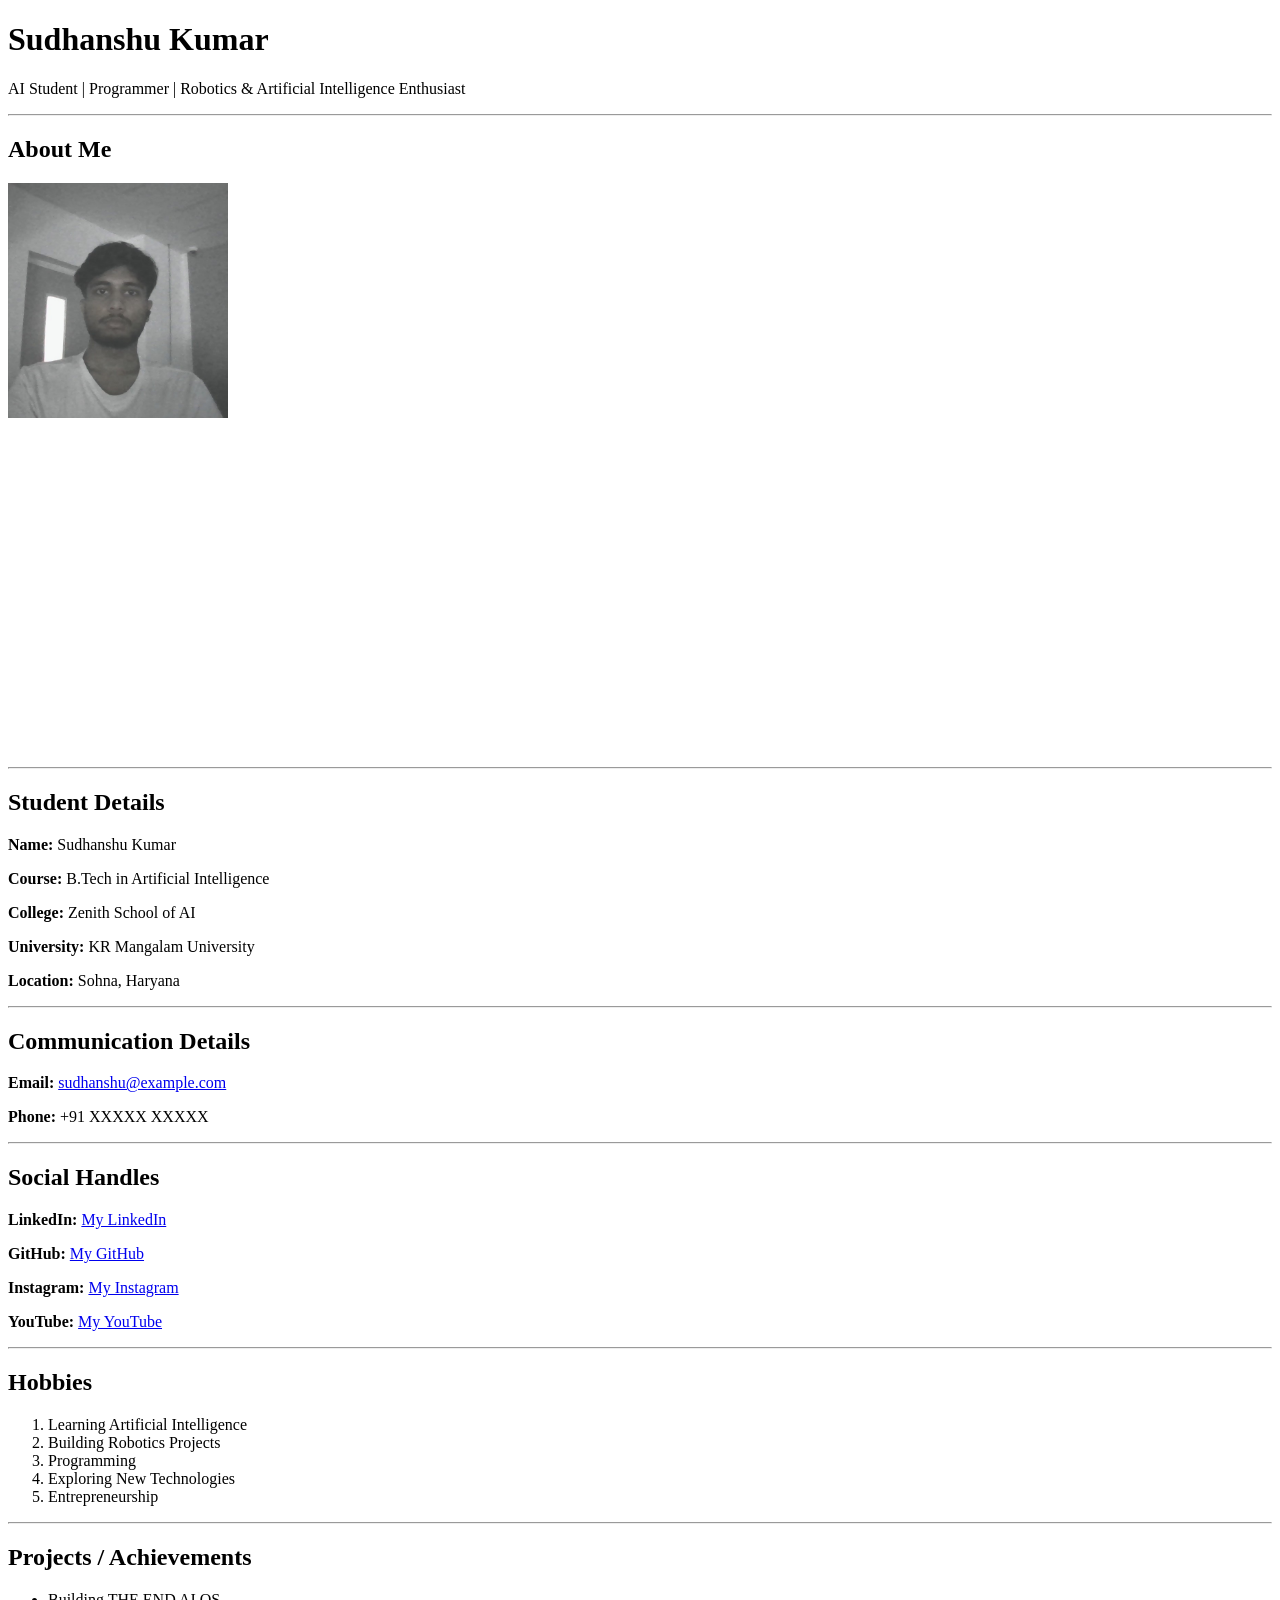
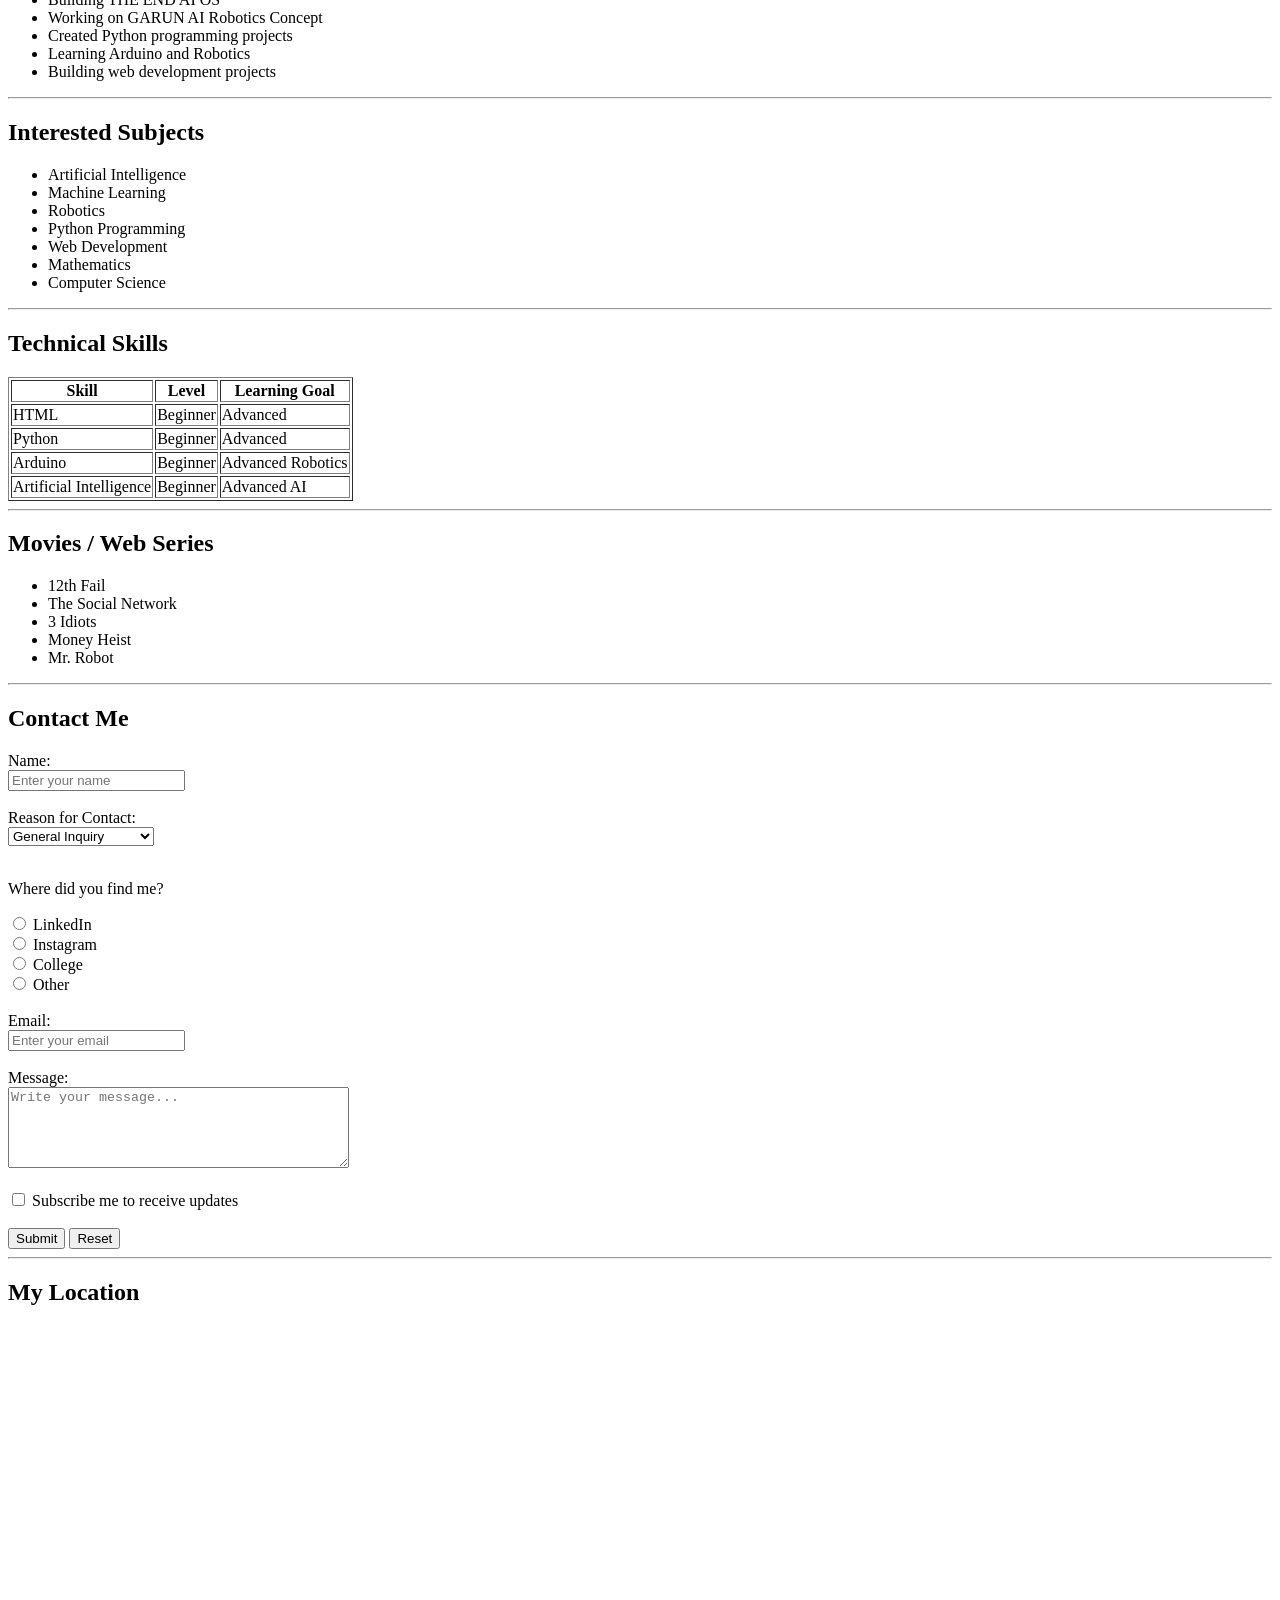
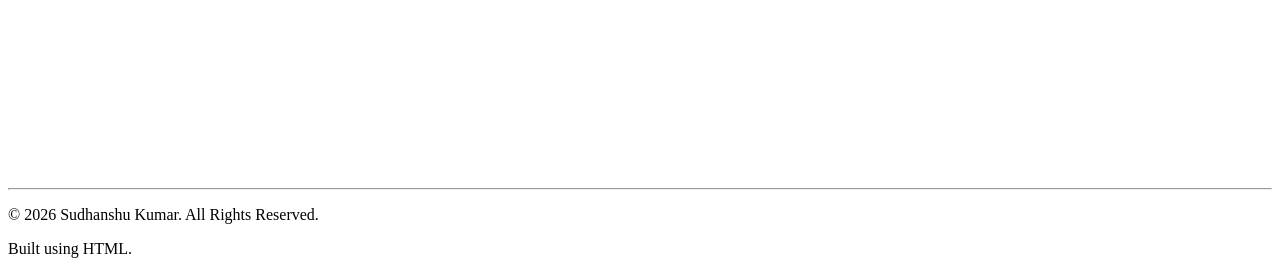
<file: 1.firstweb.html>
<!DOCTYPE html>
<html lang="en">

<head>
    <meta charset="UTF-8">
    <meta name="viewport" content="width=device-width, initial-scale=1.0">
    

    <title>Sudhanshu Kumar's Portfolio</title>
</head>

<body>

    <!-- 
         HEADER
     -->

    <header>

        <h1>Sudhanshu Kumar</h1>

        <p>
            AI Student | Programmer | Robotics & Artificial Intelligence Enthusiast
        </p>

        <hr>

    </header>


    <!-- 
         PROFILE + CAMPUS
     -->

    <section>

        <h2>About Me</h2>

        <img src="WIN_20260916_11_21_37_Pro.jpg" alt="Sudhanshu Kumar" width="220">

        <br><br>

<iframe width="560" height="315" src="https://www.youtube.com/embed/l79ATpmLRzE?si=Ukb9HYcbG9ZE6aG8"
    title="YouTube video player" frameborder="0"
    allow="accelerometer; autoplay; clipboard-write; encrypted-media; gyroscope; picture-in-picture; web-share"
    referrerpolicy="strict-origin-when-cross-origin" allowfullscreen></iframe>        </iframe>

    </section>


    <hr>


    <!-- 
         STUDENT DETAILS
     -->

    <section>

        <h2>Student Details</h2>

        <p>
            <strong>Name:</strong>
            Sudhanshu Kumar
        </p>

        <p>
            <strong>Course:</strong>
            B.Tech in Artificial Intelligence
        </p>

        <p>
            <strong>College:</strong>
            Zenith School of AI
        </p>

        <p>
            <strong>University:</strong>
            KR Mangalam University
        </p>

        <p>
            <strong>Location:</strong>
            Sohna, Haryana
        </p>

    </section>


    <hr>


    <!-- 
         COMMUNICATION DETAILS
     -->

    <section>

        <h2>Communication Details</h2>

        <p>
            <strong>Email:</strong>
            <a href="mailto:sudhanshu@example.com">
                sudhanshu@example.com
            </a>
        </p>

        <p>
            <strong>Phone:</strong>
            +91 XXXXX XXXXX
        </p>

    </section>


    <hr>


    <!-- 
         SOCIAL HANDLES
     -->

    <section>

        <h2>Social Handles</h2>

        <p>
            <strong>LinkedIn:</strong>
            <a href="https://www.linkedin.com/" target="_blank">
                My LinkedIn
            </a>
        </p>

        <p>
            <strong>GitHub:</strong>
            <a href="https://github.com/" target="_blank">
                My GitHub
            </a>
        </p>

        <p>
            <strong>Instagram:</strong>
            <a href="https://www.instagram.com/" target="_blank">
                My Instagram
            </a>
        </p>

        <p>
            <strong>YouTube:</strong>
            <a href="https://www.youtube.com/" target="_blank">
                My YouTube
            </a>
        </p>

    </section>


    <hr>


    <!-- 
         HOBBIES
     -->

    <section>

        <h2>Hobbies</h2>

        <ol>

            <li>Learning Artificial Intelligence</li>

            <li>Building Robotics Projects</li>

            <li>Programming</li>

            <li>Exploring New Technologies</li>

            <li>Entrepreneurship</li>

        </ol>

    </section>


    <hr>


    <!-- 
         PROJECTS
     -->

    <section>

        <h2>Projects / Achievements</h2>

        <ul>

            <li>
                Building THE END AI OS
            </li>

            <li>
                Working on GARUN AI Robotics Concept
            </li>

            <li>
                Created Python programming projects
            </li>

            <li>
                Learning Arduino and Robotics
            </li>

            <li>
                Building web development projects
            </li>

        </ul>

    </section>


    <hr>


    <!-- 
         INTERESTED SUBJECTS
     -->

    <section>

        <h2>Interested Subjects</h2>

        <ul>

            <li>Artificial Intelligence</li>

            <li>Machine Learning</li>

            <li>Robotics</li>

            <li>Python Programming</li>

            <li>Web Development</li>

            <li>Mathematics</li>

            <li>Computer Science</li>

        </ul>

    </section>


    <hr>


    <!-- 
         SKILLS
     -->

    <section>

        <h2>Technical Skills</h2>

        <table border="1">

            <tr>
                <th>Skill</th>
                <th>Level</th>
                <th>Learning Goal</th>
            </tr>

            <tr>
                <td>HTML</td>
                <td>Beginner</td>
                <td>Advanced</td>
            </tr>

            <tr>
                <td>Python</td>
                <td>Beginner</td>
                <td>Advanced</td>
            </tr>

            <tr>
                <td>Arduino</td>
                <td>Beginner</td>
                <td>Advanced Robotics</td>
            </tr>

            <tr>
                <td>Artificial Intelligence</td>
                <td>Beginner</td>
                <td>Advanced AI</td>
            </tr>

        </table>

    </section>


    <hr>


    <!-- 
         MOVIES / WEB SERIES
     -->

    <section>

        <h2>Movies / Web Series</h2>

        <ul>

            <li>12th Fail</li>

            <li>The Social Network</li>

            <li>3 Idiots</li>

            <li>Money Heist</li>

            <li>Mr. Robot</li>

        </ul>

    </section>


    <hr>


    <!-- 
         CONTACT FORM
     -->

    <section>

        <h2>Contact Me</h2>

        <form>

            <!-- Name -->

            <label for="name">
                Name:
            </label>

            <br>

            <input type="text" id="name" name="name" placeholder="Enter your name">

            <br><br>


            <!-- Reason -->

            <label for="reason">
                Reason for Contact:
            </label>

            <br>

            <select id="reason" name="reason">

                <option>General Inquiry</option>

                <option>Project Collaboration</option>

                <option>Internship</option>

                <option>Feedback</option>

                <option>Other</option>

            </select>

            <br><br>


            <!-- Where found -->

            <p>
                Where did you find me?
            </p>

            <input type="radio" id="linkedin" name="source" value="LinkedIn">

            <label for="linkedin">
                LinkedIn
            </label>

            <br>


            <input type="radio" id="instagram" name="source" value="Instagram">

            <label for="instagram">
                Instagram
            </label>

            <br>


            <input type="radio" id="college" name="source" value="College">

            <label for="college">
                College
            </label>

            <br>


            <input type="radio" id="other" name="source" value="Other">

            <label for="other">
                Other
            </label>

            <br><br>


            <!-- Email -->

            <label for="email">
                Email:
            </label>

            <br>

            <input type="email" id="email" name="email" placeholder="Enter your email">

            <br><br>


            <!-- Message -->

            <label for="message">
                Message:
            </label>

            <br>

            <textarea id="message" name="message" rows="5" cols="40" placeholder="Write your message..."></textarea>

            <br><br>


            <!-- Checkbox -->

            <input type="checkbox" id="updates" name="updates">

            <label for="updates">
                Subscribe me to receive updates
            </label>

            <br><br>


            <!-- Submit -->

            <input type="submit" value="Submit">

            <input type="reset" value="Reset">

        </form>

    </section>


    <hr>


    <!-- 
         HOME ADDRESS
     -->

<section>

    <h2>My Location</h2>

    <iframe src="https://www.google.com/maps/embed?pb=27.136001, 84.060271" width="600" height="450" style="border:0;"
        allowfullscreen="" loading="lazy">
    </iframe>

</section>


    <hr>


    <!-- 
         FOOTER
     -->

    <footer>

        <p>
            © 2026 Sudhanshu Kumar. All Rights Reserved.
        </p>

        <p>
            Built using HTML.
        </p>

    </footer>


</body>

</html>
</file>
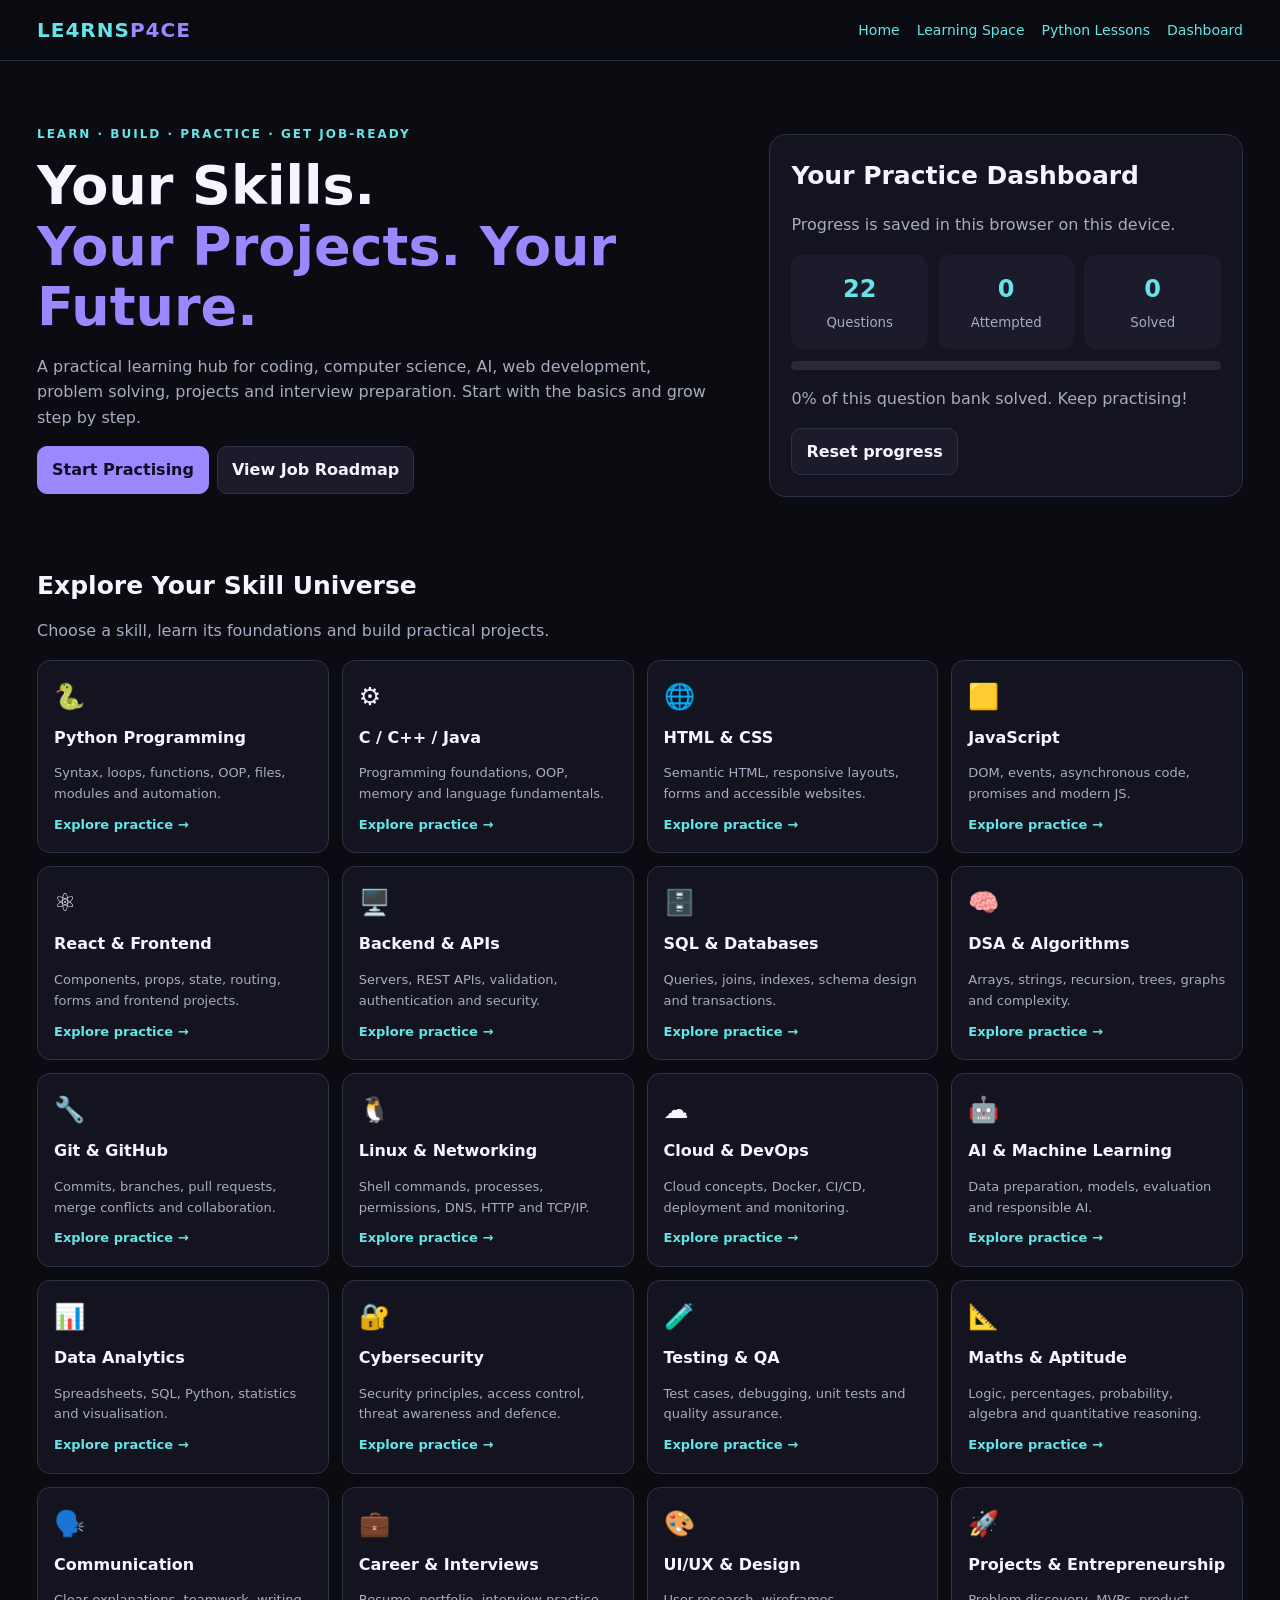
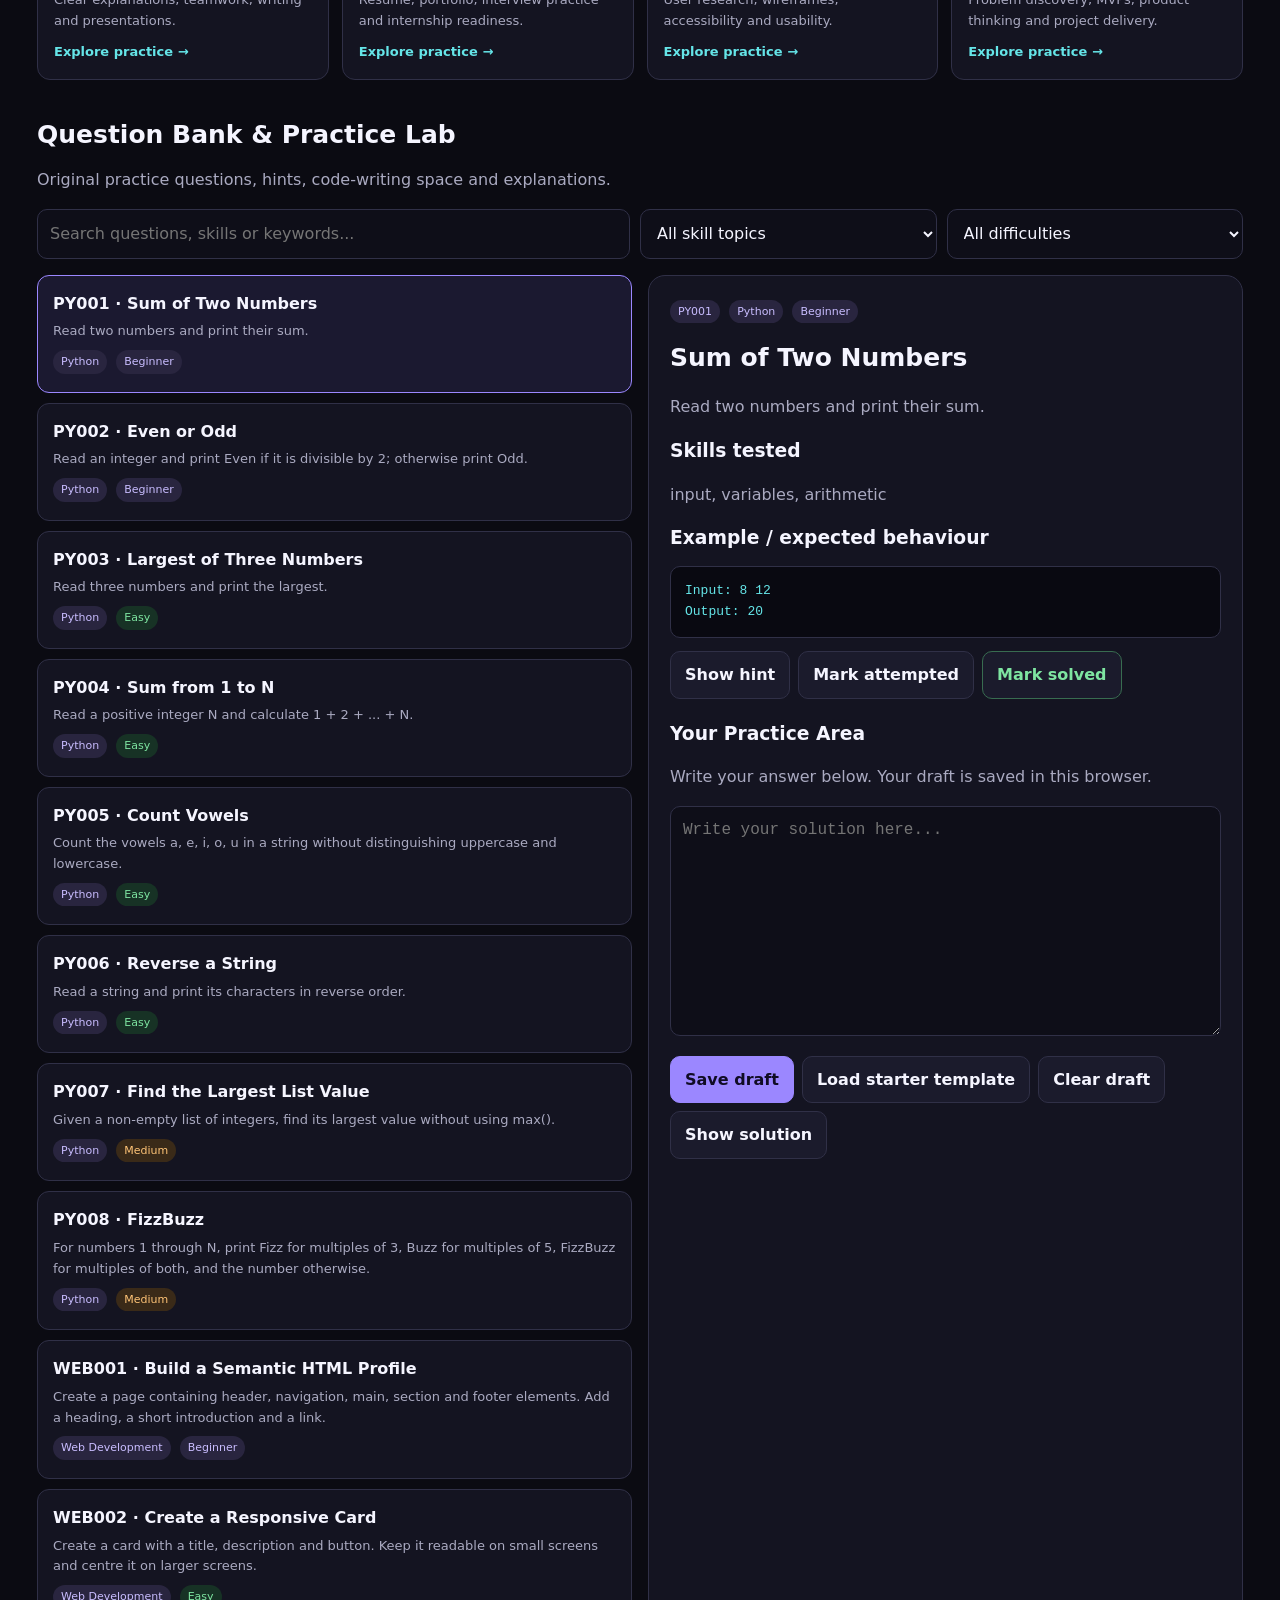
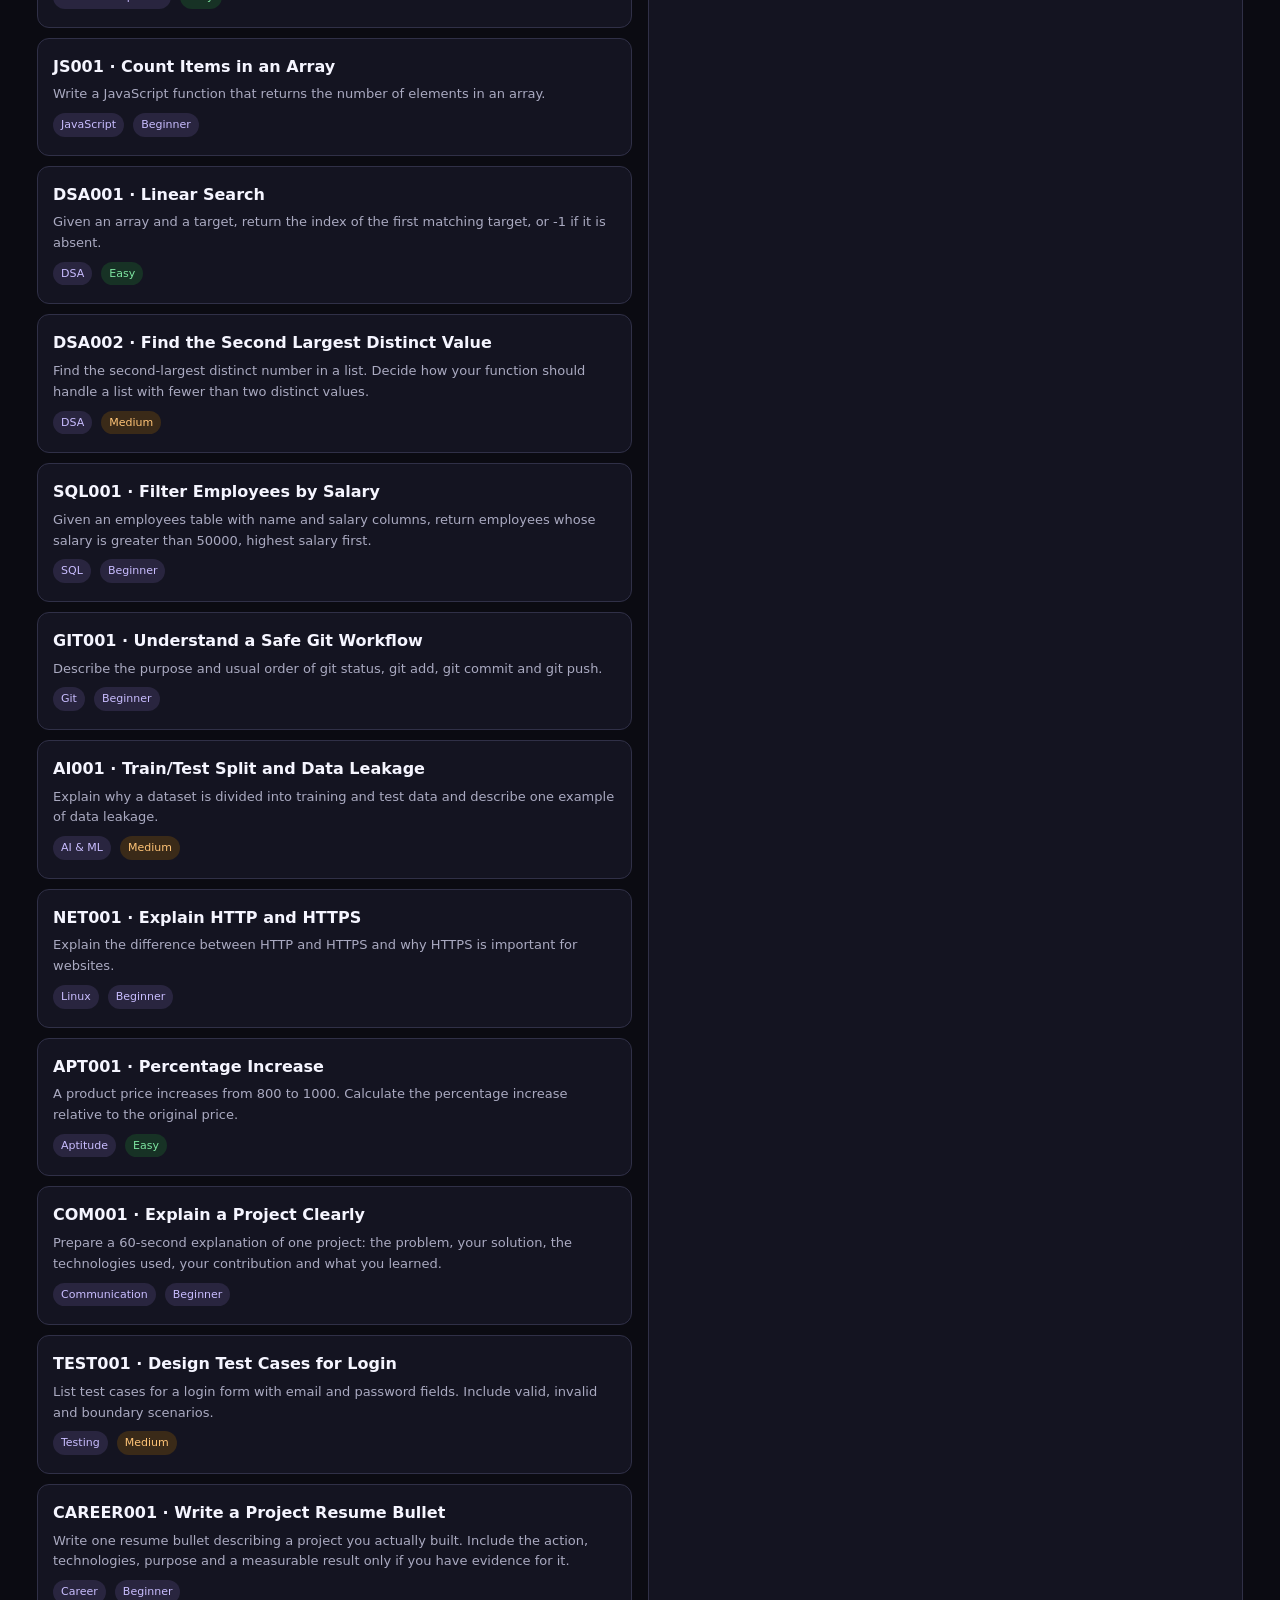
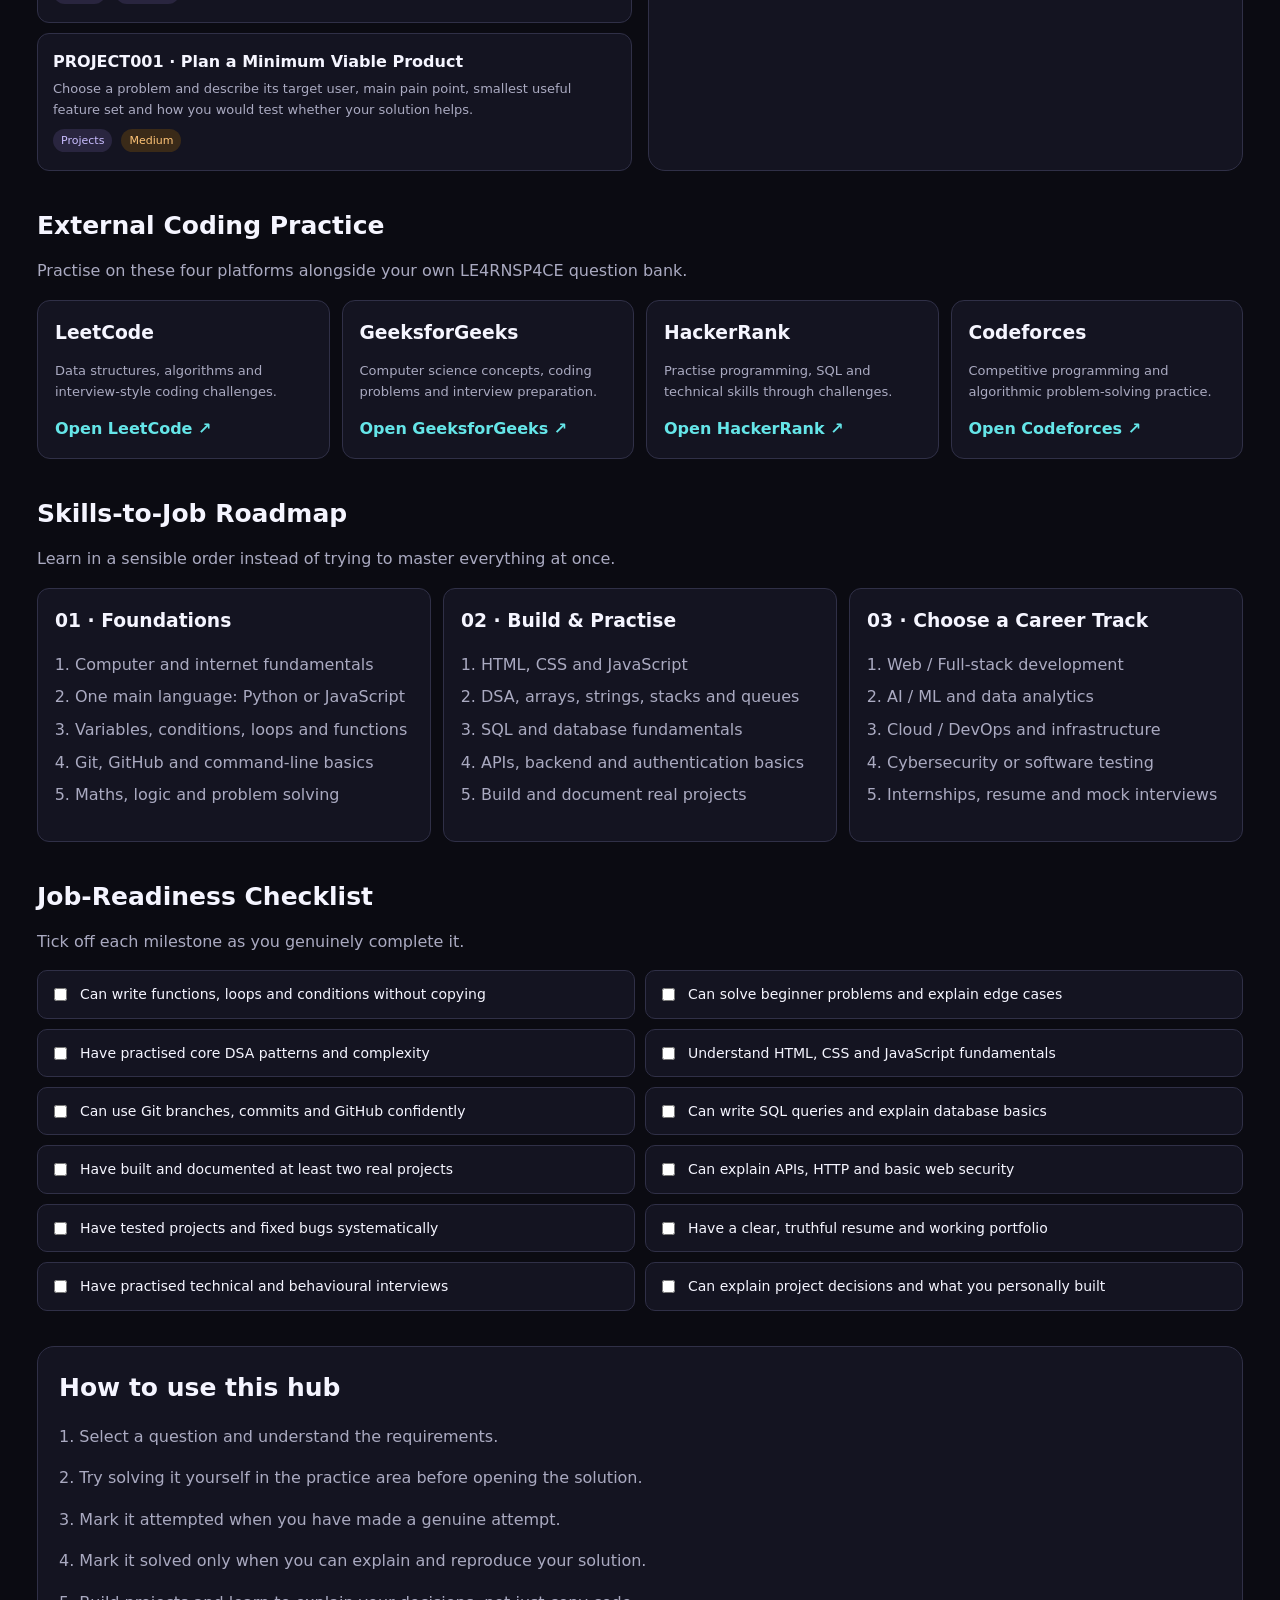
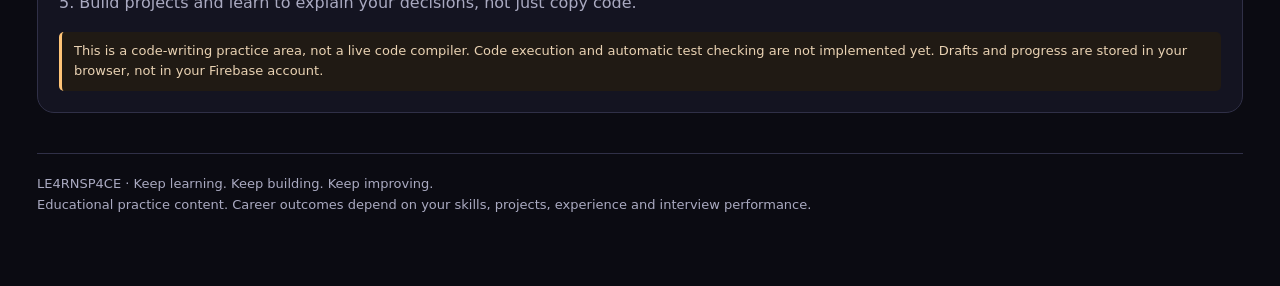
<file: coding-practice.html>
<!DOCTYPE html>
<html lang="en">
<head>
  <meta charset="UTF-8">
  <meta name="viewport" content="width=device-width, initial-scale=1.0">
  <meta name="theme-color" content="#0b0b12">
  <meta name="description" content="LE4RNSP4CE skill development, coding practice, interview preparation and job readiness hub.">
  <title>Skill & Practice Hub | LE4RNSP4CE</title>

  <style>
    :root {
      --bg: #0b0b12;
      --panel: #141421;
      --panel2: #1b1b2c;
      --border: #303047;
      --text: #f5f5ff;
      --muted: #aaaac1;
      --purple: #9b87ff;
      --cyan: #65e5e8;
      --green: #7ee5a1;
      --orange: #ffc477;
      --red: #ff8b9b;
    }

    * { box-sizing: border-box; }

    body {
      margin: 0;
      background: var(--bg);
      color: var(--text);
      font-family: Inter, system-ui, -apple-system, Segoe UI, sans-serif;
      line-height: 1.6;
    }

    a { color: var(--cyan); text-decoration: none; }
    a:hover { text-decoration: underline; }
    button, input, select, textarea { font: inherit; }
    button { cursor: pointer; }

    .topbar {
      position: sticky;
      top: 0;
      z-index: 10;
      background: rgba(11,11,18,.94);
      backdrop-filter: blur(14px);
      border-bottom: 1px solid var(--border);
    }

    .nav {
      max-width: 1250px;
      margin: auto;
      padding: 14px 22px;
      display: flex;
      align-items: center;
      justify-content: space-between;
      gap: 16px;
      flex-wrap: wrap;
    }

    .brand { font-weight: 900; letter-spacing: 1px; font-size: 20px; }
    .brand span { color: var(--purple); }
    .navlinks { display: flex; gap: 17px; flex-wrap: wrap; font-size: 14px; }

    .container { max-width: 1250px; margin: auto; padding: 26px 22px 70px; }

    .hero {
      padding: 38px 0 25px;
      display: grid;
      grid-template-columns: 1.5fr 1fr;
      gap: 22px;
      align-items: center;
    }

    .eyebrow { color: var(--cyan); font-size: 12px; font-weight: 800; letter-spacing: 2px; }
    h1 { font-size: clamp(32px, 5vw, 54px); line-height: 1.12; margin: 12px 0; }
    h1 span { color: var(--purple); }
    h2 { font-size: 25px; margin: 0 0 12px; }
    h3 { margin: 0 0 8px; }
    p { color: var(--muted); }
    .hero p { max-width: 680px; }

    .panel {
      background: var(--panel);
      border: 1px solid var(--border);
      border-radius: 17px;
      padding: 21px;
      min-width: 0;
    }

    .stats { display: grid; grid-template-columns: repeat(3, 1fr); gap: 10px; margin-top: 18px; }
    .stat { background: var(--panel2); padding: 15px 10px; border-radius: 12px; text-align: center; }
    .stat strong { display: block; font-size: 24px; color: var(--cyan); }
    .stat small { color: var(--muted); }

    .progress-track { height: 9px; background: #29293a; border-radius: 99px; overflow: hidden; margin-top: 12px; }
    .progress-fill { height: 100%; width: 0; background: linear-gradient(90deg, var(--purple), var(--cyan)); transition: width .2s; }

    .button {
      display: inline-flex;
      align-items: center;
      justify-content: center;
      border: 1px solid var(--border);
      background: var(--panel2);
      color: var(--text);
      border-radius: 10px;
      padding: 10px 14px;
      font-weight: 700;
      text-decoration: none;
    }

    .button.primary { background: var(--purple); color: #100c24; border-color: var(--purple); }
    .button.success { color: var(--green); border-color: #386c50; }
    .button:focus-visible, input:focus-visible, select:focus-visible, textarea:focus-visible {
      outline: 2px solid var(--cyan); outline-offset: 2px;
    }

    .section { margin-top: 35px; scroll-margin-top: 85px; }
    .section-heading { display: flex; justify-content: space-between; align-items: end; gap: 15px; flex-wrap: wrap; margin-bottom: 16px; }
    .section-heading p { margin: 4px 0 0; }

    .skill-grid { display: grid; grid-template-columns: repeat(4, 1fr); gap: 13px; }
    .skill-card { background: var(--panel); border: 1px solid var(--border); border-radius: 13px; padding: 16px; }
    .skill-card .emoji { font-size: 25px; }
    .skill-card h3 { margin-top: 8px; font-size: 16px; }
    .skill-card p { font-size: 13px; margin-bottom: 0; }
    .skill-card a { display: inline-block; margin-top: 10px; font-size: 13px; font-weight: 700; }

    .filters { display: grid; grid-template-columns: 2fr 1fr 1fr; gap: 10px; margin: 16px 0; }
    input, select, textarea {
      width: 100%;
      background: #0e0e18;
      color: var(--text);
      border: 1px solid var(--border);
      border-radius: 10px;
      padding: 11px 12px;
    }

    .question-layout { display: grid; grid-template-columns: minmax(0, 1fr) minmax(0, 1fr); gap: 16px; }
    .question-list { display: grid; gap: 10px; align-content: start; }
    .question-item {
      width: 100%; text-align: left; background: var(--panel);
      color: var(--text); border: 1px solid var(--border);
      border-radius: 12px; padding: 15px;
    }
    .question-item.active { border-color: var(--purple); background: #1b1930; }
    .question-item p { font-size: 13px; margin: 5px 0; }
    .question-item small { color: var(--muted); }
    .tag { display: inline-block; font-size: 11px; padding: 3px 8px; border-radius: 30px; background: #29253f; color: #c9bdff; margin: 3px 4px 3px 0; }
    .tag.easy { color: var(--green); background: #173225; }
    .tag.medium { color: var(--orange); background: #3a2a18; }
    .tag.hard { color: var(--red); background: #3a2028; }
    .question-content { min-height: 300px; }
    .question-content pre, .solution pre {
      white-space: pre-wrap; overflow-wrap: anywhere; background: #090911;
      border: 1px solid var(--border); padding: 14px; border-radius: 10px;
      color: var(--cyan); font-size: 13px;
    }

    .editor { min-height: 230px; resize: vertical; font-family: Consolas, monospace; line-height: 1.6; }
    .actions { display: flex; flex-wrap: wrap; gap: 8px; margin: 12px 0; }
    .note { border-left: 3px solid var(--orange); padding: 9px 12px; background: #201a14; border-radius: 5px; font-size: 13px; color: #e9d2b3; }
    .success-note { border-left-color: var(--green); background: #12251a; color: #c6f5d4; }
    .solution { border-top: 1px solid var(--border); margin-top: 18px; padding-top: 15px; }
    .hidden { display: none !important; }

    .external-grid { display: grid; grid-template-columns: repeat(4, 1fr); gap: 12px; }
    .external-card { background: var(--panel); border: 1px solid var(--border); padding: 17px; border-radius: 13px; }
    .external-card p { font-size: 13px; }
    .external-card a { font-weight: 800; }

    .roadmap { display: grid; grid-template-columns: repeat(3, 1fr); gap: 12px; }
    .roadmap article { padding: 17px; border-radius: 12px; background: var(--panel); border: 1px solid var(--border); }
    .roadmap ol { padding-left: 20px; color: var(--muted); }
    .roadmap li { margin: 7px 0; }

    .checklist { display: grid; grid-template-columns: repeat(2, 1fr); gap: 10px; }
    .check-row { display: flex; gap: 10px; align-items: flex-start; background: var(--panel); border: 1px solid var(--border); padding: 12px; border-radius: 10px; }
    .check-row input { width: auto; margin-top: 5px; accent-color: var(--purple); }
    .check-row span { font-size: 14px; }
    .footer { margin-top: 40px; padding-top: 20px; border-top: 1px solid var(--border); color: var(--muted); font-size: 13px; }

    @media (max-width: 900px) {
      .hero, .question-layout { grid-template-columns: 1fr; }
      .skill-grid { grid-template-columns: repeat(2, 1fr); }
      .external-grid { grid-template-columns: repeat(2, 1fr); }
      .roadmap { grid-template-columns: 1fr; }
    }

    @media (max-width: 540px) {
      .container { padding: 18px 14px 50px; }
      .nav { padding: 12px 14px; }
      .skill-grid, .external-grid, .checklist, .filters { grid-template-columns: 1fr; }
      .stats { grid-template-columns: repeat(3, 1fr); }
      .stat strong { font-size: 19px; }
    }
  </style>
</head>

<body>
  <header class="topbar">
    <nav class="nav">
      <a class="brand" href="index.html">LE4RNS<span>P4CE</span></a>
      <div class="navlinks">
        <a href="index.html">Home</a>
        <a href="learning-space.html">Learning Space</a>
        <a href="python-learning.html">Python Lessons</a>
        <a href="dashboard.html">Dashboard</a>
      </div>
    </nav>
  </header>

  <main class="container">
    <section class="hero">
      <div>
        <div class="eyebrow">LEARN · BUILD · PRACTICE · GET JOB-READY</div>
        <h1>Your Skills.<br><span>Your Projects. Your Future.</span></h1>
        <p>
          A practical learning hub for coding, computer science, AI, web development,
          problem solving, projects and interview preparation. Start with the basics
          and grow step by step.
        </p>
        <div class="actions">
          <a class="button primary" href="#questions">Start Practising</a>
          <a class="button" href="#roadmap">View Job Roadmap</a>
        </div>
      </div>

      <div class="panel">
        <h2>Your Practice Dashboard</h2>
        <p>Progress is saved in this browser on this device.</p>
        <div class="stats">
          <div class="stat"><strong id="totalCount">0</strong><small>Questions</small></div>
          <div class="stat"><strong id="attemptCount">0</strong><small>Attempted</small></div>
          <div class="stat"><strong id="solvedCount">0</strong><small>Solved</small></div>
        </div>
        <div class="progress-track"><div class="progress-fill" id="progressFill"></div></div>
        <p id="progressText">Keep going — every problem teaches you something.</p>
        <button class="button" id="resetProgress" type="button">Reset progress</button>
      </div>
    </section>

    <section class="section" id="skills">
      <div class="section-heading">
        <div>
          <h2>Explore Your Skill Universe</h2>
          <p>Choose a skill, learn its foundations and build practical projects.</p>
        </div>
      </div>
      <div class="skill-grid" id="skillGrid"></div>
    </section>

    <section class="section" id="questions">
      <div class="section-heading">
        <div>
          <h2>Question Bank & Practice Lab</h2>
          <p>Original practice questions, hints, code-writing space and explanations.</p>
        </div>
      </div>

      <div class="filters">
        <input id="searchInput" type="search" placeholder="Search questions, skills or keywords...">
        <select id="topicFilter" aria-label="Filter by topic">
          <option value="all">All skill topics</option>
        </select>
        <select id="difficultyFilter" aria-label="Filter by difficulty">
          <option value="all">All difficulties</option>
          <option value="Beginner">Beginner</option>
          <option value="Easy">Easy</option>
          <option value="Medium">Medium</option>
          <option value="Advanced">Advanced</option>
        </select>
      </div>

      <div class="question-layout">
        <div>
          <div id="questionList" class="question-list"></div>
          <p id="emptyMessage" class="hidden">No matching questions. Try another search or filter.</p>
        </div>

        <div class="panel question-content" id="questionDetail" aria-live="polite">
          <h2>Select a question</h2>
          <p>Choose a question on the left to see the task, hints, practice area and solution.</p>
        </div>
      </div>
    </section>

    <section class="section" id="external">
      <div class="section-heading">
        <div>
          <h2>External Coding Practice</h2>
          <p>Practise on these four platforms alongside your own LE4RNSP4CE question bank.</p>
        </div>
      </div>
      <div class="external-grid">
        <article class="external-card">
          <h3>LeetCode</h3>
          <p>Data structures, algorithms and interview-style coding challenges.</p>
          <a href="https://leetcode.com/" target="_blank" rel="noopener noreferrer">Open LeetCode ↗</a>
        </article>
        <article class="external-card">
          <h3>GeeksforGeeks</h3>
          <p>Computer science concepts, coding problems and interview preparation.</p>
          <a href="https://www.geeksforgeeks.org/" target="_blank" rel="noopener noreferrer">Open GeeksforGeeks ↗</a>
        </article>
        <article class="external-card">
          <h3>HackerRank</h3>
          <p>Practise programming, SQL and technical skills through challenges.</p>
          <a href="https://www.hackerrank.com/" target="_blank" rel="noopener noreferrer">Open HackerRank ↗</a>
        </article>
        <article class="external-card">
          <h3>Codeforces</h3>
          <p>Competitive programming and algorithmic problem-solving practice.</p>
          <a href="https://codeforces.com/" target="_blank" rel="noopener noreferrer">Open Codeforces ↗</a>
        </article>
      </div>
    </section>

    <section class="section" id="roadmap">
      <div class="section-heading">
        <div>
          <h2>Skills-to-Job Roadmap</h2>
          <p>Learn in a sensible order instead of trying to master everything at once.</p>
        </div>
      </div>

      <div class="roadmap">
        <article>
          <h3>01 · Foundations</h3>
          <ol>
            <li>Computer and internet fundamentals</li>
            <li>One main language: Python or JavaScript</li>
            <li>Variables, conditions, loops and functions</li>
            <li>Git, GitHub and command-line basics</li>
            <li>Maths, logic and problem solving</li>
          </ol>
        </article>
        <article>
          <h3>02 · Build & Practise</h3>
          <ol>
            <li>HTML, CSS and JavaScript</li>
            <li>DSA, arrays, strings, stacks and queues</li>
            <li>SQL and database fundamentals</li>
            <li>APIs, backend and authentication basics</li>
            <li>Build and document real projects</li>
          </ol>
        </article>
        <article>
          <h3>03 · Choose a Career Track</h3>
          <ol>
            <li>Web / Full-stack development</li>
            <li>AI / ML and data analytics</li>
            <li>Cloud / DevOps and infrastructure</li>
            <li>Cybersecurity or software testing</li>
            <li>Internships, resume and mock interviews</li>
          </ol>
        </article>
      </div>
    </section>

    <section class="section" id="job-checklist">
      <div class="section-heading">
        <div>
          <h2>Job-Readiness Checklist</h2>
          <p>Tick off each milestone as you genuinely complete it.</p>
        </div>
      </div>
      <div class="checklist" id="checklist"></div>
    </section>

    <section class="section">
      <div class="panel">
        <h2>How to use this hub</h2>
        <p>1. Select a question and understand the requirements.</p>
        <p>2. Try solving it yourself in the practice area before opening the solution.</p>
        <p>3. Mark it attempted when you have made a genuine attempt.</p>
        <p>4. Mark it solved only when you can explain and reproduce your solution.</p>
        <p>5. Build projects and learn to explain your decisions, not just copy code.</p>
        <div class="note">This is a code-writing practice area, not a live code compiler. Code execution and automatic test checking are not implemented yet. Drafts and progress are stored in your browser, not in your Firebase account.</div>
      </div>
    </section>

    <footer class="footer">
      LE4RNSP4CE · Keep learning. Keep building. Keep improving.
      <br>Educational practice content. Career outcomes depend on your skills, projects, experience and interview performance.
    </footer>
  </main>

  <script>
    "use strict";

    const skills = [
      { icon: "🐍", name: "Python Programming", text: "Syntax, loops, functions, OOP, files, modules and automation.", topic: "Python" },
      { icon: "⚙️", name: "C / C++ / Java", text: "Programming foundations, OOP, memory and language fundamentals.", topic: "Programming" },
      { icon: "🌐", name: "HTML & CSS", text: "Semantic HTML, responsive layouts, forms and accessible websites.", topic: "Web Development" },
      { icon: "🟨", name: "JavaScript", text: "DOM, events, asynchronous code, promises and modern JS.", topic: "JavaScript" },
      { icon: "⚛️", name: "React & Frontend", text: "Components, props, state, routing, forms and frontend projects.", topic: "Frontend" },
      { icon: "🖥️", name: "Backend & APIs", text: "Servers, REST APIs, validation, authentication and security.", topic: "Backend" },
      { icon: "🗄️", name: "SQL & Databases", text: "Queries, joins, indexes, schema design and transactions.", topic: "SQL" },
      { icon: "🧠", name: "DSA & Algorithms", text: "Arrays, strings, recursion, trees, graphs and complexity.", topic: "DSA" },
      { icon: "🔧", name: "Git & GitHub", text: "Commits, branches, pull requests, merge conflicts and collaboration.", topic: "Git" },
      { icon: "🐧", name: "Linux & Networking", text: "Shell commands, processes, permissions, DNS, HTTP and TCP/IP.", topic: "Linux" },
      { icon: "☁️", name: "Cloud & DevOps", text: "Cloud concepts, Docker, CI/CD, deployment and monitoring.", topic: "Cloud & DevOps" },
      { icon: "🤖", name: "AI & Machine Learning", text: "Data preparation, models, evaluation and responsible AI.", topic: "AI & ML" },
      { icon: "📊", name: "Data Analytics", text: "Spreadsheets, SQL, Python, statistics and visualisation.", topic: "Data Analytics" },
      { icon: "🔐", name: "Cybersecurity", text: "Security principles, access control, threat awareness and defence.", topic: "Cybersecurity" },
      { icon: "🧪", name: "Testing & QA", text: "Test cases, debugging, unit tests and quality assurance.", topic: "Testing" },
      { icon: "📐", name: "Maths & Aptitude", text: "Logic, percentages, probability, algebra and quantitative reasoning.", topic: "Aptitude" },
      { icon: "🗣️", name: "Communication", text: "Clear explanations, teamwork, writing and presentations.", topic: "Communication" },
      { icon: "💼", name: "Career & Interviews", text: "Resume, portfolio, interview practice and internship readiness.", topic: "Career" },
      { icon: "🎨", name: "UI/UX & Design", text: "User research, wireframes, accessibility and usability.", topic: "UI/UX" },
      { icon: "🚀", name: "Projects & Entrepreneurship", text: "Problem discovery, MVPs, product thinking and project delivery.", topic: "Projects" }
    ];

    const questions = [
      {
        id: "PY001", title: "Sum of Two Numbers", topic: "Python", difficulty: "Beginner",
        skills: "input, variables, arithmetic",
        description: "Read two numbers and print their sum.",
        example: "Input: 8 12\nOutput: 20",
        hint: "Read the values, convert them to numbers and use the + operator.",
        starter: "# Read two numbers\n# Calculate their sum\n# Print the result\n",
        solution: "a = int(input())\nb = int(input())\nprint(a + b)",
        explanation: "input() reads text. int() converts it to an integer. The + operator adds the two values.",
        test: "Try 8 and 12. The expected sum is 20."
      },
      {
        id: "PY002", title: "Even or Odd", topic: "Python", difficulty: "Beginner",
        skills: "if/else, modulo",
        description: "Read an integer and print Even if it is divisible by 2; otherwise print Odd.",
        example: "Input: 7\nOutput: Odd",
        hint: "The modulo operator % gives the remainder after division.",
        starter: "n = int(input())\n# Check whether n is even or odd\n",
        solution: "n = int(input())\nif n % 2 == 0:\n    print('Even')\nelse:\n    print('Odd')",
        explanation: "An even integer has remainder 0 when divided by 2.",
        test: "Try 8 (Even), 7 (Odd) and 0 (Even)."
      },
      {
        id: "PY003", title: "Largest of Three Numbers", topic: "Python", difficulty: "Easy",
        skills: "conditions, comparisons",
        description: "Read three numbers and print the largest.",
        example: "Input: 4 17 9\nOutput: 17",
        hint: "Compare the numbers, or use Python's max() function.",
        starter: "a = int(input())\nb = int(input())\nc = int(input())\n# Find and print the largest\n",
        solution: "a = int(input())\nb = int(input())\nc = int(input())\nprint(max(a, b, c))",
        explanation: "max() returns the greatest value among the supplied arguments.",
        test: "Try 4, 17, 9. Also test three equal numbers."
      },
      {
        id: "PY004", title: "Sum from 1 to N", topic: "Python", difficulty: "Easy",
        skills: "loops, accumulation",
        description: "Read a positive integer N and calculate 1 + 2 + ... + N.",
        example: "Input: 5\nOutput: 15",
        hint: "Start a total at 0 and add each number from 1 through N.",
        starter: "n = int(input())\ntotal = 0\n# Use a loop to calculate the sum\n",
        solution: "n = int(input())\ntotal = 0\nfor i in range(1, n + 1):\n    total += i\nprint(total)",
        explanation: "range(1, n + 1) includes 1 through n. total += i adds each current number to the running total.",
        test: "For N = 5, the total should be 15."
      },
      {
        id: "PY005", title: "Count Vowels", topic: "Python", difficulty: "Easy",
        skills: "strings, loops",
        description: "Count the vowels a, e, i, o, u in a string without distinguishing uppercase and lowercase.",
        example: "Input: Education\nOutput: 5",
        hint: "Convert the string to lowercase and check each character against 'aeiou'.",
        starter: "text = input().lower()\ncount = 0\n# Count vowels\n",
        solution: "text = input().lower()\ncount = 0\nfor char in text:\n    if char in 'aeiou':\n        count += 1\nprint(count)",
        explanation: "lower() standardises letter case. The in operator checks whether each character belongs to the vowel string.",
        test: "Education has 5 vowels. A string without vowels should return 0."
      },
      {
        id: "PY006", title: "Reverse a String", topic: "Python", difficulty: "Easy",
        skills: "strings, slicing",
        description: "Read a string and print its characters in reverse order.",
        example: "Input: hello\nOutput: olleh",
        hint: "Python slicing supports a step of -1.",
        starter: "text = input()\n# Print the reversed string\n",
        solution: "text = input()\nprint(text[::-1])",
        explanation: "The slice [::-1] traverses the string backwards.",
        test: "Try hello, Python and a one-character string."
      },
      {
        id: "PY007", title: "Find the Largest List Value", topic: "Python", difficulty: "Medium",
        skills: "lists, iteration",
        description: "Given a non-empty list of integers, find its largest value without using max().",
        example: "Input: [3, 11, 2, 8]\nOutput: 11",
        hint: "Assume the first item is largest, then compare every remaining item.",
        starter: "numbers = [3, 11, 2, 8]\nlargest = numbers[0]\n# Compare the remaining values\n",
        solution: "numbers = [3, 11, 2, 8]\nlargest = numbers[0]\nfor number in numbers[1:]:\n    if number > largest:\n        largest = number\nprint(largest)",
        explanation: "The variable largest stores the biggest value encountered so far.",
        test: "Try a list of negative numbers to ensure your initial value is chosen correctly."
      },
      {
        id: "PY008", title: "FizzBuzz", topic: "Python", difficulty: "Medium",
        skills: "loops, conditions, modulo",
        description: "For numbers 1 through N, print Fizz for multiples of 3, Buzz for multiples of 5, FizzBuzz for multiples of both, and the number otherwise.",
        example: "For N = 5:\n1\n2\nFizz\n4\nBuzz",
        hint: "Check divisibility by both 3 and 5 before checking each one separately.",
        starter: "n = int(input())\n# Loop from 1 to n\n# Check divisibility in the correct order\n",
        solution: "n = int(input())\nfor i in range(1, n + 1):\n    if i % 15 == 0:\n        print('FizzBuzz')\n    elif i % 3 == 0:\n        print('Fizz')\n    elif i % 5 == 0:\n        print('Buzz')\n    else:\n        print(i)",
        explanation: "The combined condition must be checked first, otherwise multiples of 15 would be labelled only Fizz or Buzz.",
        test: "Check the output for 3, 5, 15 and a number that is neither."
      },
      {
        id: "WEB001", title: "Build a Semantic HTML Profile", topic: "Web Development", difficulty: "Beginner",
        skills: "HTML, semantics, accessibility",
        description: "Create a page containing header, navigation, main, section and footer elements. Add a heading, a short introduction and a link.",
        example: "Expected: A valid, readable HTML document with meaningful page structure.",
        hint: "Start with <!DOCTYPE html>, html, head and body. Use elements for their intended meaning.",
        starter: "<!DOCTYPE html>\n<html lang=\"en\">\n<head>\n  <meta charset=\"UTF-8\">\n  <title>My Profile</title>\n</head>\n<body>\n  <!-- Build your semantic profile here -->\n</body>\n</html>",
        solution: "<header><h1>My Profile</h1></header>\n<nav><a href=\"#about\">About</a></nav>\n<main>\n  <section id=\"about\">\n    <h2>About Me</h2>\n    <p>I am learning web development.</p>\n  </section>\n</main>\n<footer>Learning every day</footer>",
        explanation: "Semantic elements communicate the purpose of page regions to browsers, developers and assistive technology.",
        test: "Check that the page has a single clear main region and that the link points to an existing element."
      },
      {
        id: "WEB002", title: "Create a Responsive Card", topic: "Web Development", difficulty: "Easy",
        skills: "CSS, Flexbox, responsive design",
        description: "Create a card with a title, description and button. Keep it readable on small screens and centre it on larger screens.",
        example: "Expected: A card with spacing, a border, rounded corners and a responsive width.",
        hint: "Use max-width, margin-inline: auto, padding and a media query if needed.",
        starter: "<div class=\"card\">\n  <h2>My Project</h2>\n  <p>Describe your project here.</p>\n  <button>Explore</button>\n</div>\n\n<style>\n/* Write your CSS here */\n</style>",
        solution: ".card {\n  width: min(100% - 32px, 420px);\n  margin: 30px auto;\n  padding: 24px;\n  border: 1px solid #ccc;\n  border-radius: 16px;\n}\nbutton { padding: 10px 16px; cursor: pointer; }",
        explanation: "The min() expression limits the card width while preserving space on narrow screens. Margin auto centres a block with a constrained width.",
        test: "Inspect the card at both mobile and desktop viewport widths."
      },
      {
        id: "JS001", title: "Count Items in an Array", topic: "JavaScript", difficulty: "Beginner",
        skills: "arrays, length",
        description: "Write a JavaScript function that returns the number of elements in an array.",
        example: "countItems(['a', 'b', 'c']) returns 3.",
        hint: "JavaScript arrays have a length property.",
        starter: "function countItems(items) {\n  // Return the number of items\n}\n\nconsole.log(countItems(['a', 'b', 'c']));",
        solution: "function countItems(items) {\n  return items.length;\n}\nconsole.log(countItems(['a', 'b', 'c']));",
        explanation: "The length property returns the number of elements in an array.",
        test: "Try an empty array and an array with one element."
      },
      {
        id: "DSA001", title: "Linear Search", topic: "DSA", difficulty: "Easy",
        skills: "arrays, loops, time complexity",
        description: "Given an array and a target, return the index of the first matching target, or -1 if it is absent.",
        example: "Array: [4, 9, 2], target: 9\nOutput: 1",
        hint: "Check each index in order and return as soon as the target is found.",
        starter: "def linear_search(numbers, target):\n    # Search through the array\n    pass\n",
        solution: "def linear_search(numbers, target):\n    for index, value in enumerate(numbers):\n        if value == target:\n            return index\n    return -1",
        explanation: "Linear search checks elements sequentially. Its worst-case time complexity is O(n), with O(1) extra space.",
        test: "Try a target at the first index, the last index and a missing target."
      },
      {
        id: "DSA002", title: "Find the Second Largest Distinct Value", topic: "DSA", difficulty: "Medium",
        skills: "arrays, comparisons, edge cases",
        description: "Find the second-largest distinct number in a list. Decide how your function should handle a list with fewer than two distinct values.",
        example: "[5, 1, 5, 3] → 3",
        hint: "Track the largest and second-largest distinct values, or use a set for a simple approach.",
        starter: "def second_largest(numbers):\n    # Handle duplicates and missing second value\n    pass\n",
        solution: "def second_largest(numbers):\n    distinct = sorted(set(numbers), reverse=True)\n    if len(distinct) < 2:\n        return None\n    return distinct[1]",
        explanation: "set() removes duplicates. Sorting in descending order puts the largest distinct value first. This simple approach takes O(n log n) time.",
        test: "Try [5, 1, 5, 3], [7, 7] and a list with negative numbers."
      },
      {
        id: "SQL001", title: "Filter Employees by Salary", topic: "SQL", difficulty: "Beginner",
        skills: "SELECT, WHERE, sorting",
        description: "Given an employees table with name and salary columns, return employees whose salary is greater than 50000, highest salary first.",
        example: "Expected: Names and salaries above 50000 in descending salary order.",
        hint: "Use WHERE to filter rows and ORDER BY to sort them.",
        starter: "SELECT name, salary\nFROM employees\n-- Add your filter and sorting",
        solution: "SELECT name, salary\nFROM employees\nWHERE salary > 50000\nORDER BY salary DESC;",
        explanation: "WHERE filters rows before results are returned. ORDER BY ... DESC sorts values from high to low.",
        test: "Consider whether an employee earning exactly 50000 should be included."
      },
      {
        id: "GIT001", title: "Understand a Safe Git Workflow", topic: "Git", difficulty: "Beginner",
        skills: "Git, version control, collaboration",
        description: "Describe the purpose and usual order of git status, git add, git commit and git push.",
        example: "Expected: Explain how local file changes reach the remote repository.",
        hint: "Think of status as inspection, add as staging, commit as a local snapshot and push as sending commits to a remote.",
        starter: "# Write your workflow notes here\n",
        solution: "git status\ngit add filename.html\ngit commit -m \"Describe the change\"\ngit push",
        explanation: "Check the changed files before staging and committing. Review your staged changes before pushing them to the remote repository.",
        test: "Explain the difference between a commit and a push in your own words."
      },
      {
        id: "AI001", title: "Train/Test Split and Data Leakage", topic: "AI & ML", difficulty: "Medium",
        skills: "machine learning, evaluation, data quality",
        description: "Explain why a dataset is divided into training and test data and describe one example of data leakage.",
        example: "Expected: Explain that evaluation should measure performance on unseen data.",
        hint: "Ask yourself what happens if the model indirectly sees the test answers during training.",
        starter: "# Explain the purpose of train/test split\n# Give one example of data leakage\n",
        solution: "A training set is used to fit a model. A separate test set estimates performance on unseen examples. Leakage occurs when information unavailable at prediction time influences training or evaluation, producing misleadingly strong results.",
        explanation: "For example, calculating preprocessing statistics using the full dataset before splitting can leak test-set information. Fit preprocessing on training data only, then apply it to held-out data.",
        test: "Explain why a very high test score can still be untrustworthy."
      },
      {
        id: "NET001", title: "Explain HTTP and HTTPS", topic: "Linux", difficulty: "Beginner",
        skills: "networking, web fundamentals, security",
        description: "Explain the difference between HTTP and HTTPS and why HTTPS is important for websites.",
        example: "Expected: Mention encryption in transit and certificate-based server authentication.",
        hint: "HTTPS uses TLS to protect communication between a client and a server.",
        starter: "# HTTP:\n# HTTPS:\n# Why it matters:\n",
        solution: "HTTP defines request/response communication for the web. HTTPS is HTTP protected by TLS, which helps provide confidentiality, integrity and server authentication when correctly configured.",
        explanation: "HTTPS does not automatically make a website trustworthy or secure from every vulnerability; it protects the connection.",
        test: "Explain why HTTPS alone cannot prevent an application from having a SQL injection vulnerability."
      },
      {
        id: "APT001", title: "Percentage Increase", topic: "Aptitude", difficulty: "Easy",
        skills: "percentages, arithmetic",
        description: "A product price increases from 800 to 1000. Calculate the percentage increase relative to the original price.",
        example: "Expected output: 25%",
        hint: "Percentage increase = (new value - original value) / original value × 100.",
        starter: "# Write the formula and calculation\n",
        solution: "Increase = 1000 - 800 = 200\nPercentage increase = (200 / 800) × 100 = 25%",
        explanation: "The original value is the denominator when calculating percentage increase.",
        test: "Calculate the percentage increase from 200 to 250."
      },
      {
        id: "COM001", title: "Explain a Project Clearly", topic: "Communication", difficulty: "Beginner",
        skills: "communication, storytelling, interviews",
        description: "Prepare a 60-second explanation of one project: the problem, your solution, the technologies used, your contribution and what you learned.",
        example: "Expected: A concise explanation that another person can understand.",
        hint: "Use Problem → Approach → Result → Learning.",
        starter: "Problem:\nApproach:\nMy contribution:\nResult:\nWhat I learned:\n",
        solution: "A strong answer briefly identifies a real problem, explains your approach and technical choices, describes what you personally built, reports honest results and shares one improvement you would make next.",
        explanation: "Interviewers need to understand your reasoning and contribution, not only a list of technologies.",
        test: "Practise aloud and aim for clarity rather than memorising a script."
      },
      {
        id: "TEST001", title: "Design Test Cases for Login", topic: "Testing", difficulty: "Medium",
        skills: "QA, edge cases, validation",
        description: "List test cases for a login form with email and password fields. Include valid, invalid and boundary scenarios.",
        example: "Expected: Test cases with input, action and expected result.",
        hint: "Cover valid login, incorrect password, empty fields, malformed email, loading and error behaviour.",
        starter: "1. Test case:\n   Input:\n   Expected result:\n\n2. Test case:\n   Input:\n   Expected result:\n",
        solution: "Examples: valid credentials should sign in; an incorrect password should show a safe error; empty required fields should be rejected; malformed email should be validated; repeated submission should not create duplicate requests; errors should not reveal whether a sensitive account exists.",
        explanation: "Good testing includes normal cases, invalid inputs, boundary conditions, usability and security. Use test accounts rather than real user credentials.",
        test: "Add one keyboard-accessibility test and one network-failure test."
      },
      {
        id: "CAREER001", title: "Write a Project Resume Bullet", topic: "Career", difficulty: "Beginner",
        skills: "resume, projects, honest impact",
        description: "Write one resume bullet describing a project you actually built. Include the action, technologies, purpose and a measurable result only if you have evidence for it.",
        example: "Expected: A concise, specific and truthful statement.",
        hint: "Start with a verb such as Built, Implemented, Designed or Tested.",
        starter: "Built __________________ using __________________ to __________________.\nEvidence or result: __________________.\n",
        solution: "Example template: Built a responsive learning dashboard using HTML, CSS and JavaScript to organise practice questions and track browser-local progress. Tested the layout at mobile and desktop widths.",
        explanation: "Replace the example with your real contribution. Never claim usage, performance improvements or results that you have not measured.",
        test: "Can you explain every technology and decision in your bullet during an interview?"
      },
      {
        id: "PROJECT001", title: "Plan a Minimum Viable Product", topic: "Projects", difficulty: "Medium",
        skills: "product thinking, requirements, prioritisation",
        description: "Choose a problem and describe its target user, main pain point, smallest useful feature set and how you would test whether your solution helps.",
        example: "Expected: A short project brief with a user, problem, MVP and success measure.",
        hint: "Start with one specific user and one important problem instead of building every feature at once.",
        starter: "Target user:\nProblem:\nMVP features:\nWhat is out of scope:\nSuccess measure:\n",
        solution: "A useful MVP focuses on the smallest set of features needed to test the core assumption with target users. Define a measurable outcome, collect feedback and use the evidence to decide what to improve.",
        explanation: "Product development starts with a problem and evidence. A long feature list does not prove that a product is useful.",
        test: "Ask whether your success measure demonstrates user value rather than just counting features."
      }
    ];

    const STORAGE = {
      attempts: "le4rnsp4ce_practice_attempts_v1",
      solved: "le4rnsp4ce_practice_solved_v1",
      drafts: "le4rnsp4ce_practice_drafts_v1",
      checklist: "le4rnsp4ce_job_checklist_v1"
    };

    function loadSet(key) {
      try {
        const value = JSON.parse(localStorage.getItem(key) || "[]");
        return new Set(Array.isArray(value) ? value : []);
      } catch {
        return new Set();
      }
    }

    function saveSet(key, value) {
      try { localStorage.setItem(key, JSON.stringify([...value])); }
      catch { alert("Browser storage is unavailable. Your progress may not be saved."); }
    }

    function loadObject(key) {
      try {
        const value = JSON.parse(localStorage.getItem(key) || "{}");
        return value && typeof value === "object" && !Array.isArray(value) ? value : {};
      } catch { return {}; }
    }

    let attempts = loadSet(STORAGE.attempts);
    let solved = loadSet(STORAGE.solved);
    let drafts = loadObject(STORAGE.drafts);
    let selectedId = questions[0].id;
    let revealed = false;

    const $ = id => document.getElementById(id);

    function renderSkills() {
      $("skillGrid").innerHTML = skills.map(skill => `
        <article class="skill-card">
          <div class="emoji">${skill.icon}</div>
          <h3>${skill.name}</h3>
          <p>${skill.text}</p>
          <a href="#questions" data-topic="${skill.topic}">Explore practice →</a>
        </article>
      `).join("");

      $("skillGrid").querySelectorAll("[data-topic]").forEach(link => {
        link.addEventListener("click", () => {
          $("topicFilter").value = link.dataset.topic;
          renderQuestions();
        });
      });

      const topics = [...new Set(questions.map(q => q.topic))].sort();
      $("topicFilter").insertAdjacentHTML("beforeend",
        topics.map(topic => `<option value="${topic}">${topic}</option>`).join(""));
    }

    function renderQuestions() {
      const search = $("searchInput").value.trim().toLowerCase();
      const topic = $("topicFilter").value;
      const difficulty = $("difficultyFilter").value;

      const filtered = questions.filter(q => {
        const text = [q.id, q.title, q.topic, q.skills, q.description].join(" ").toLowerCase();
        return (!search || text.includes(search))
          && (topic === "all" || q.topic === topic)
          && (difficulty === "all" || q.difficulty === difficulty);
      });

      $("questionList").innerHTML = filtered.map(q => `
        <button type="button" class="question-item ${q.id === selectedId ? "active" : ""}" data-id="${q.id}">
          <strong>${q.id} · ${q.title}</strong>
          <p>${q.description}</p>
          <span class="tag">${q.topic}</span>
          <span class="tag ${q.difficulty === "Easy" ? "easy" : q.difficulty === "Medium" || q.difficulty === "Advanced" ? "medium" : ""}">${q.difficulty}</span>
          ${attempts.has(q.id) ? '<span class="tag">Attempted</span>' : ""}
          ${solved.has(q.id) ? '<span class="tag easy">Solved</span>' : ""}
        </button>
      `).join("");

      $("emptyMessage").classList.toggle("hidden", filtered.length > 0);
      $("questionList").querySelectorAll("[data-id]").forEach(button => {
        button.addEventListener("click", () => {
          selectedId = button.dataset.id;
          revealed = false;
          renderQuestions();
          renderDetail();
        });
      });
    }

    function renderDetail() {
      const q = questions.find(item => item.id === selectedId);
      if (!q) return;

      $("questionDetail").innerHTML = `
        <span class="tag">${q.id}</span>
        <span class="tag">${q.topic}</span>
        <span class="tag">${q.difficulty}</span>
        <h2 style="margin-top:12px">${q.title}</h2>
        <p>${q.description}</p>
        <h3>Skills tested</h3>
        <p>${q.skills}</p>
        <h3>Example / expected behaviour</h3>
        <pre>${q.example}</pre>
        <div class="actions">
          <button type="button" class="button" id="hintButton">Show hint</button>
          <button type="button" class="button" id="attemptButton">Mark attempted</button>
          <button type="button" class="button success" id="solvedButton">Mark solved</button>
        </div>
        <div id="hintArea" class="note hidden">${q.hint}</div>
        <h3 style="margin-top:20px">Your Practice Area</h3>
        <p>Write your answer below. Your draft is saved in this browser.</p>
        <textarea id="codeEditor" class="editor" spellcheck="false" aria-label="Your solution editor" placeholder="Write your solution here..."></textarea>
        <div class="actions">
          <button type="button" class="button primary" id="saveDraftButton">Save draft</button>
          <button type="button" class="button" id="starterButton">Load starter template</button>
          <button type="button" class="button" id="clearDraftButton">Clear draft</button>
          <button type="button" class="button" id="solutionButton">Show solution</button>
        </div>
        <div id="solutionArea" class="solution hidden">
          <h3>Reference solution</h3>
          <pre>${q.solution}</pre>
          <h3>Explanation</h3>
          <p>${q.explanation}</p>
          <h3>Test yourself</h3>
          <p>${q.test}</p>
          <div class="note">Understand the approach and try reproducing it without copying. Different valid solutions may exist.</div>
        </div>
      `;

      $("codeEditor").value = drafts[q.id] ?? "";
      $("hintButton").addEventListener("click", () => $("hintArea").classList.toggle("hidden"));
      $("attemptButton").addEventListener("click", () => {
        attempts.add(q.id);
        saveSet(STORAGE.attempts, attempts);
        renderQuestions();
        updateStats();
      });
      $("solvedButton").addEventListener("click", () => {
        attempts.add(q.id);
        solved.add(q.id);
        saveSet(STORAGE.attempts, attempts);
        saveSet(STORAGE.solved, solved);
        renderQuestions();
        updateStats();
      });
      $("saveDraftButton").addEventListener("click", saveDraft);
      $("starterButton").addEventListener("click", () => {
        if (confirm("Replace your current editor text with the starter template?")) {
          $("codeEditor").value = q.starter;
          saveDraft();
        }
      });
      $("clearDraftButton").addEventListener("click", () => {
        if (confirm("Clear this question's saved draft?")) {
          $("codeEditor").value = "";
          delete drafts[q.id];
          try { localStorage.setItem(STORAGE.drafts, JSON.stringify(drafts)); } catch {}
        }
      });
      $("solutionButton").addEventListener("click", () => {
        revealed = !revealed;
        $("solutionArea").classList.toggle("hidden", !revealed);
        $("solutionButton").textContent = revealed ? "Hide solution" : "Show solution";
      });
    }

    function saveDraft() {
      const q = questions.find(item => item.id === selectedId);
      if (!q) return;
      drafts[q.id] = $("codeEditor").value;
      try {
        localStorage.setItem(STORAGE.drafts, JSON.stringify(drafts));
        $("saveDraftButton").textContent = "Draft saved ✓";
        setTimeout(() => {
          const button = $("saveDraftButton");
          if (button) button.textContent = "Save draft";
        }, 1200);
      } catch {
        alert("Could not save the draft in browser storage.");
      }
    }

    function updateStats() {
      $("totalCount").textContent = questions.length;
      $("attemptCount").textContent = attempts.size;
      $("solvedCount").textContent = solved.size;
      const percentage = questions.length ? Math.min(100, solved.size / questions.length * 100) : 0;
      $("progressFill").style.width = percentage + "%";
      $("progressText").textContent = `${Math.round(percentage)}% of this question bank solved. Keep practising!`;
    }

    const checklistItems = [
      "Can write functions, loops and conditions without copying",
      "Can solve beginner problems and explain edge cases",
      "Have practised core DSA patterns and complexity",
      "Understand HTML, CSS and JavaScript fundamentals",
      "Can use Git branches, commits and GitHub confidently",
      "Can write SQL queries and explain database basics",
      "Have built and documented at least two real projects",
      "Can explain APIs, HTTP and basic web security",
      "Have tested projects and fixed bugs systematically",
      "Have a clear, truthful resume and working portfolio",
      "Have practised technical and behavioural interviews",
      "Can explain project decisions and what you personally built"
    ];

    function renderChecklist() {
      let checked = loadSet(STORAGE.checklist);
      $("checklist").innerHTML = checklistItems.map((item, index) => `
        <label class="check-row">
          <input type="checkbox" data-check="${index}" ${checked.has(String(index)) ? "checked" : ""}>
          <span>${item}</span>
        </label>
      `).join("");

      $("checklist").querySelectorAll("[data-check]").forEach(box => {
        box.addEventListener("change", () => {
          checked = loadSet(STORAGE.checklist);
          if (box.checked) checked.add(box.dataset.check);
          else checked.delete(box.dataset.check);
          saveSet(STORAGE.checklist, checked);
        });
      });
    }

    $("searchInput").addEventListener("input", renderQuestions);
    $("topicFilter").addEventListener("change", renderQuestions);
    $("difficultyFilter").addEventListener("change", renderQuestions);

    $("resetProgress").addEventListener("click", () => {
      if (!confirm("Reset attempted and solved status for this question bank? Your saved drafts will remain.")) return;
      attempts = new Set();
      solved = new Set();
      saveSet(STORAGE.attempts, attempts);
      saveSet(STORAGE.solved, solved);
      renderQuestions();
      updateStats();
    });

    renderSkills();
    renderQuestions();
    renderDetail();
    updateStats();
    renderChecklist();
  </script>
</body>
</html>
</file>
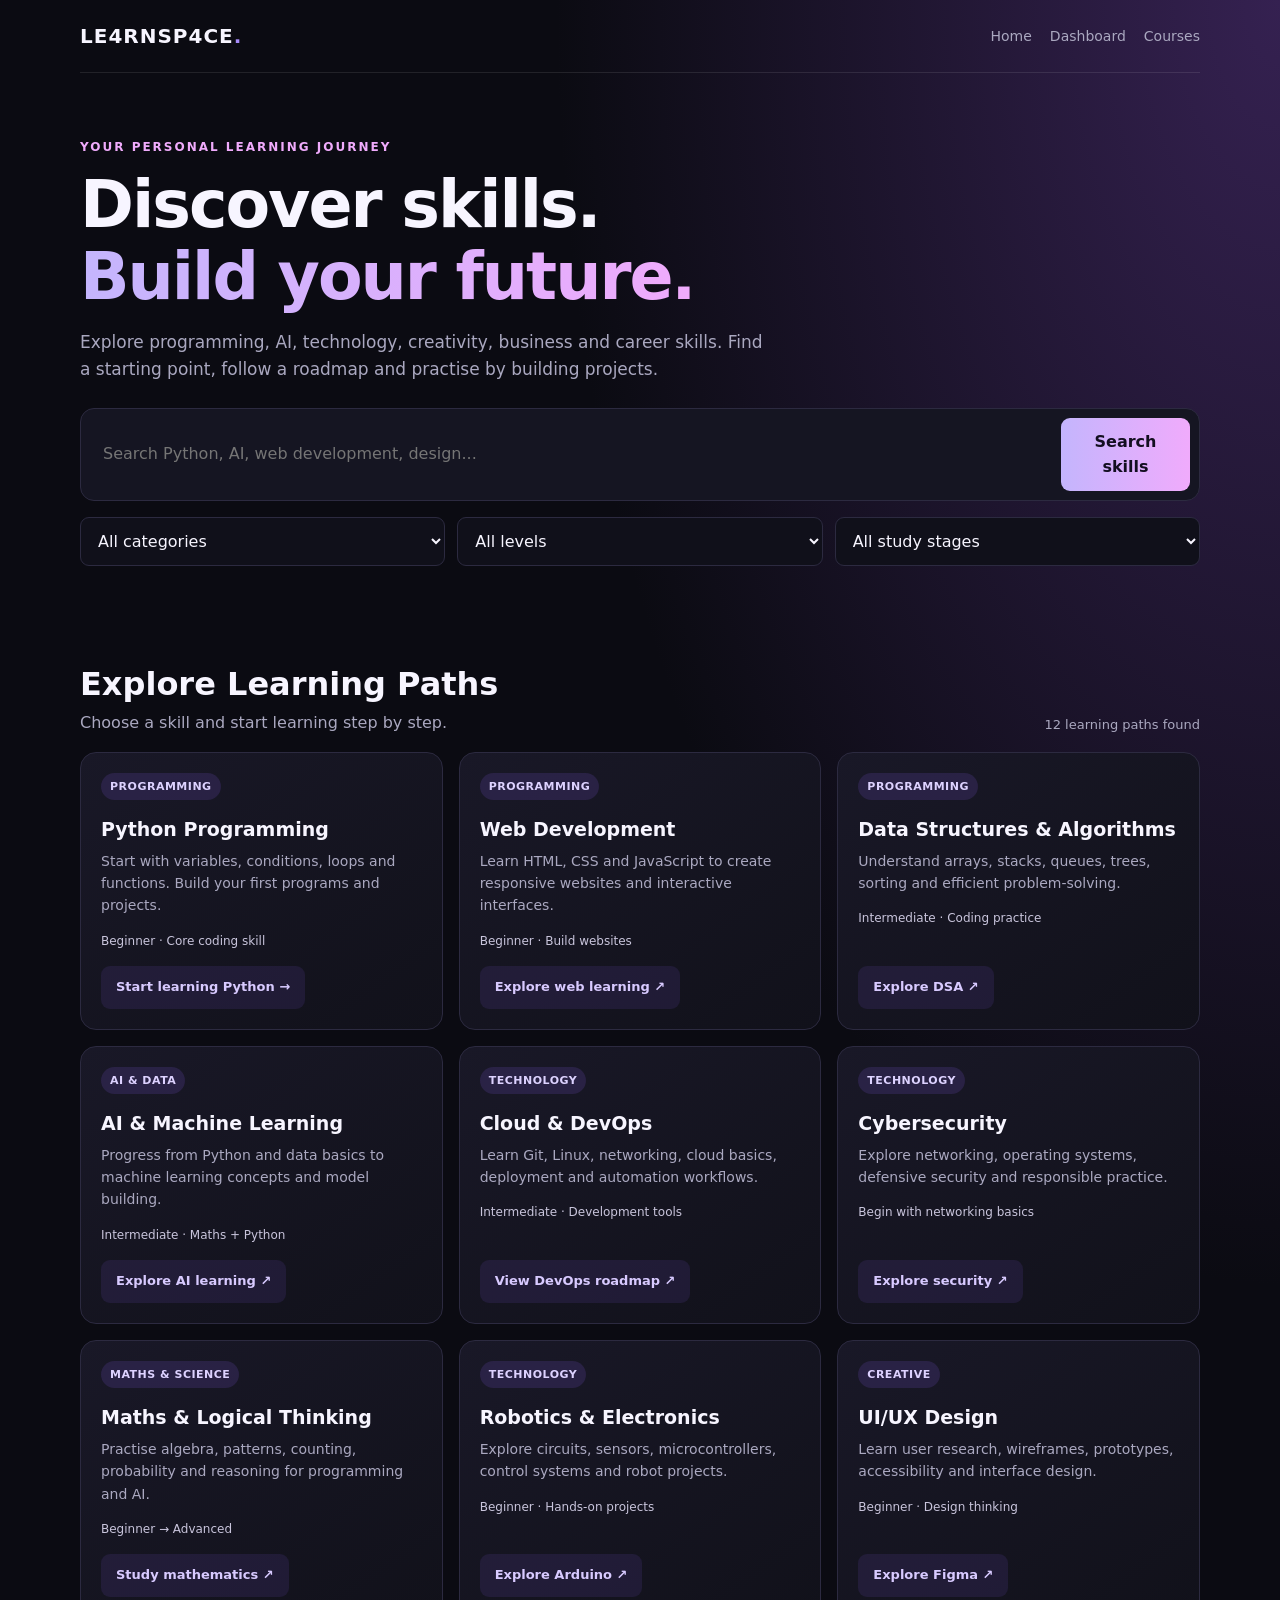
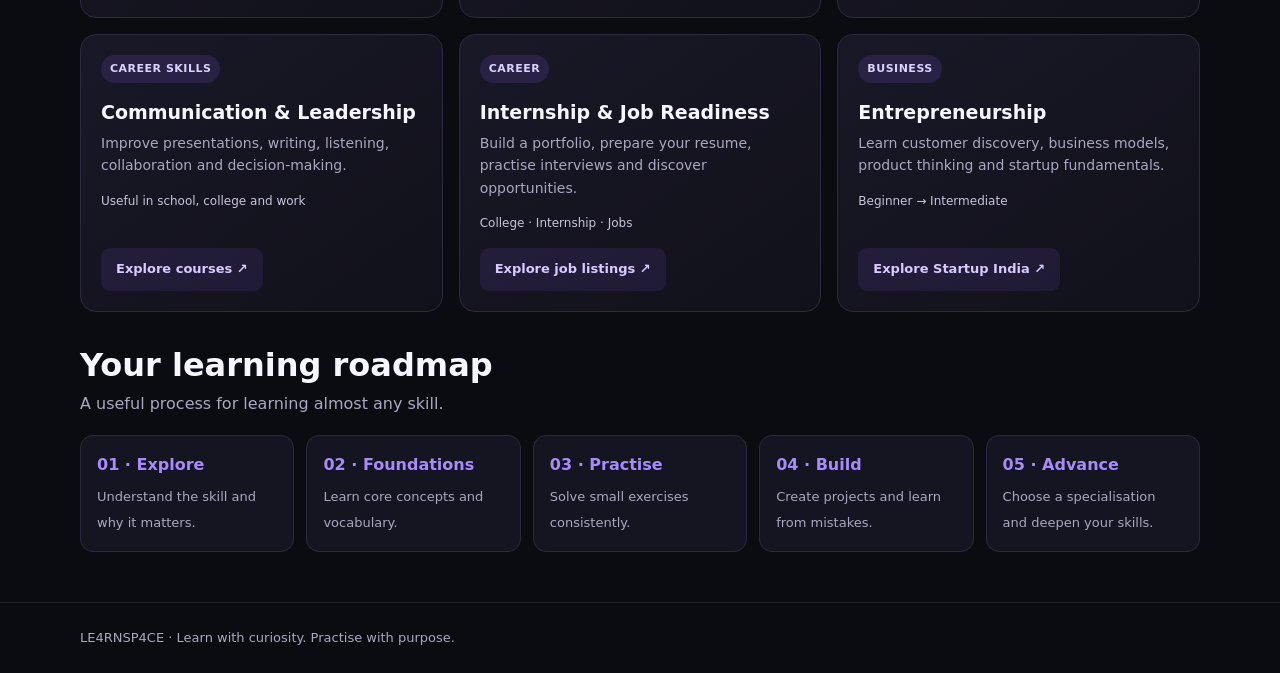
<file: courses.html>
<!DOCTYPE html>
<html lang="en">
<head>
  <meta charset="UTF-8">
  <meta name="viewport" content="width=device-width, initial-scale=1">
  <meta http-equiv="refresh" content="0; url=learning-space.html">
  <title>Courses | LE4RNSP4CE</title>
  <script>
    window.location.replace("./learning-space.html");
  </script>
</head>
<body>
  <p>
    Opening courses...
    <a href="./learning-space.html">Click here if you are not redirected.</a>
  </p>
</body>
</html>
</file>
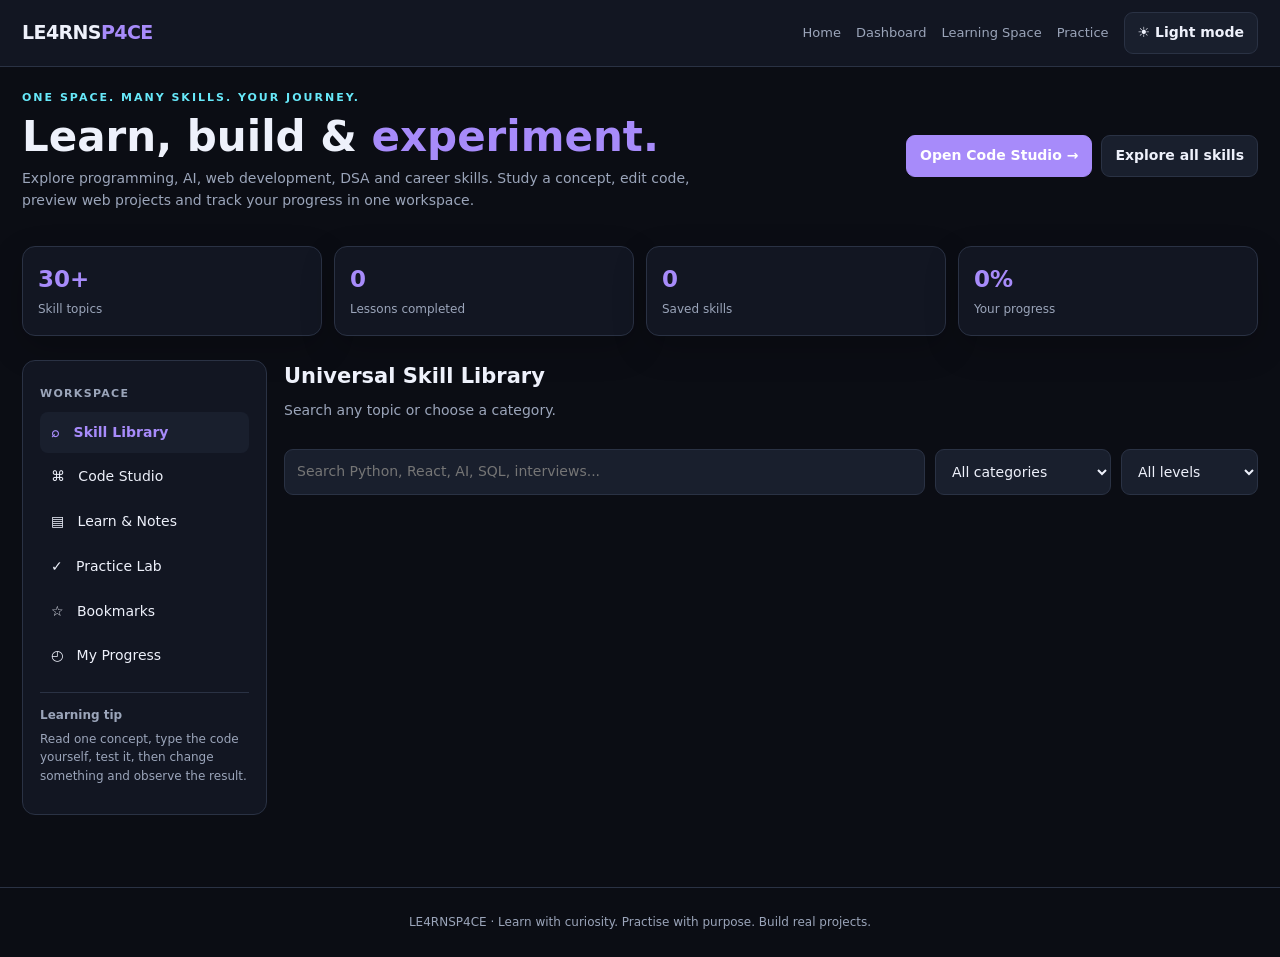
<file: learn.html>
<!DOCTYPE html>
<html lang="en" data-theme="dark">
<head>
<meta charset="UTF-8">
<meta name="viewport" content="width=device-width, initial-scale=1.0">
<meta name="theme-color" content="#0b0d14">
<title>Code Studio | LE4RNSP4CE</title>

<style>
:root {
  color-scheme: dark;
  --bg:#0b0d14; --panel:#121622; --panel2:#191f2d;
  --text:#eef1fb; --muted:#9ba5ba; --border:#2a3244;
  --accent:#a78bfa; --cyan:#67e8f9; --green:#86efac;
  --shadow:0 12px 35px #0003;
}
html[data-theme="light"] {
  color-scheme:light;
  --bg:#f4f6fb; --panel:#fff; --panel2:#edf0f8;
  --text:#1a2030; --muted:#626d83; --border:#dce1ec;
  --accent:#7148d9; --cyan:#087e9a; --green:#13814b;
  --shadow:0 10px 30px #24304a12;
}
*{box-sizing:border-box}
body{margin:0;background:var(--bg);color:var(--text);font:14px/1.55 Inter,system-ui,Arial,sans-serif}
button,input,select,textarea{font:inherit}
button{cursor:pointer}
a{color:var(--cyan);text-decoration:none}
a:hover{text-decoration:underline}
button:focus-visible,input:focus-visible,select:focus-visible,textarea:focus-visible{outline:2px solid var(--accent);outline-offset:2px}
.topbar{height:auto;min-height:64px;padding:12px 22px;border-bottom:1px solid var(--border);display:flex;align-items:center;justify-content:space-between;gap:14px;flex-wrap:wrap;background:var(--panel)}
.brand{font-size:19px;font-weight:900;letter-spacing:-.6px;color:var(--text)}
.brand span{color:var(--accent)}
.nav{display:flex;align-items:center;gap:15px;flex-wrap:wrap}
.nav a{color:var(--muted);font-size:13px}
.btn{border:1px solid var(--border);background:var(--panel2);color:var(--text);padding:9px 13px;border-radius:9px;font-weight:650}
.btn.primary{background:var(--accent);border-color:var(--accent);color:white}
.btn:hover{filter:brightness(1.08)}
.app{max-width:1600px;margin:auto;padding:22px}
.hero{display:flex;align-items:center;justify-content:space-between;gap:20px;margin-bottom:23px;flex-wrap:wrap}
.eyebrow{font-size:11px;text-transform:uppercase;letter-spacing:2px;color:var(--cyan);font-weight:800}
h1{font-size:clamp(28px,4vw,42px);line-height:1.15;margin:7px 0}
h2{font-size:21px;margin:0 0 8px}
h3{font-size:15px;margin:0 0 6px}
p{margin:5px 0 12px}
.muted{color:var(--muted)}
.hero p{max-width:700px}
.hero-actions{display:flex;gap:9px;flex-wrap:wrap}
.stats{display:grid;grid-template-columns:repeat(4,minmax(0,1fr));gap:12px;margin-bottom:24px}
.stat,.panel,.skill-card,.lesson-card{border:1px solid var(--border);border-radius:13px;background:var(--panel);box-shadow:var(--shadow)}
.stat{padding:15px}
.stat strong{display:block;font-size:23px;color:var(--accent)}
.stat span{color:var(--muted);font-size:12px}
.layout{display:grid;grid-template-columns:245px minmax(0,1fr);gap:17px;align-items:start}
.sidebar{padding:16px;position:sticky;top:12px}
.side-title{font-size:11px;text-transform:uppercase;letter-spacing:1.3px;color:var(--muted);font-weight:800;margin:7px 0 10px}
.side-link{display:flex;width:100%;text-align:left;align-items:center;gap:9px;padding:10px 11px;border:0;border-radius:8px;background:transparent;color:var(--text);margin:3px 0}
.side-link:hover,.side-link.active{background:var(--panel2)}
.side-link.active{color:var(--accent);font-weight:800}
.side-note{border-top:1px solid var(--border);margin-top:15px;padding-top:13px;font-size:12px;color:var(--muted)}
.content{min-width:0}
.view{display:none}
.view.active{display:block}
.toolbar{display:flex;gap:10px;flex-wrap:wrap;margin:15px 0}
.field{background:var(--panel2);color:var(--text);border:1px solid var(--border);padding:11px 12px;border-radius:9px;min-width:0}
.search{flex:1;min-width:190px}
select.field{max-width:100%}
.skill-grid{display:grid;grid-template-columns:repeat(3,minmax(0,1fr));gap:12px}
.skill-card{padding:16px;box-shadow:none;transition:transform .15s,border-color .15s}
.skill-card:hover{transform:translateY(-2px);border-color:var(--accent)}
.skill-icon{font-size:22px;margin-bottom:9px}
.skill-card p{font-size:12px;color:var(--muted);min-height:38px}
.pill{display:inline-block;font-size:10px;padding:4px 8px;border-radius:30px;background:var(--panel2);color:var(--cyan);margin:3px 3px 8px 0}
.section-head{display:flex;justify-content:space-between;gap:12px;align-items:center;flex-wrap:wrap;margin-bottom:12px}
.panel{padding:17px;box-shadow:none;margin-bottom:15px}
.notice{border-left:3px solid var(--accent);background:var(--panel2);padding:12px 14px;border-radius:0 8px 8px 0;margin:12px 0}
.workspace{border:1px solid var(--border);border-radius:13px;overflow:hidden;background:var(--panel);box-shadow:var(--shadow)}
.workspace-head{display:flex;justify-content:space-between;align-items:center;gap:10px;padding:10px 12px;border-bottom:1px solid var(--border);flex-wrap:wrap}
.workspace-title{font-weight:800}
.workspace-actions{display:flex;gap:7px;flex-wrap:wrap}
.workspace-body{display:grid;grid-template-columns:165px minmax(0,1fr);min-height:470px}
.explorer{background:var(--panel2);padding:12px;border-right:1px solid var(--border)}
.file-label{font-size:10px;color:var(--muted);letter-spacing:1px;font-weight:800;margin-bottom:12px}
.file-btn{width:100%;text-align:left;padding:9px 8px;border:0;border-radius:6px;color:var(--text);background:transparent;margin-bottom:3px}
.file-btn.active,.file-btn:hover{background:var(--panel);color:var(--accent)}
.editor-area{min-width:0;display:flex;flex-direction:column}
.tabs{display:flex;overflow-x:auto;border-bottom:1px solid var(--border);background:var(--panel2)}
.tab{padding:10px 13px;border:0;border-right:1px solid var(--border);background:transparent;color:var(--muted);white-space:nowrap}
.tab.active{background:var(--panel);color:var(--text);border-top:2px solid var(--accent)}
.editor-meta{padding:6px 12px;color:var(--muted);font-size:11px;display:flex;justify-content:space-between;gap:8px}
.code-editor{display:grid;grid-template-columns:42px minmax(0,1fr);flex:1;min-height:330px;background:var(--bg)}
.line-numbers{padding:12px 9px;text-align:right;overflow:hidden;white-space:pre;color:var(--muted);opacity:.65;font:13px/1.65 ui-monospace,SFMono-Regular,Consolas,monospace;user-select:none}
textarea.code{width:100%;height:100%;min-height:330px;resize:vertical;border:0;border-radius:0;outline:none;background:transparent;color:var(--text);padding:12px;font:13px/1.65 ui-monospace,SFMono-Regular,Consolas,monospace;tab-size:2;white-space:pre;overflow:auto}
.editor-footer{display:flex;gap:12px;justify-content:space-between;align-items:center;flex-wrap:wrap;padding:8px 12px;border-top:1px solid var(--border);color:var(--muted);font-size:11px}
.below-editor{display:grid;grid-template-columns:1fr 1fr;gap:13px;margin-top:14px}
.output-panel{border:1px solid var(--border);border-radius:12px;overflow:hidden;min-width:0}
.output-head{padding:10px 12px;background:var(--panel2);border-bottom:1px solid var(--border);font-weight:800}
.output-body{padding:12px;min-height:115px;overflow:auto;overflow-wrap:anywhere}
.preview-frame{width:100%;height:290px;border:0;background:white;display:block}
.console-text{font:12px/1.7 ui-monospace,monospace;white-space:pre-wrap}
.question{padding:14px 0;border-bottom:1px solid var(--border)}
.question:last-child{border-bottom:0}
.question summary{cursor:pointer;font-weight:750}
.question pre,pre.sample{overflow:auto;padding:13px;border:1px solid var(--border);background:var(--bg);border-radius:8px;white-space:pre-wrap;font:12px/1.65 ui-monospace,monospace}
.progress-track{height:7px;background:var(--panel2);border-radius:20px;overflow:hidden;margin:10px 0}
.progress-fill{height:100%;background:linear-gradient(90deg,var(--accent),var(--cyan));width:0}
.check{display:flex;gap:9px;align-items:flex-start;padding:9px 0}
.check input{margin-top:4px;accent-color:var(--accent)}
.lesson-layout{display:grid;grid-template-columns:1fr 1fr;gap:12px}
footer{border-top:1px solid var(--border);padding:25px;text-align:center;color:var(--muted);margin-top:35px;font-size:12px}
[hidden]{display:none!important}
@media(max-width:1000px){.layout{grid-template-columns:1fr}.sidebar{position:static}.side-menu{display:grid;grid-template-columns:repeat(3,minmax(0,1fr));gap:3px}.side-note{display:none}.skill-grid{grid-template-columns:repeat(2,minmax(0,1fr))}}
@media(max-width:650px){.app{padding:14px}.topbar{padding:12px}.stats{grid-template-columns:repeat(2,minmax(0,1fr))}.skill-grid{grid-template-columns:1fr}.workspace-body{grid-template-columns:1fr}.explorer{border-right:0;border-bottom:1px solid var(--border)}.side-menu{grid-template-columns:repeat(2,minmax(0,1fr))}.below-editor,.lesson-layout{grid-template-columns:1fr}.code-editor{grid-template-columns:32px minmax(0,1fr)}.line-numbers{padding:12px 5px}.hero-actions{width:100%}.hero-actions .btn{flex:1}}
</style>
</head>

<body>
<header class="topbar">
  <a class="brand" href="index.html">LE4RNS<span>P4CE</span></a>
  <div class="nav">
    <a href="index.html">Home</a>
    <a href="dashboard.html">Dashboard</a>
    <a href="learning-space.html">Learning Space</a>
    <a href="coding-practice.html">Practice</a>
    <button class="btn" id="themeBtn" type="button">☀ Light mode</button>
  </div>
</header>

<main class="app">
  <section class="hero">
    <div>
      <div class="eyebrow">One space. Many skills. Your journey.</div>
      <h1>Learn, build & <span style="color:var(--accent)">experiment.</span></h1>
      <p class="muted">Explore programming, AI, web development, DSA and career skills. Study a concept, edit code, preview web projects and track your progress in one workspace.</p>
    </div>
    <div class="hero-actions">
      <button class="btn primary" data-view="studio">Open Code Studio →</button>
      <button class="btn" data-view="skills">Explore all skills</button>
    </div>
  </section>

  <section class="stats">
    <div class="stat"><strong id="skillCount">30+</strong><span>Skill topics</span></div>
    <div class="stat"><strong id="doneCount">0</strong><span>Lessons completed</span></div>
    <div class="stat"><strong id="bookmarkCount">0</strong><span>Saved skills</span></div>
    <div class="stat"><strong id="progressPercent">0%</strong><span>Your progress</span></div>
  </section>

  <div class="layout">
    <aside class="sidebar panel">
      <div class="side-title">Workspace</div>
      <div class="side-menu">
        <button class="side-link active" data-view="skills">⌕ &nbsp; Skill Library</button>
        <button class="side-link" data-view="studio">⌘ &nbsp; Code Studio</button>
        <button class="side-link" data-view="lessons">▤ &nbsp; Learn & Notes</button>
        <button class="side-link" data-view="practice">✓ &nbsp; Practice Lab</button>
        <button class="side-link" data-view="saved">☆ &nbsp; Bookmarks</button>
        <button class="side-link" data-view="progress">◴ &nbsp; My Progress</button>
      </div>
      <div class="side-note">
        <strong>Learning tip</strong>
        <p>Read one concept, type the code yourself, test it, then change something and observe the result.</p>
      </div>
    </aside>

    <div class="content">
      <!-- SKILLS -->
      <section class="view active" id="view-skills">
        <div class="section-head">
          <div><h2>Universal Skill Library</h2><p class="muted">Search any topic or choose a category.</p></div>
        </div>
        <div class="toolbar">
          <input class="field search" id="skillSearch" type="search" placeholder="Search Python, React, AI, SQL, interviews...">
          <select class="field" id="categoryFilter" aria-label="Skill category">
            <option value="all">All categories</option>
            <option>Programming</option><option>Web Development</option>
            <option>Computer Science</option><option>AI & Data</option>
            <option>Cloud & Tools</option><option>Career</option>
            <option>Design & Business</option>
          </select>
          <select class="field" id="levelFilter" aria-label="Skill level">
            <option value="all">All levels</option>
            <option>Beginner</option><option>Intermediate</option><option>Advanced</option>
          </select>
        </div>
        <div class="skill-grid" id="skillGrid"></div>
        <p id="noSkills" class="muted" hidden>No matching skills found. Try another search.</p>
      </section>

      <!-- CODE STUDIO -->
      <section class="view" id="view-studio">
        <div class="section-head">
          <div><h2>Code Studio</h2><p class="muted">Write code, run web previews, and experiment.</p></div>
          <button class="btn" id="resetEditor">Reset sample files</button>
        </div>
        <div class="notice">
          <strong>Execution support:</strong> HTML, CSS and JavaScript run in an isolated browser preview. Other languages can be edited here, but require a language runner to execute. This page does not pretend to compile Python, C++, or Java.
        </div>

        <div class="workspace">
          <div class="workspace-head">
            <span class="workspace-title">◈ LE4RNSP4CE / playground</span>
            <div class="workspace-actions">
              <button class="btn" id="saveFiles">Save files</button>
              <button class="btn primary" id="runCode">▶ Run preview</button>
            </div>
          </div>

          <div class="workspace-body">
            <aside class="explorer">
              <div class="file-label">EXPLORER · FILES</div>
              <button class="file-btn active" data-file="html">▤ &nbsp; index.html</button>
              <button class="file-btn" data-file="css">▤ &nbsp; style.css</button>
              <button class="file-btn" data-file="js">▤ &nbsp; script.js</button>
              <button class="file-btn" data-file="py">▤ &nbsp; main.py</button>
              <p class="muted" style="font-size:11px;margin-top:18px">Files save in this browser. They are not automatically uploaded to GitHub.</p>
            </aside>

            <div class="editor-area">
              <div class="tabs">
                <button class="tab active" data-file="html">index.html</button>
                <button class="tab" data-file="css">style.css</button>
                <button class="tab" data-file="js">script.js</button>
                <button class="tab" data-file="py">main.py</button>
              </div>
              <div class="editor-meta"><span id="editorFilename">index.html</span><span id="editorLanguage">HTML</span></div>
              <div class="code-editor">
                <div class="line-numbers" id="lineNumbers">1</div>
                <textarea class="code" id="codeEditor" spellcheck="false" autocapitalize="off" autocomplete="off" aria-label="Code editor"></textarea>
              </div>
              <div class="editor-footer">
                <span id="saveStatus">Ready</span>
                <span id="lineStatus">Ln 1, Col 1</span>
              </div>
            </div>
          </div>
        </div>

        <div class="below-editor">
          <div class="output-panel">
            <div class="output-head">▣ Live Preview</div>
            <iframe id="preview" class="preview-frame" title="Your web project preview" sandbox="allow-scripts"></iframe>
          </div>
          <div class="output-panel">
            <div class="output-head">▸ Output / Console</div>
            <div class="output-body">
              <div class="console-text" id="consoleOutput">Ready. Click “Run preview” to build your HTML/CSS/JS project.</div>
            </div>
          </div>
        </div>

        <div class="panel" style="margin-top:15px">
          <h3>Keyboard shortcuts</h3>
          <p class="muted">Ctrl/Cmd + S: save your files · Tab: indent selected code · Use the file tabs to switch between files.</p>
          <p class="muted">This lightweight editor does not yet provide a full compiler, debugger, extension marketplace or VS Code's complete syntax-highlighting engine.</p>
        </div>
      </section>

      <!-- LESSONS -->
      <section class="view" id="view-lessons">
        <div class="section-head"><div><h2>Learn & Notes</h2><p class="muted">Concepts, examples and practical explanations.</p></div></div>
        <div class="toolbar">
          <input class="field search" id="lessonSearch" type="search" placeholder="Search notes or lessons...">
        </div>
        <div id="lessonGrid" class="lesson-layout"></div>
      </section>

      <!-- PRACTICE -->
      <section class="view" id="view-practice">
        <div class="section-head"><div><h2>Practice Lab</h2><p class="muted">Attempt the question before revealing the solution.</p></div></div>
        <div id="questionList" class="panel"></div>
        <div class="panel">
          <h3>External challenge platforms</h3>
          <p><a href="https://leetcode.com/" target="_blank" rel="noopener noreferrer">LeetCode</a> · <a href="https://www.hackerrank.com/" target="_blank" rel="noopener noreferrer">HackerRank</a> · <a href="https://www.geeksforgeeks.org/" target="_blank" rel="noopener noreferrer">GeeksforGeeks</a> · <a href="https://codeforces.com/" target="_blank" rel="noopener noreferrer">Codeforces</a></p>
        </div>
      </section>

      <!-- SAVED -->
      <section class="view" id="view-saved">
        <div class="section-head"><div><h2>Bookmarked Skills</h2><p class="muted">Your saved topics, all in one place.</p></div></div>
        <div class="skill-grid" id="savedGrid"></div>
        <p id="noSaved" class="muted">No bookmarks yet. Open Skill Library and tap ☆ Save on a topic.</p>
      </section>

      <!-- PROGRESS -->
      <section class="view" id="view-progress">
        <div class="section-head"><div><h2>My Progress</h2><p class="muted">Track your learning on this browser.</p></div></div>
        <div class="panel">
          <h3 id="progressTitle">0% complete</h3>
          <div class="progress-track"><div class="progress-fill" id="progressBar"></div></div>
          <p class="muted" id="progressDetail">Complete lessons to build your progress.</p>
          <div id="progressChecklist"></div>
          <button class="btn" id="resetProgress">Reset lesson progress</button>
        </div>
        <div class="notice">Browser storage is local to this device and browser. It is not connected to Firebase or synced to your account yet.</div>
      </section>
    </div>
  </div>
</main>

<footer>LE4RNSP4CE · Learn with curiosity. Practise with purpose. Build real projects.</footer>

<script>
"use strict";

const $ = (selector) => document.querySelector(selector);
const $$ = (selector) => [...document.querySelectorAll(selector)];

const skills = [
  ["Python","Programming","Beginner","🐍","Variables, conditions, loops, functions and projects."],
  ["C Programming","Programming","Beginner","C","Syntax, pointers, memory and core programming."],
  ["C++","Programming","Intermediate","⚙","OOP, STL, problem solving and algorithms."],
  ["Java","Programming","Beginner","☕","Classes, objects, collections and application basics."],
  ["JavaScript","Web Development","Beginner","JS","Browser programming, DOM, events and async code."],
  ["HTML","Web Development","Beginner","🌐","Semantic structure, forms, accessibility and pages."],
  ["CSS","Web Development","Beginner","🎨","Layouts, responsive design, animations and styling."],
  ["React","Web Development","Intermediate","⚛","Components, state, props, hooks and routing."],
  ["Node.js & APIs","Web Development","Intermediate","⇄","Servers, REST APIs, validation and backend basics."],
  ["SQL & Databases","Computer Science","Beginner","▤","Queries, joins, relationships and database design."],
  ["Data Structures","Computer Science","Intermediate","🧱","Arrays, stacks, queues, trees, graphs and hashing."],
  ["Algorithms & DSA","Computer Science","Intermediate","⌘","Searching, sorting, recursion and complexity."],
  ["Git & GitHub","Cloud & Tools","Beginner","⑂","Version control, branches, commits and collaboration."],
  ["Linux","Cloud & Tools","Beginner","▣","Terminal commands, files, permissions and processes."],
  ["Networking","Cloud & Tools","Intermediate","⌁","HTTP, DNS, IP, TCP, TLS and network foundations."],
  ["Cloud Computing","Cloud & Tools","Intermediate","☁","Cloud services, storage, deployment and architecture."],
  ["DevOps & CI/CD","Cloud & Tools","Advanced","∞","Automation, pipelines, containers and monitoring."],
  ["AI Foundations","AI & Data","Beginner","✧","AI concepts, use cases, responsible AI and terminology."],
  ["Machine Learning","AI & Data","Intermediate","◈","Features, models, evaluation and data leakage."],
  ["Deep Learning","AI & Data","Advanced","🧠","Neural networks, training, optimization and evaluation."],
  ["Data Analytics","AI & Data","Beginner","▥","Data cleaning, exploration, charts and insights."],
  ["Statistics for AI","AI & Data","Intermediate","∑","Probability, distributions, sampling and inference."],
  ["Cybersecurity","Cloud & Tools","Intermediate","⬡","Defensive security, threat models and secure coding."],
  ["Software Testing","Computer Science","Intermediate","✓","Test cases, unit tests, edge cases and regression."],
  ["UI/UX Design","Design & Business","Beginner","✎","User research, wireframes, usability and prototypes."],
  ["Product Thinking","Design & Business","Beginner","◉","User problems, validation, MVPs and product metrics."],
  ["Communication","Career","Beginner","↗","Clear explanations, active listening and presentations."],
  ["Aptitude","Career","Beginner","∴","Logical reasoning, quantitative and verbal practice."],
  ["Interview Preparation","Career","Intermediate","▤","Technical interviews, projects and behavioural questions."],
  ["Resume & Portfolio","Career","Beginner","▧","Project evidence, concise bullets and professional profile."]
];

const lessons = [
  {id:"python-vars",title:"Python: Variables & Types",category:"Programming",level:"Beginner",desc:"Store values in names and inspect their types.",code:'name = "Learner"\\nscore = 90\\nprint(name)\\nprint(type(score))',output:"Learner\\n<class 'int'>"},
  {id:"python-loop",title:"Python: Loops",category:"Programming",level:"Beginner",desc:"Repeat instructions with a for loop.",code:"for number in range(1, 6):\\n    print(number)",output:"1\\n2\\n3\\n4\\n5"},
  {id:"python-func",title:"Python: Functions",category:"Programming",level:"Beginner",desc:"Package reusable logic using def and return.",code:"def add(a, b):\\n    return a + b\\n\\nprint(add(4, 6))",output:"10"},
  {id:"html-base",title:"HTML: Page Structure",category:"Web Development",level:"Beginner",desc:"Build a semantic HTML page.",code:'<main>\\n  <h1>Hello, world!</h1>\\n  <p>My first web page.</p>\\n</main>',output:"A heading and a paragraph."},
  {id:"css-flex",title:"CSS: Flexbox",category:"Web Development",level:"Beginner",desc:"Align items along a flexible layout.",code:".container {\\n  display: flex;\\n  gap: 1rem;\\n  align-items: center;\\n}",output:"Items appear in a flexible row by default."},
  {id:"js-array",title:"JavaScript: Arrays",category:"Web Development",level:"Beginner",desc:"Store multiple values and process them.",code:"const numbers = [2, 4, 6];\\nconst total = numbers.reduce((sum, n) => sum + n, 0);\\nconsole.log(total);",output:"12"},
  {id:"sql-select",title:"SQL: Filtering Rows",category:"Computer Science",level:"Beginner",desc:"Select records that match a condition.",code:"SELECT name, score\\nFROM students\\nWHERE score >= 80\\nORDER BY score DESC;",output:"Returns students with scores of 80 or higher, ordered by score."},
  {id:"dsa-search",title:"DSA: Linear Search",category:"Computer Science",level:"Intermediate",desc:"Inspect values one by one until the target is found.",code:"def find_index(items, target):\\n    for i, item in enumerate(items):\\n        if item == target:\\n            return i\\n    return -1",output:"Returns the first matching index, or -1."},
  {id:"ml-split",title:"ML: Train/Test Split",category:"AI & Data",level:"Intermediate",desc:"Evaluate models on data not used for fitting.",code:"from sklearn.model_selection import train_test_split\\n\\nX_train, X_test, y_train, y_test = train_test_split(\\n    X, y, test_size=0.2, random_state=42\\n)",output:"A reproducible 80/20 split for a suitable dataset."},
  {id:"git-commit",title:"Git: Save a Change",category:"Cloud & Tools",level:"Beginner",desc:"Stage and commit a meaningful change.",code:"git status\\ngit add index.html\\ngit commit -m \\"Update homepage\\"",output:"Creates a local commit containing the staged change."},
  {id:"http",title:"Networking: HTTP & HTTPS",category:"Cloud & Tools",level:"Beginner",desc:"Understand web requests and transport security.",code:"Browser → HTTPS request → Server\\nServer → HTTPS response → Browser",output:"HTTPS protects traffic using TLS; correct configuration still matters."},
  {id:"product-mvp",title:"Product: Define an MVP",category:"Design & Business",level:"Beginner",desc:"Identify the smallest useful version of a product.",code:"1. Define the user\\n2. Identify one problem\\n3. Build one core workflow\\n4. Test with users",output:"A testable first version focused on one validated need."}
];

const questions = [
  {id:"q1",title:"Python · Sum of a List",level:"Beginner",prompt:"Write a function that returns the sum of all numbers in a list.",hint:"Python has a built-in function that adds iterable values.",solution:"def list_sum(numbers):\\n    return sum(numbers)\\n\\nprint(list_sum([2, 3, 5]))",explanation:"sum() returns the total of the list values. For an empty list, it returns 0."},
  {id:"q2",title:"Python · Even or Odd",level:"Beginner",prompt:"Given an integer n, print Even if it is divisible by 2; otherwise print Odd.",hint:"Check the remainder using the modulo operator %.",solution:'n = int(input("Enter a number: "))\\nif n % 2 == 0:\\n    print("Even")\\nelse:\\n    print("Odd")',explanation:"An even integer has remainder 0 when divided by 2."},
  {id:"q3",title:"JavaScript · Find the Largest",level:"Beginner",prompt:"Find the largest number in [8, 3, 12, 5] without sorting the array.",hint:"Track the largest value seen so far, or use Math.max for the built-in approach.",solution:"const values = [8, 3, 12, 5];\\nlet largest = values[0];\\nfor (const value of values) {\\n  if (value > largest) largest = value;\\n}\\nconsole.log(largest);",explanation:"Each iteration compares one value against the current maximum."},
  {id:"q4",title:"HTML · Accessible Form",level:"Intermediate",prompt:"Create a form with a properly labelled email input and a submit button.",hint:"Connect a label's for attribute to the input's id.",solution:'<form>\\n  <label for="email">Email</label>\\n  <input id="email" name="email" type="email" required>\\n  <button type="submit">Submit</button>\\n</form>',explanation:"The label association improves usability and accessibility; browser validation checks the email field format."},
  {id:"q5",title:"DSA · Find an Index",level:"Intermediate",prompt:"Return the index of target in a list, or -1 if the target is absent.",hint:"enumerate() provides both an index and its value.",solution:"def find_index(items, target):\\n    for i, item in enumerate(items):\\n        if item == target:\\n            return i\\n    return -1",explanation:"Linear search takes O(n) time in the worst case and O(1) extra space."},
  {id:"q6",title:"SQL · Filter Records",level:"Beginner",prompt:"Select the name and score of students scoring at least 75.",hint:"Use SELECT to choose columns and WHERE to filter rows.",solution:"SELECT name, score\\nFROM students\\nWHERE score >= 75;",explanation:"The query returns only rows that satisfy the WHERE condition."}
];

const escapeHTML = value => String(value).replace(/[&<>"']/g, ch => ({
  "&":"&amp;","<":"&lt;",">":"&gt;",'"':"&quot;","'":"&#39;"
})[ch]);

const readStore = (key, fallback) => {
  try {
    const value = localStorage.getItem(key);
    return value === null ? fallback : JSON.parse(value);
  } catch { return fallback; }
};
const writeStore = (key, value) => {
  try { localStorage.setItem(key, JSON.stringify(value)); }
  catch { setSaveStatus("Browser storage unavailable"); }
};

let bookmarks = readStore("ls_code_bookmarks", []);
let completed = readStore("ls_code_completed", []);
let currentFile = "html";
let files = readStore("ls_code_files", null);

const starterFiles = {
  html: '<!DOCTYPE html>\\n<html lang="en">\\n<head>\\n  <meta charset="UTF-8">\\n  <meta name="viewport" content="width=device-width, initial-scale=1.0">\\n  <title>My Project</title>\\n</head>\\n<body>\\n  <main class="card">\\n    <h1>Hello, LE4RNSP4CE!</h1>\\n    <p>Edit the HTML, CSS and JS files.</p>\\n    <button id="helloBtn">Click me</button>\\n    <p id="message"></p>\\n  </main>\\n</body>\\n</html>',
  css: 'body {\\n  margin: 0;\\n  min-height: 100vh;\\n  display: grid;\\n  place-items: center;\\n  font-family: system-ui, sans-serif;\\n  background: #eef2ff;\\n  color: #1e1b4b;\\n}\\n.card {\\n  max-width: 480px;\\n  padding: 32px;\\n  border-radius: 18px;\\n  background: white;\\n  box-shadow: 0 15px 45px #312e8118;\\n}\\nbutton {\\n  padding: 10px 15px;\\n  border: 0;\\n  border-radius: 8px;\\n  background: #6d28d9;\\n  color: white;\\n  cursor: pointer;\\n}',
  js: 'const button = document.querySelector("#helloBtn");\\nconst message = document.querySelector("#message");\\n\\nbutton.addEventListener("click", () => {\\n  message.textContent = "Great! Your JavaScript works.";\\n  console.log("Button clicked!");\\n});',
  py: 'def greet(name):\\n    return f"Hello, {name}!"\\n\\nprint(greet("Learner"))\\n\\n# Python editing is available here.\\n# Execution requires a Python runner.'
};

if (!files || typeof files !== "object") files = {...starterFiles};
for (const key of Object.keys(starterFiles)) {
  if (typeof files[key] !== "string") files[key] = starterFiles[key];
}

function setSaveStatus(message) {
  const status = $("#saveStatus");
  if (status) status.textContent = message;
}

function saveFiles() {
  writeStore("ls_code_files", files);
  setSaveStatus("Saved in this browser");
}

function updateStats() {
  $("#doneCount").textContent = completed.length;
  $("#bookmarkCount").textContent = bookmarks.length;
  const percent = Math.round(completed.length / lessons.length * 100);
  $("#progressPercent").textContent = percent + "%";
  $("#progressTitle").textContent = percent + "% complete";
  $("#progressBar").style.width = percent + "%";
  $("#progressDetail").textContent = completed.length + " of " + lessons.length + " learning notes completed.";
}

function showView(name) {
  $$(".view").forEach(view => view.classList.toggle("active", view.id === "view-" + name));
  $$(".side-link").forEach(button => button.classList.toggle("active", button.dataset.view === name));
  if (name === "studio") {
    updateEditor();
    renderPreview();
  }
  if (name === "saved") renderSaved();
  if (name === "progress") renderProgress();
  window.scrollTo({top:0, behavior:"smooth"});
}

$$("[data-view]").forEach(button => button.addEventListener("click", () => showView(button.dataset.view)));

const categoryFor = name => ({
  "Programming":"Programming",
  "Web Development":"Web Development",
  "Computer Science":"Computer Science",
  "AI & Data":"AI & Data",
  "Cloud & Tools":"Cloud & Tools",
  "Career":"Career",
  "Design & Business":"Design & Business"
}[name] || name);

function skillCard(skill) {
  const [name, category, level, icon, desc] = skill;
  const saved = bookmarks.includes(name);
  return `<article class="skill-card">
    <div class="skill-icon">${escapeHTML(icon)}</div>
    <h3>${escapeHTML(name)}</h3>
    <span class="pill">${escapeHTML(category)}</span><span class="pill">${escapeHTML(level)}</span>
    <p>${escapeHTML(desc)}</p>
    <div class="hero-actions">
      <button class="btn primary open-skill" data-skill="${escapeHTML(name)}">Learn →</button>
      <button class="btn bookmark-btn" data-skill="${escapeHTML(name)}" aria-label="${saved ? "Remove bookmark" : "Bookmark"} ${escapeHTML(name)}">${saved ? "★ Saved" : "☆ Save"}</button>
    </div>
  </article>`;
}

function renderSkills() {
  const query = $("#skillSearch").value.trim().toLowerCase();
  const category = $("#categoryFilter").value;
  const level = $("#levelFilter").value;
  const filtered = skills.filter(skill =>
    skill.join(" ").toLowerCase().includes(query) &&
    (category === "all" || skill[1] === category) &&
    (level === "all" || skill[2] === level)
  );
  $("#skillGrid").innerHTML = filtered.map(skillCard).join("");
  $("#noSkills").hidden = filtered.length > 0;
}

$("#skillSearch").addEventListener("input", renderSkills);
$("#categoryFilter").addEventListener("change", renderSkills);
$("#levelFilter").addEventListener("change", renderSkills);

function openSkill(name) {
  const skill = skills.find(item => item[0] === name);
  if (!skill) return;
  const match = lessons.find(item => item.title.toLowerCase().includes(name.toLowerCase()));
  showView("lessons");
  $("#lessonSearch").value = match ? match.title : name;
  renderLessons();
  if (!match) {
    $("#lessonGrid").innerHTML = `<div class="panel">
      <span class="pill">${escapeHTML(skill[1])}</span>
      <h2>${escapeHTML(skill[0])}</h2>
      <p>${escapeHTML(skill[4])}</p>
      <h3>Suggested learning path</h3>
      <p>Start with fundamentals, follow guided examples, solve small exercises, then build a project and test it.</p>
      <button class="btn primary" id="practiceThisSkill">Open Code Studio</button>
    </div>`;
    $("#practiceThisSkill").addEventListener("click", () => {
      showView("studio");
      if (name === "Python") switchFile("py");
      else if (name === "HTML") switchFile("html");
      else if (name === "CSS") switchFile("css");
      else if (name === "JavaScript") switchFile("js");
    });
  }
}

document.addEventListener("click", event => {
  const open = event.target.closest(".open-skill");
  const bookmark = event.target.closest(".bookmark-btn");
  if (open) openSkill(open.dataset.skill);
  if (bookmark) {
    const name = bookmark.dataset.skill;
    bookmarks = bookmarks.includes(name) ? bookmarks.filter(item => item !== name) : [...bookmarks, name];
    writeStore("ls_code_bookmarks", bookmarks);
    renderSkills();
    renderSaved();
    updateStats();
  }
});

function renderLessons() {
  const query = ($("#lessonSearch")?.value || "").trim().toLowerCase();
  const filtered = lessons.filter(lesson =>
    (lesson.title + " " + lesson.category + " " + lesson.desc).toLowerCase().includes(query)
  );
  $("#lessonGrid").innerHTML = filtered.map(lesson => {
    const done = completed.includes(lesson.id);
    return `<article class="panel">
      <span class="pill">${escapeHTML(lesson.category)}</span><span class="pill">${escapeHTML(lesson.level)}</span>
      <h3>${escapeHTML(lesson.title)}</h3><p class="muted">${escapeHTML(lesson.desc)}</p>
      <strong>Example</strong><pre class="sample">${escapeHTML(lesson.code.replace(/\\n/g,"\n"))}</pre>
      <details><summary>Expected output / result</summary><pre class="sample">${escapeHTML(lesson.output)}</pre></details>
      <label class="check"><input type="checkbox" class="lesson-done" data-id="${lesson.id}" ${done ? "checked" : ""}> Mark this lesson completed</label>
      <button class="btn open-example" data-id="${lesson.id}">Open in Code Studio</button>
    </article>`;
  }).join("") || "<p class='muted'>No matching notes found.</p>";
}
$("#lessonSearch").addEventListener("input", renderLessons);

document.addEventListener("change", event => {
  if (event.target.matches(".lesson-done")) {
    const id = event.target.dataset.id;
    completed = event.target.checked
      ? [...new Set([...completed, id])]
      : completed.filter(item => item !== id);
    writeStore("ls_code_completed", completed);
    renderLessons();
    updateStats();
    renderProgress();
  }
});

document.addEventListener("click", event => {
  const button = event.target.closest(".open-example");
  if (!button) return;
  const lesson = lessons.find(item => item.id === button.dataset.id);
  if (!lesson) return;
  const name = lesson.title.toLowerCase();
  showView("studio");
  if (name.includes("html")) switchFile("html");
  else if (name.includes("css")) switchFile("css");
  else if (name.includes("javascript")) switchFile("js");
  else if (name.includes("python")) switchFile("py");
  setSaveStatus("Example: " + lesson.title);
});

function renderQuestions() {
  $("#questionList").innerHTML = questions.map(q => `
    <article class="question">
      <span class="pill">${escapeHTML(q.level)}</span>
      <h3>${escapeHTML(q.title)}</h3>
      <p>${escapeHTML(q.prompt)}</p>
      <details><summary>Show hint</summary><p class="muted">${escapeHTML(q.hint)}</p></details>
      <details><summary>Reveal solution</summary>
        <pre>${escapeHTML(q.solution.replace(/\\n/g,"\n"))}</pre>
        <p>${escapeHTML(q.explanation)}</p>
        <button class="btn load-solution" data-id="${q.id}">Load solution into editor</button>
      </details>
    </article>`).join("");
}

document.addEventListener("click", event => {
  const button = event.target.closest(".load-solution");
  if (!button) return;
  const q = questions.find(item => item.id === button.dataset.id);
  if (!q) return;
  if (q.title.includes("JavaScript")) switchFile("js");
  else if (q.title.includes("HTML")) switchFile("html");
  else if (q.title.includes("SQL")) switchFile("py");
  else switchFile("py");
  files[currentFile] = q.solution.replace(/\\n/g,"\n");
  updateEditor();
  saveFiles();
  showView("studio");
});

function renderSaved() {
  const list = skills.filter(skill => bookmarks.includes(skill[0]));
  $("#savedGrid").innerHTML = list.map(skillCard).join("");
  $("#noSaved").hidden = list.length > 0;
}

function renderProgress() {
  updateStats();
  $("#progressChecklist").innerHTML = lessons.map(lesson => `
    <label class="check"><input type="checkbox" class="lesson-done" data-id="${lesson.id}" ${completed.includes(lesson.id) ? "checked" : ""}>
    ${escapeHTML(lesson.title)}</label>`).join("");
}

function switchFile(key) {
  currentFile = key;
  $$(".file-btn,.tab").forEach(button => button.classList.toggle("active", button.dataset.file === key));
  updateEditor();
}

function updateEditor() {
  const names = {html:"index.html",css:"style.css",js:"script.js",py:"main.py"};
  const langs = {html:"HTML",css:"CSS",js:"JavaScript",py:"Python"};
  $("#editorFilename").textContent = names[currentFile];
  $("#editorLanguage").textContent = langs[currentFile];
  $("#codeEditor").value = files[currentFile];
  updateLineNumbers();
  $("#lineStatus").textContent = "Ln 1, Col 1";
}

$$("[data-file]").forEach(button => button.addEventListener("click", () => switchFile(button.dataset.file)));

function updateLineNumbers() {
  const editor = $("#codeEditor");
  const lines = editor.value.split("\n").length;
  $("#lineNumbers").textContent = Array.from({length:lines}, (_,i) => i + 1).join("\n");
  $("#lineNumbers").scrollTop = editor.scrollTop;
}

$("#codeEditor").addEventListener("input", () => {
  files[currentFile] = $("#codeEditor").value;
  updateLineNumbers();
  setSaveStatus("Unsaved changes");
  const pos = $("#codeEditor").selectionStart;
  const before = $("#codeEditor").value.slice(0,pos).split("\n");
  $("#lineStatus").textContent = `Ln ${before.length}, Col ${before[before.length-1].length+1}`;
});
$("#codeEditor").addEventListener("scroll", updateLineNumbers);
$("#codeEditor").addEventListener("click", () => {
  const pos = $("#codeEditor").selectionStart;
  const before = $("#codeEditor").value.slice(0,pos).split("\n");
  $("#lineStatus").textContent = `Ln ${before.length}, Col ${before[before.length-1].length+1}`;
});
$("#codeEditor").addEventListener("keydown", event => {
  const editor = event.target;
  if (event.key === "Tab") {
    event.preventDefault();
    const start = editor.selectionStart, end = editor.selectionEnd;
    editor.setRangeText("  ", start, end, "end");
    files[currentFile] = editor.value;
    updateLineNumbers();
    setSaveStatus("Unsaved changes");
  }
  if ((event.ctrlKey || event.metaKey) && event.key.toLowerCase() === "s") {
    event.preventDefault();
    saveFiles();
  }
});

$("#saveFiles").addEventListener("click", saveFiles);
$("#resetEditor").addEventListener("click", () => {
  if (!confirm("Replace your saved playground files with the starter examples?")) return;
  files = {...starterFiles};
  saveFiles();
  updateEditor();
  renderPreview();
});

function renderPreview() {
  const html = files.html;
  const css = files.css;
  const js = files.js;

  // Keep the browser preview isolated in a sandboxed iframe.
  // Console messages are forwarded as text, not executable markup.
  const bridge = `
    <script>
      (() => {
        const safe = value => {
          try { return typeof value === "string" ? value : JSON.stringify(value); }
          catch { return String(value); }
        };
        const original = console.log.bind(console);
        console.log = (...args) => {
          original(...args);
          parent.postMessage({type:"learnspace-console", text:args.map(safe).join(" ")}, "*");
        };
        window.addEventListener("error", e => {
          parent.postMessage({type:"learnspace-error", text:e.message}, "*");
        });
      })();
    <\/script>`;

  const doc = `<!doctype html>
  <html><head><meta charset="utf-8"><meta name="viewport" content="width=device-width,initial-scale=1">
  <style>${css.replace(/<\/style/gi,"<\\/style")}</style></head>
  <body>${html.replace(/<script\b[^>]*>[\s\S]*?<\/script>/gi,"")}
  ${bridge}
  <script>${js.replace(/<\/script/gi,"<\\/script")}<\/script>
  </body></html>`;

  $("#preview").srcdoc = doc;
  $("#consoleOutput").textContent = "Preview refreshed. Console messages will appear here.";
}

window.addEventListener("message", event => {
  if (event.source !== $("#preview").contentWindow) return;
  const data = event.data;
  if (!data || !["learnspace-console","learnspace-error"].includes(data.type)) return;
  const prefix = data.type === "learnspace-error" ? "Error: " : "> ";
  const output = $("#consoleOutput");
  output.textContent = (output.textContent + "\n" + prefix + String(data.text)).slice(-6000);
});

$("#runCode").addEventListener("click", () => {
  if (currentFile === "py") {
    $("#consoleOutput").textContent = "Python code is editable, but this page does not include a Python runtime. Connect a trusted Python execution service or run the file locally to execute it.";
    return;
  }
  $("#consoleOutput").textContent = "Running browser preview…";
  renderPreview();
});

$("#themeBtn").addEventListener("click", () => {
  const next = document.documentElement.dataset.theme === "dark" ? "light" : "dark";
  document.documentElement.dataset.theme = next;
  try { localStorage.setItem("ls_code_theme", next); } catch {}
  $("#themeBtn").textContent = next === "dark" ? "☀ Light mode" : "☾ Dark mode";
});

$("#resetProgress").addEventListener("click", () => {
  if (!confirm("Reset all completed lessons on this browser?")) return;
  completed = [];
  writeStore("ls_code_completed", completed);
  renderLessons();
  renderProgress();
});

try {
  const theme = localStorage.getItem("ls_code_theme");
  if (theme === "light" || theme === "dark") document.documentElement.dataset.theme = theme;
} catch {}
$("#themeBtn").textContent = document.documentElement.dataset.theme === "dark" ? "☀ Light mode" : "☾ Dark mode";

renderSkills();
renderLessons();
renderQuestions();
renderProgress();
updateStats();
updateEditor();
renderPreview();
</script>
</body>
</html>
</file>
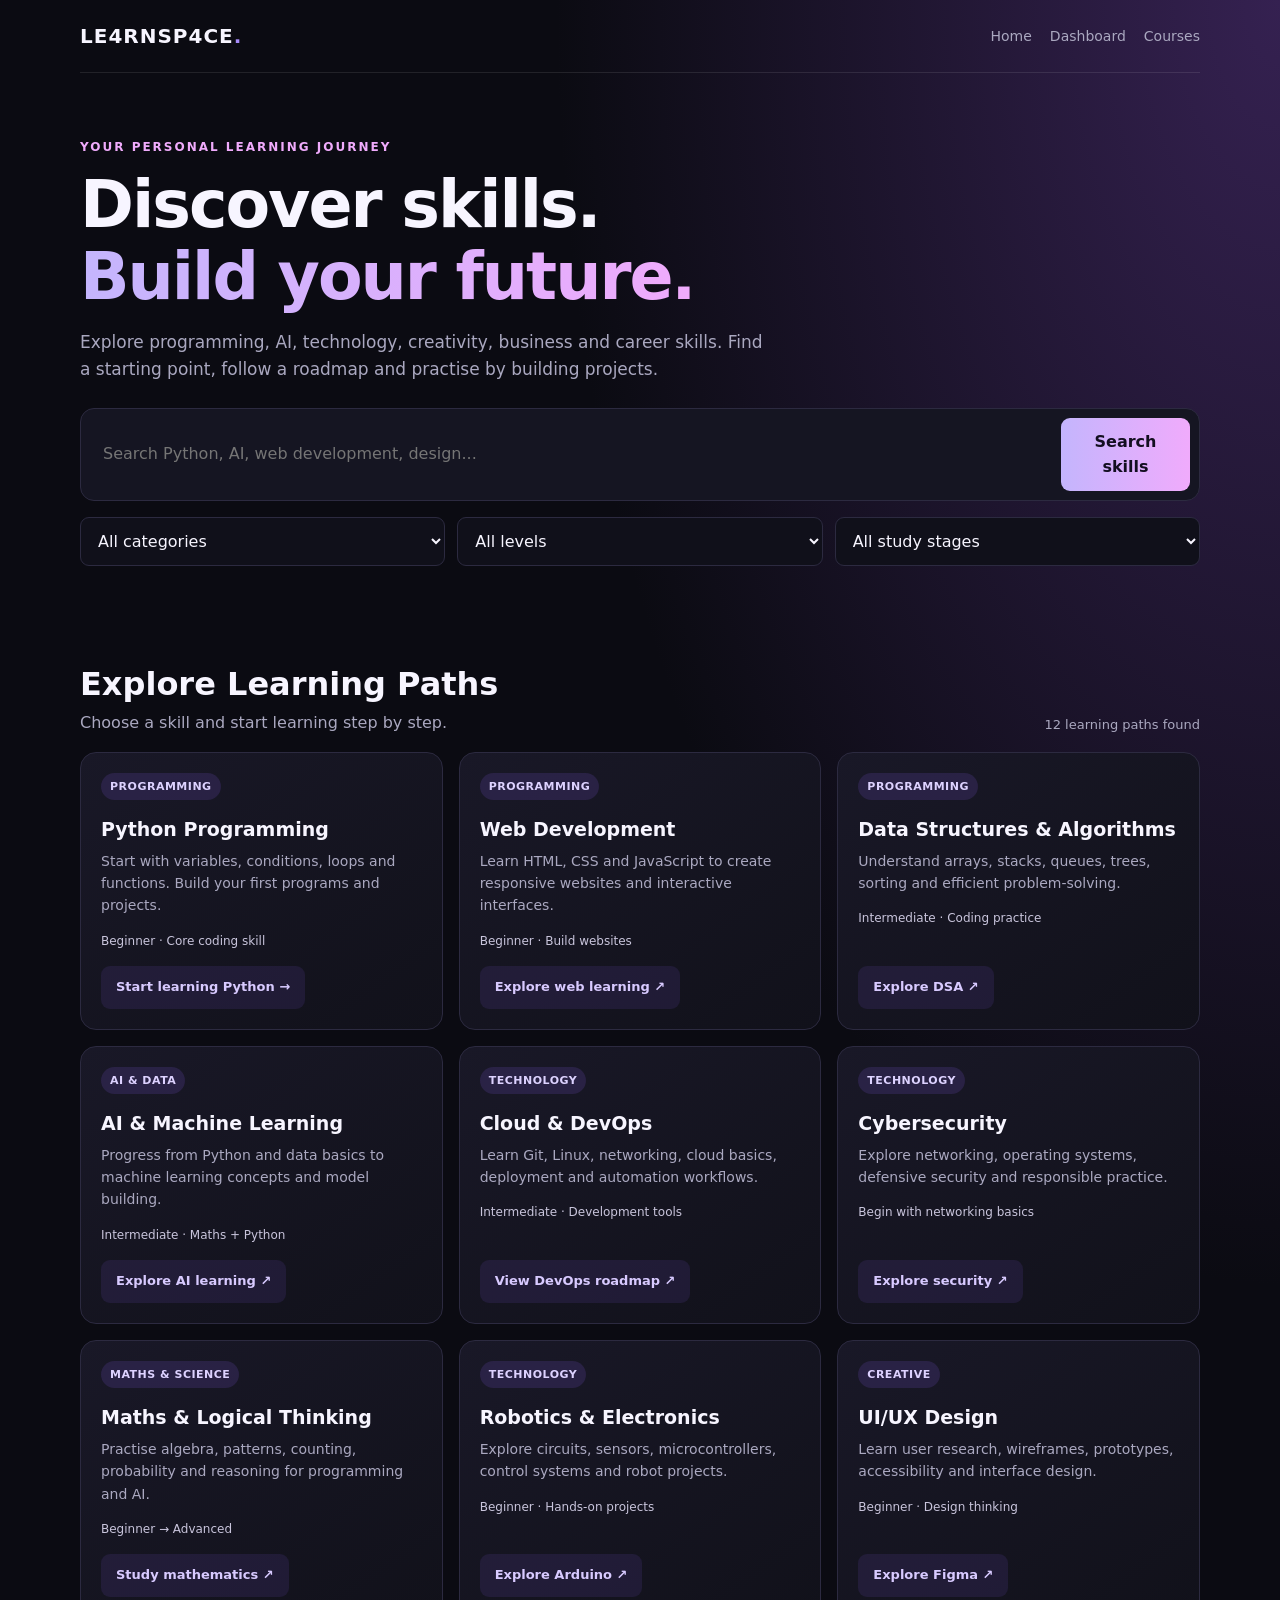
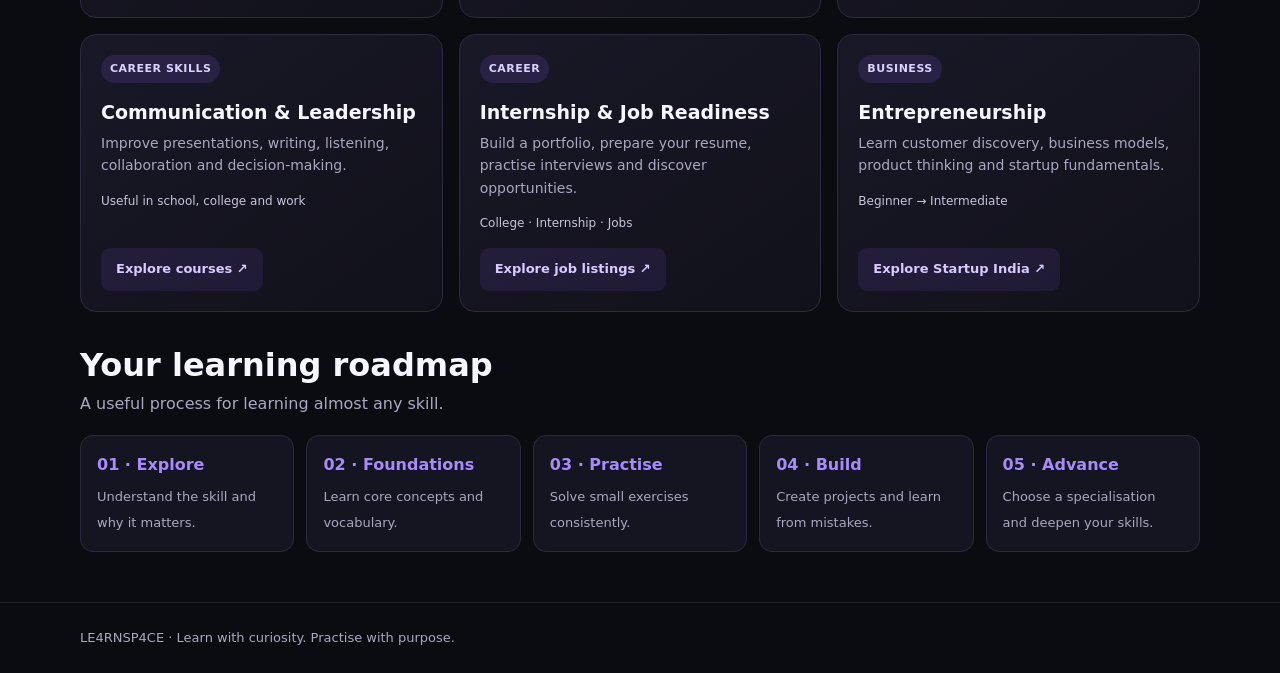
<file: learning-space.html>
<!DOCTYPE html>
<html lang="en">
<head>
  <meta charset="UTF-8">
  <meta name="viewport" content="width=device-width, initial-scale=1.0">
  <meta name="theme-color" content="#0b0b12">
  <title>Learning Space | LE4RNSP4CE</title>
  <style>
    :root {
      --bg: #0b0b12;
      --panel: #151522;
      --border: #2c2a40;
      --text: #f7f5ff;
      --muted: #aaa8c0;
      --purple: #a78bfa;
      --pink: #f0abfc;
    }
    * { box-sizing: border-box; }
    html { scroll-behavior: smooth; }
    body {
      margin: 0;
      background: radial-gradient(ellipse at top right, #352151, transparent 40%), var(--bg);
      color: var(--text);
      font-family: Inter, system-ui, Arial, sans-serif;
      line-height: 1.6;
    }
    a { color: inherit; text-decoration: none; }
    .wrap { width: min(1120px, 92%); margin: auto; }
    header {
      display: flex; justify-content: space-between; align-items: center;
      flex-wrap: wrap; gap: 16px; padding: 20px 0;
      border-bottom: 1px solid #ffffff18;
    }
    .brand { font-weight: 900; letter-spacing: 1px; font-size: 20px; }
    .brand span { color: var(--purple); }
    nav { display: flex; gap: 18px; flex-wrap: wrap; font-size: 14px; color: var(--muted); }
    nav a:hover, .resource:hover { color: var(--pink); }
    .hero { padding: 65px 0 35px; }
    .eyebrow { color: var(--pink); font-weight: 800; font-size: 12px; letter-spacing: 2px; }
    h1 { font-size: clamp(38px, 7vw, 65px); line-height: 1.1; letter-spacing: -2px; margin: 12px 0; }
    .gradient {
      background: linear-gradient(90deg, #c4b5fd, #f0abfc);
      color: transparent; background-clip: text;
    }
    .hero p { color: var(--muted); max-width: 690px; font-size: 17px; }
    .searchbox {
      display: flex; gap: 10px; margin: 24px 0 16px;
      background: var(--panel); border: 1px solid var(--border);
      padding: 9px; border-radius: 14px;
    }
    input, select {
      min-width: 0; width: 100%; padding: 13px;
      color: var(--text); background: #10101a;
      border: 1px solid var(--border); border-radius: 9px;
      font: inherit;
    }
    .searchbox input { border: 0; background: transparent; }
    button, .resource {
      display: inline-block; cursor: pointer; border: 0;
      border-radius: 9px; padding: 11px 15px; font: inherit;
      font-weight: 750;
    }
    .primary {
      color: #130e20;
      background: linear-gradient(90deg, #c4b5fd, #f0abfc);
    }
    .filters {
      display: grid; grid-template-columns: repeat(3, minmax(0, 1fr));
      gap: 12px; margin: 14px 0 30px;
    }
    .section-heading {
      display: flex; align-items: end; justify-content: space-between;
      flex-wrap: wrap; gap: 10px; margin: 28px 0 16px;
    }
    h2 { margin: 0; font-size: clamp(23px, 4vw, 32px); }
    .muted { color: var(--muted); }
    #resultCount { color: var(--muted); font-size: 13px; }
    .cards {
      display: grid; grid-template-columns: repeat(3, minmax(0, 1fr));
      gap: 16px;
    }
    .card {
      display: flex; flex-direction: column; align-items: flex-start;
      padding: 20px; border-radius: 16px;
      background: linear-gradient(145deg, #191827, #11111a);
      border: 1px solid var(--border); min-height: 255px;
    }
    .card:hover { border-color: #a78bfa99; transform: translateY(-2px); }
    .tag {
      font-size: 11px; font-weight: 800; letter-spacing: .5px;
      color: #ddd2ff; background: #8b5cf626;
      padding: 5px 9px; border-radius: 20px;
    }
    .card h3 { margin: 14px 0 5px; font-size: 19px; }
    .card p { color: var(--muted); font-size: 14px; margin: 0 0 15px; }
    .meta { color: #c9c5dc; font-size: 12px; margin-bottom: 15px; }
    .resource { margin-top: auto; color: #d8caff; background: #8b5cf61c; font-size: 13px; }
    .roadmap {
      display: grid; grid-template-columns: repeat(5, minmax(0, 1fr));
      gap: 12px; margin: 18px 0 50px;
    }
    .step {
      padding: 16px; background: var(--panel);
      border: 1px solid var(--border); border-radius: 13px;
    }
    .step b { color: var(--purple); display: block; margin-bottom: 6px; }
    .step span { color: var(--muted); font-size: 13px; }
    .empty {
      display: none; padding: 30px; text-align: center;
      border: 1px dashed var(--border); border-radius: 14px; color: var(--muted);
    }
    footer { border-top: 1px solid #ffffff18; padding: 25px 0; color: var(--muted); font-size: 13px; }
    @media (max-width: 850px) {
      .cards { grid-template-columns: repeat(2, minmax(0, 1fr)); }
      .roadmap { grid-template-columns: repeat(2, minmax(0, 1fr)); }
    }
    @media (max-width: 560px) {
      .searchbox { flex-direction: column; }
      .filters, .cards, .roadmap { grid-template-columns: 1fr; }
      h1 { letter-spacing: -1px; }
    }
  </style>
</head>
<body>
  <header class="wrap">
    <a class="brand" href="./index.html">LE4RNSP4CE<span>.</span></a>
    <nav aria-label="Main navigation">
      <a href="./index.html">Home</a>
      <a href="./dashboard.html">Dashboard</a>
      <a href="./courses.html">Courses</a>
    </nav>
  </header>

  <main class="wrap">
    <section class="hero">
      <div class="eyebrow">YOUR PERSONAL LEARNING JOURNEY</div>
      <h1>Discover skills.<br><span class="gradient">Build your future.</span></h1>
      <p>
        Explore programming, AI, technology, creativity, business and career skills.
        Find a starting point, follow a roadmap and practise by building projects.
      </p>

      <form class="searchbox" id="searchForm">
        <input id="searchInput" type="search"
          placeholder="Search Python, AI, web development, design..."
          aria-label="Search learning skills">
        <button class="primary" type="submit">Search skills</button>
      </form>

      <div class="filters">
        <select id="categoryFilter" aria-label="Filter by category">
          <option value="all">All categories</option>
          <option value="programming">Programming</option>
          <option value="ai">AI & Data</option>
          <option value="technology">Technology</option>
          <option value="creative">Creative</option>
          <option value="career">Career & Business</option>
          <option value="maths">Maths & Science</option>
        </select>
        <select id="levelFilter" aria-label="Filter by level">
          <option value="all">All levels</option>
          <option value="beginner">Beginner</option>
          <option value="intermediate">Intermediate</option>
          <option value="advanced">Advanced</option>
        </select>
        <select id="yearFilter" aria-label="Filter by study stage">
          <option value="all">All study stages</option>
          <option value="school">School</option>
          <option value="college">College</option>
          <option value="internship">Internship & Jobs</option>
          <option value="any">Any stage</option>
        </select>
      </div>
    </section>

    <div class="section-heading">
      <div>
        <h2>Explore Learning Paths</h2>
        <div class="muted">Choose a skill and start learning step by step.</div>
      </div>
      <span id="resultCount" aria-live="polite"></span>
    </div>

    <section class="cards" id="courseGrid">
      <article class="card" data-category="programming" data-level="beginner" data-year="any" data-search="python programming coding loops variables functions">
        <span class="tag">PROGRAMMING</span>
        <h3>Python Programming</h3>
        <p>Start with variables, conditions, loops and functions. Build your first programs and projects.</p>
        <div class="meta">Beginner · Core coding skill</div>
        <a class="resource" href="./python-learning.html">Start learning Python →</a>
      </article>

      <article class="card" data-category="programming" data-level="beginner" data-year="any" data-search="web development html css javascript website frontend">
        <span class="tag">PROGRAMMING</span>
        <h3>Web Development</h3>
        <p>Learn HTML, CSS and JavaScript to create responsive websites and interactive interfaces.</p>
        <div class="meta">Beginner · Build websites</div>
        <a class="resource" href="https://developer.mozilla.org/en-US/docs/Learn_web_development" target="_blank" rel="noopener noreferrer">Explore web learning ↗</a>
      </article>

      <article class="card" data-category="programming" data-level="intermediate" data-year="college" data-search="data structures algorithms dsa problem solving">
        <span class="tag">PROGRAMMING</span>
        <h3>Data Structures & Algorithms</h3>
        <p>Understand arrays, stacks, queues, trees, sorting and efficient problem-solving.</p>
        <div class="meta">Intermediate · Coding practice</div>
        <a class="resource" href="https://www.geeksforgeeks.org/" target="_blank" rel="noopener noreferrer">Explore DSA ↗</a>
      </article>

      <article class="card" data-category="ai" data-level="intermediate" data-year="college" data-search="artificial intelligence machine learning data science">
        <span class="tag">AI & DATA</span>
        <h3>AI & Machine Learning</h3>
        <p>Progress from Python and data basics to machine learning concepts and model building.</p>
        <div class="meta">Intermediate · Maths + Python</div>
        <a class="resource" href="https://developers.google.com/machine-learning" target="_blank" rel="noopener noreferrer">Explore AI learning ↗</a>
      </article>

      <article class="card" data-category="technology" data-level="intermediate" data-year="college" data-search="cloud devops linux git deployment">
        <span class="tag">TECHNOLOGY</span>
        <h3>Cloud & DevOps</h3>
        <p>Learn Git, Linux, networking, cloud basics, deployment and automation workflows.</p>
        <div class="meta">Intermediate · Development tools</div>
        <a class="resource" href="https://roadmap.sh/devops" target="_blank" rel="noopener noreferrer">View DevOps roadmap ↗</a>
      </article>

      <article class="card" data-category="technology" data-level="intermediate" data-year="college" data-search="cybersecurity security networks privacy">
        <span class="tag">TECHNOLOGY</span>
        <h3>Cybersecurity</h3>
        <p>Explore networking, operating systems, defensive security and responsible practice.</p>
        <div class="meta">Begin with networking basics</div>
        <a class="resource" href="https://www.cisa.gov/cybersecurity" target="_blank" rel="noopener noreferrer">Explore security ↗</a>
      </article>

      <article class="card" data-category="maths" data-level="beginner" data-year="any" data-search="maths logic algebra probability statistics">
        <span class="tag">MATHS & SCIENCE</span>
        <h3>Maths & Logical Thinking</h3>
        <p>Practise algebra, patterns, counting, probability and reasoning for programming and AI.</p>
        <div class="meta">Beginner → Advanced</div>
        <a class="resource" href="https://www.khanacademy.org/math" target="_blank" rel="noopener noreferrer">Study mathematics ↗</a>
      </article>

      <article class="card" data-category="technology" data-level="beginner" data-year="college" data-search="robotics electronics arduino sensors hardware">
        <span class="tag">TECHNOLOGY</span>
        <h3>Robotics & Electronics</h3>
        <p>Explore circuits, sensors, microcontrollers, control systems and robot projects.</p>
        <div class="meta">Beginner · Hands-on projects</div>
        <a class="resource" href="https://docs.arduino.cc/" target="_blank" rel="noopener noreferrer">Explore Arduino ↗</a>
      </article>

      <article class="card" data-category="creative" data-level="beginner" data-year="any" data-search="ui ux design figma product design">
        <span class="tag">CREATIVE</span>
        <h3>UI/UX Design</h3>
        <p>Learn user research, wireframes, prototypes, accessibility and interface design.</p>
        <div class="meta">Beginner · Design thinking</div>
        <a class="resource" href="https://help.figma.com/" target="_blank" rel="noopener noreferrer">Explore Figma ↗</a>
      </article>

      <article class="card" data-category="career" data-level="beginner" data-year="any" data-search="communication leadership presentation teamwork">
        <span class="tag">CAREER SKILLS</span>
        <h3>Communication & Leadership</h3>
        <p>Improve presentations, writing, listening, collaboration and decision-making.</p>
        <div class="meta">Useful in school, college and work</div>
        <a class="resource" href="https://www.coursera.org/" target="_blank" rel="noopener noreferrer">Explore courses ↗</a>
      </article>

      <article class="card" data-category="career" data-level="intermediate" data-year="internship" data-search="internships resume portfolio interview job readiness">
        <span class="tag">CAREER</span>
        <h3>Internship & Job Readiness</h3>
        <p>Build a portfolio, prepare your resume, practise interviews and discover opportunities.</p>
        <div class="meta">College · Internship · Jobs</div>
        <a class="resource" href="https://www.linkedin.com/jobs/" target="_blank" rel="noopener noreferrer">Explore job listings ↗</a>
      </article>

      <article class="card" data-category="career" data-level="intermediate" data-year="any" data-search="entrepreneurship startup business marketing product">
        <span class="tag">BUSINESS</span>
        <h3>Entrepreneurship</h3>
        <p>Learn customer discovery, business models, product thinking and startup fundamentals.</p>
        <div class="meta">Beginner → Intermediate</div>
        <a class="resource" href="https://www.startupindia.gov.in/" target="_blank" rel="noopener noreferrer">Explore Startup India ↗</a>
      </article>
    </section>

    <div class="empty" id="emptyState">
      <h3>No matching skills found</h3>
      <p>Try another search term or select different filters.</p>
      <button class="primary" id="resetButton" type="button">Reset filters</button>
    </div>

    <section>
      <div class="section-heading">
        <div>
          <h2>Your learning roadmap</h2>
          <div class="muted">A useful process for learning almost any skill.</div>
        </div>
      </div>
      <div class="roadmap">
        <div class="step"><b>01 · Explore</b><span>Understand the skill and why it matters.</span></div>
        <div class="step"><b>02 · Foundations</b><span>Learn core concepts and vocabulary.</span></div>
        <div class="step"><b>03 · Practise</b><span>Solve small exercises consistently.</span></div>
        <div class="step"><b>04 · Build</b><span>Create projects and learn from mistakes.</span></div>
        <div class="step"><b>05 · Advance</b><span>Choose a specialisation and deepen your skills.</span></div>
      </div>
    </section>
  </main>

  <footer><div class="wrap">LE4RNSP4CE · Learn with curiosity. Practise with purpose.</div></footer>

  <script>
    const searchInput = document.getElementById("searchInput");
    const categoryFilter = document.getElementById("categoryFilter");
    const levelFilter = document.getElementById("levelFilter");
    const yearFilter = document.getElementById("yearFilter");
    const cards = [...document.querySelectorAll(".card")];
    const resultCount = document.getElementById("resultCount");
    const emptyState = document.getElementById("emptyState");

    function filterCards() {
      const query = searchInput.value.trim().toLowerCase();
      const category = categoryFilter.value;
      const level = levelFilter.value;
      const year = yearFilter.value;
      let visible = 0;

      cards.forEach(card => {
        const searchableText =
          (card.innerText + " " + card.dataset.search).toLowerCase();

        const matchesQuery = !query || searchableText.includes(query);
        const matchesCategory = category === "all" || card.dataset.category === category;
        const matchesLevel = level === "all" ||
          card.dataset.level === level ||
          (level === "beginner" && card.dataset.level === "intermediate" && card.dataset.category === "career");
        const matchesYear = year === "all" || card.dataset.year === year || card.dataset.year === "any";

        const show = matchesQuery && matchesCategory && matchesLevel && matchesYear;
        card.style.display = show ? "flex" : "none";
        if (show) visible++;
      });

      resultCount.textContent = `${visible} learning path${visible === 1 ? "" : "s"} found`;
      emptyState.style.display = visible ? "none" : "block";
    }

    document.getElementById("searchForm").addEventListener("submit", event => {
      event.preventDefault();
      filterCards();
      document.getElementById("courseGrid").scrollIntoView({ behavior: "smooth", block: "start" });
    });

    searchInput.addEventListener("input", filterCards);
    categoryFilter.addEventListener("change", filterCards);
    levelFilter.addEventListener("change", filterCards);
    yearFilter.addEventListener("change", filterCards);

    document.getElementById("resetButton").addEventListener("click", () => {
      searchInput.value = "";
      categoryFilter.value = "all";
      levelFilter.value = "all";
      yearFilter.value = "all";
      filterCards();
    });

    filterCards();
  </script>
</body>
</html>
</file>
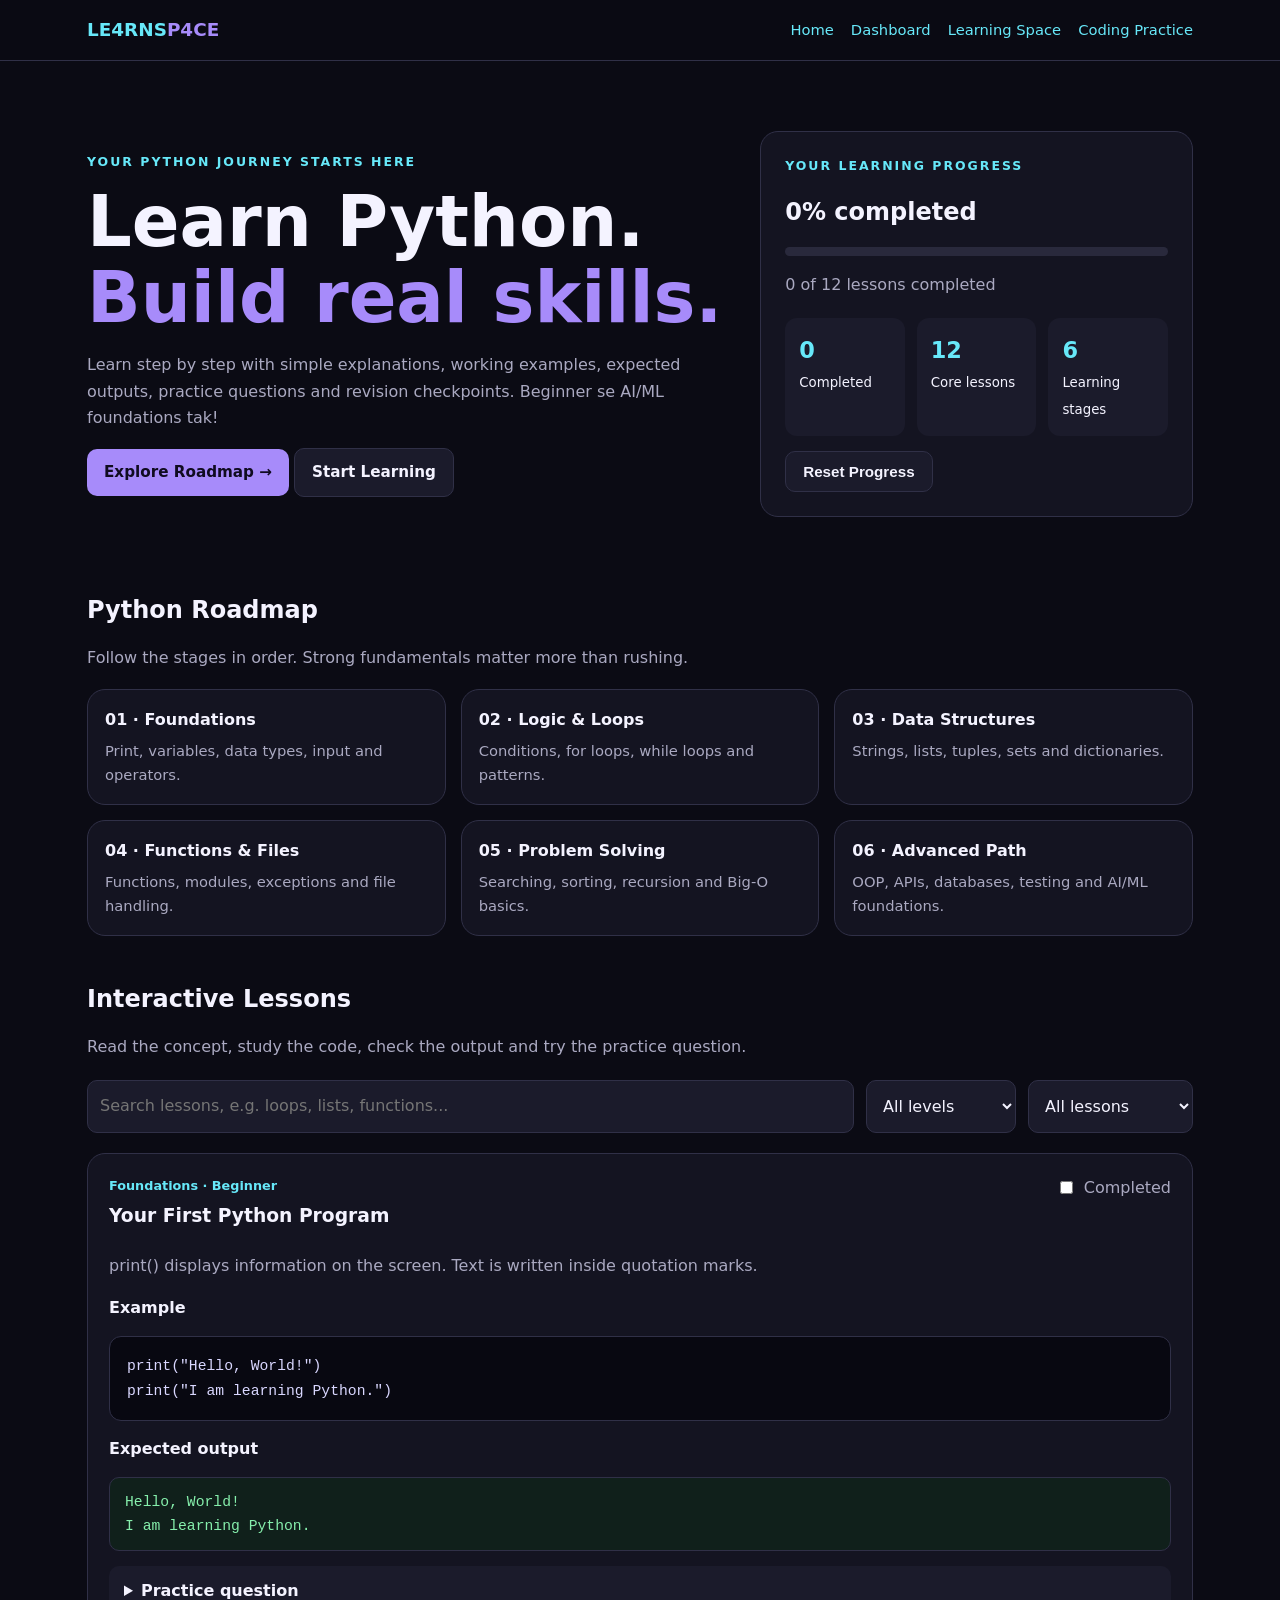
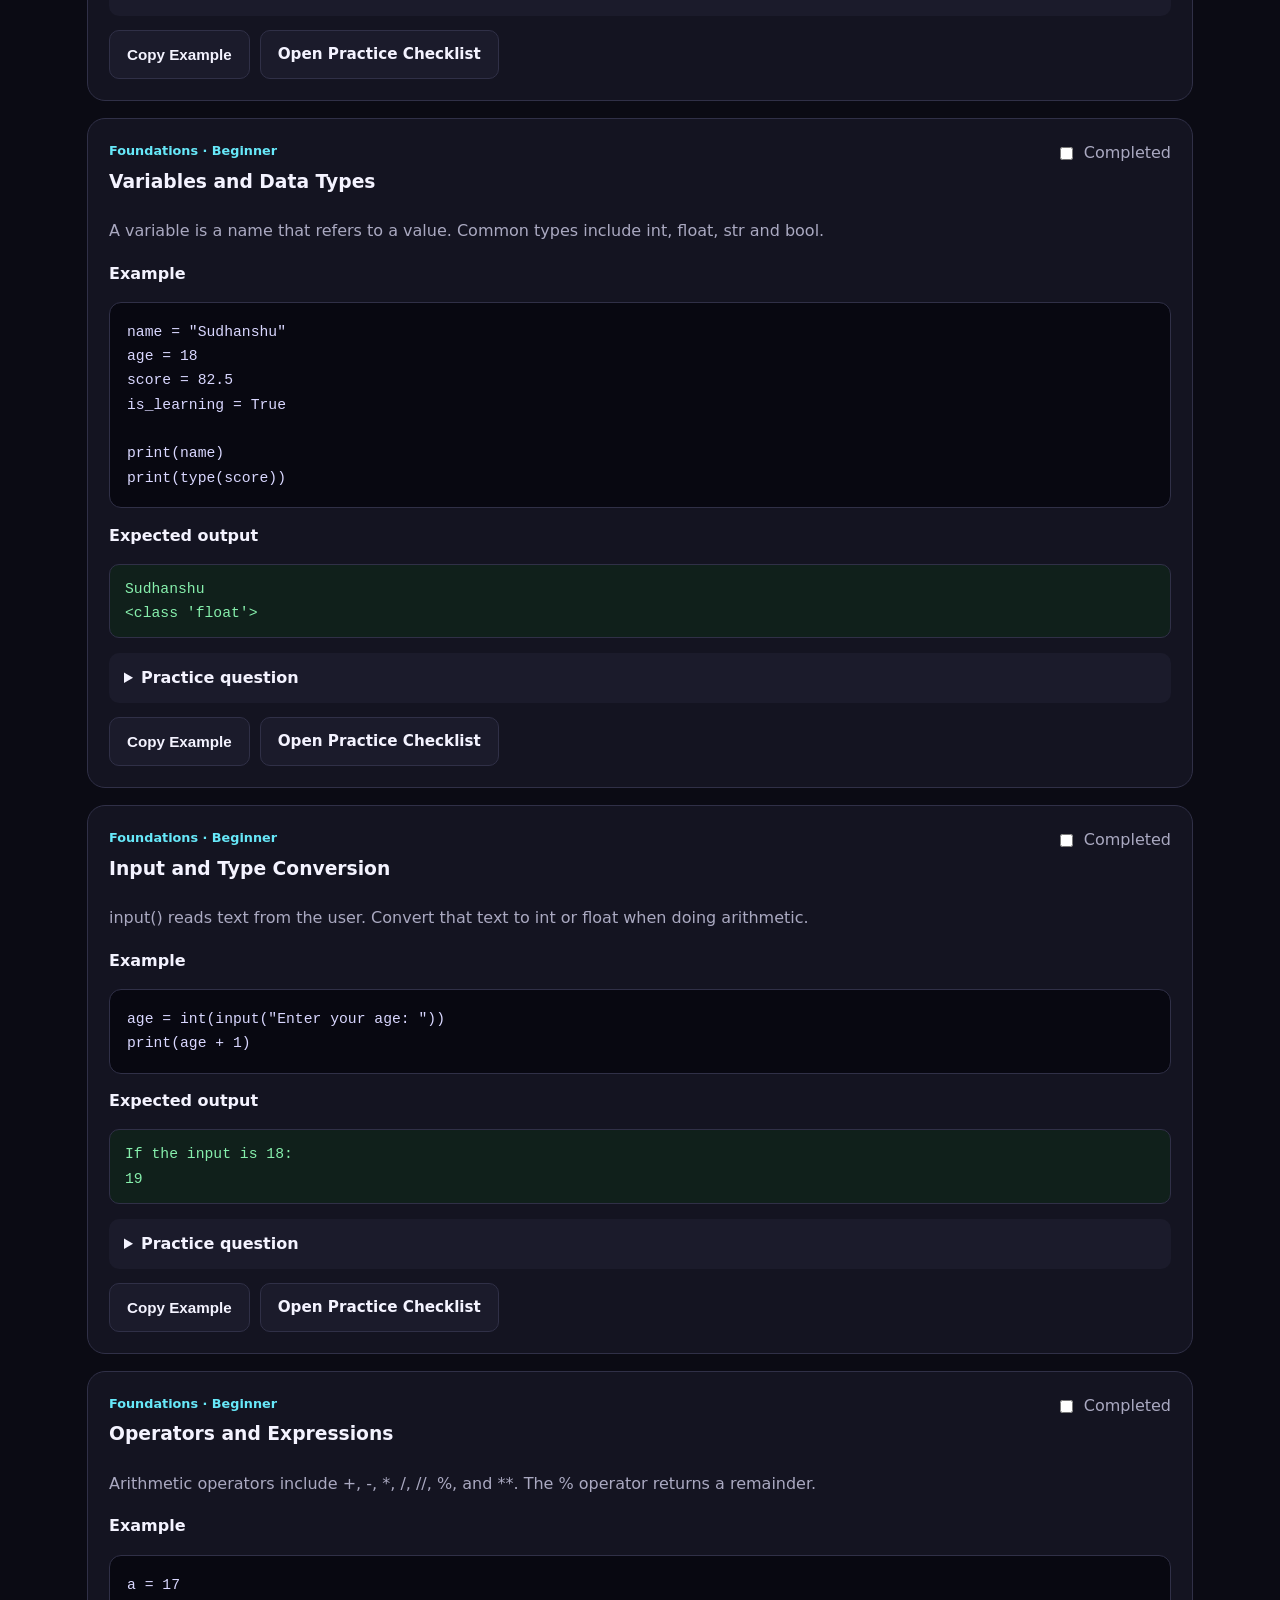
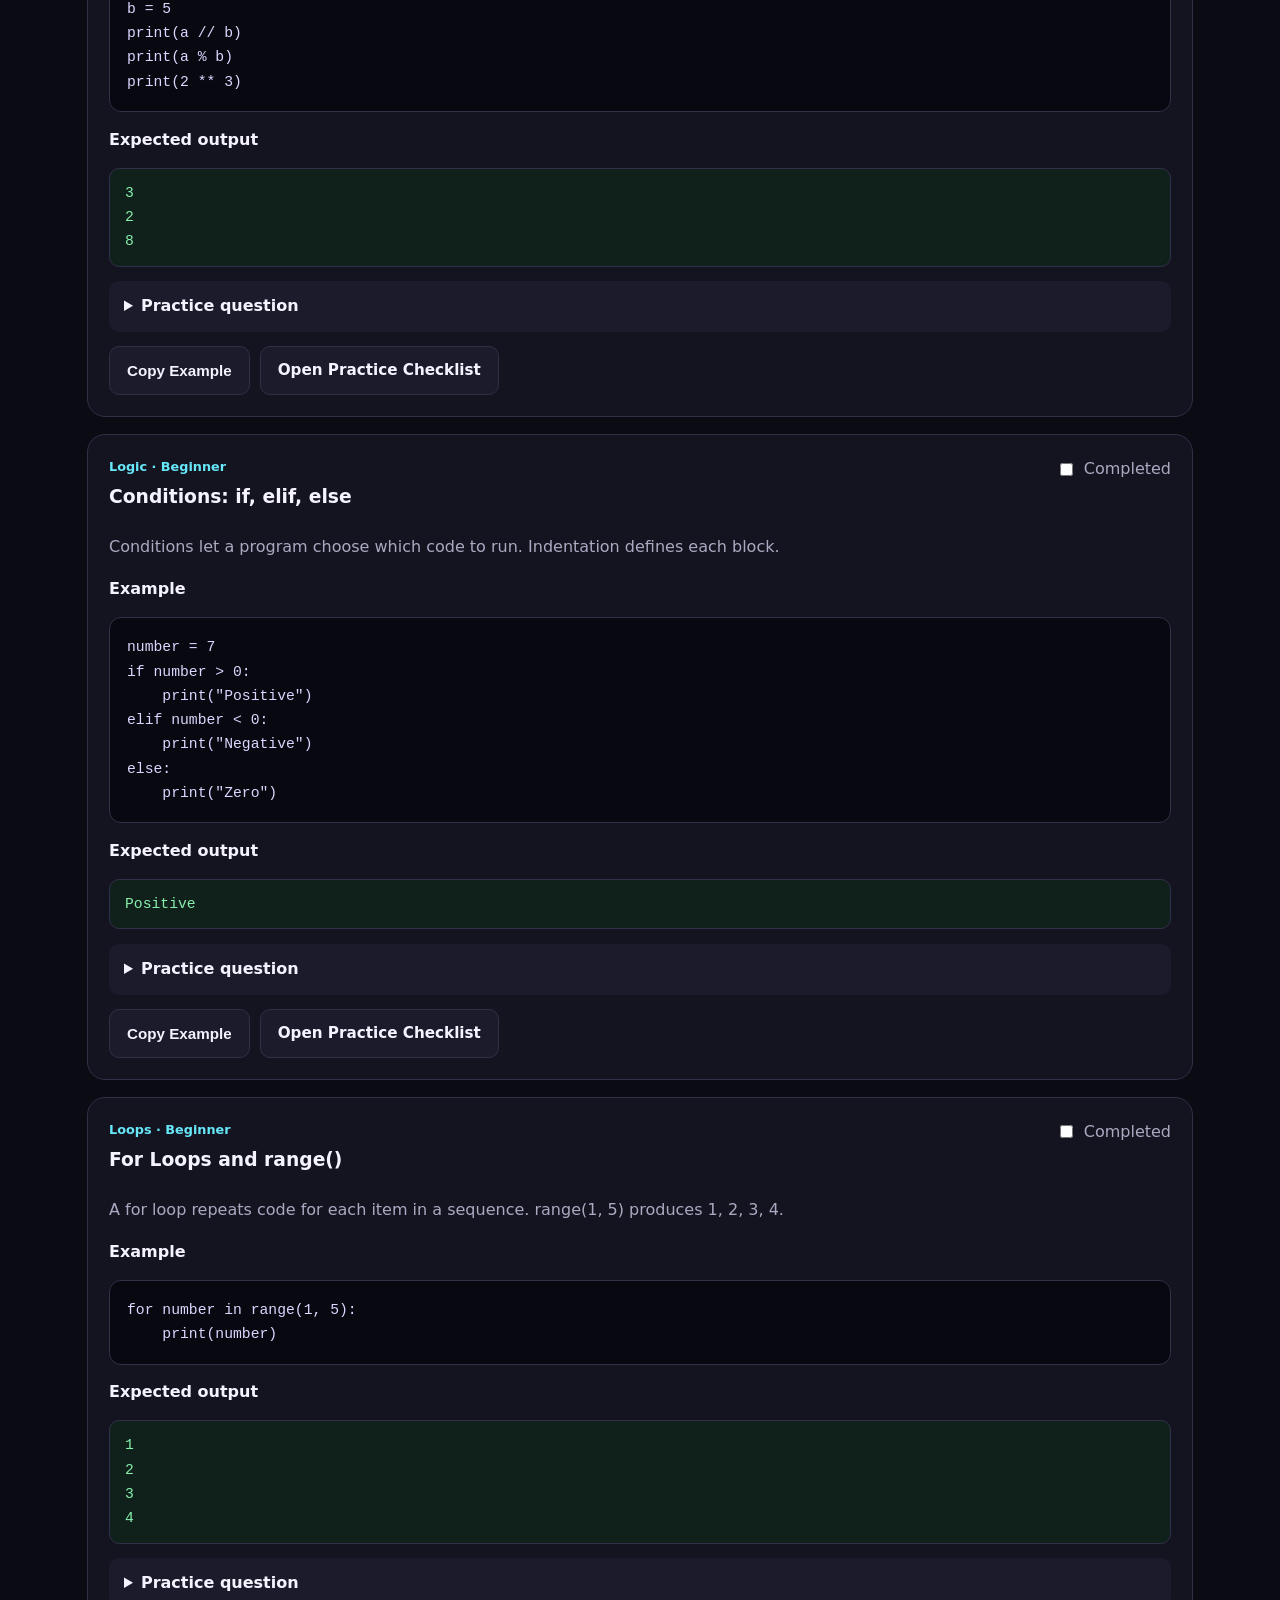
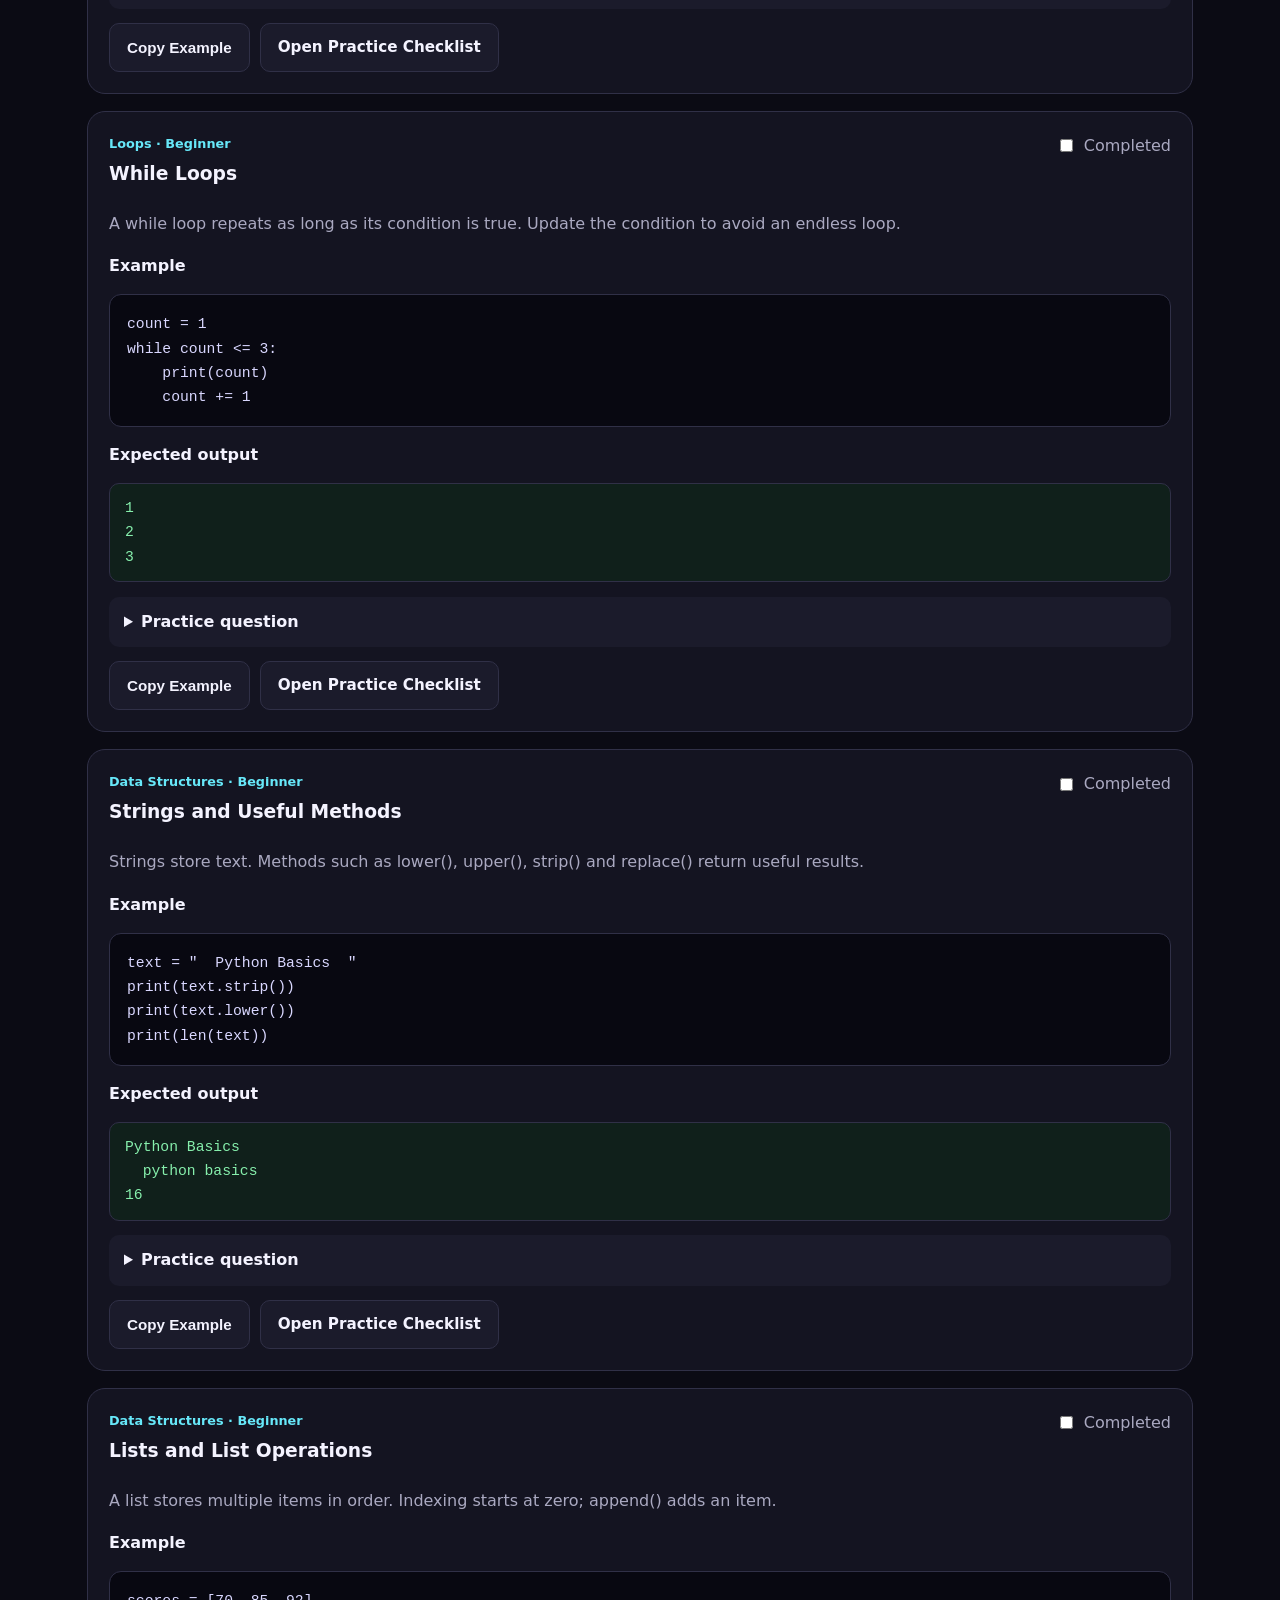
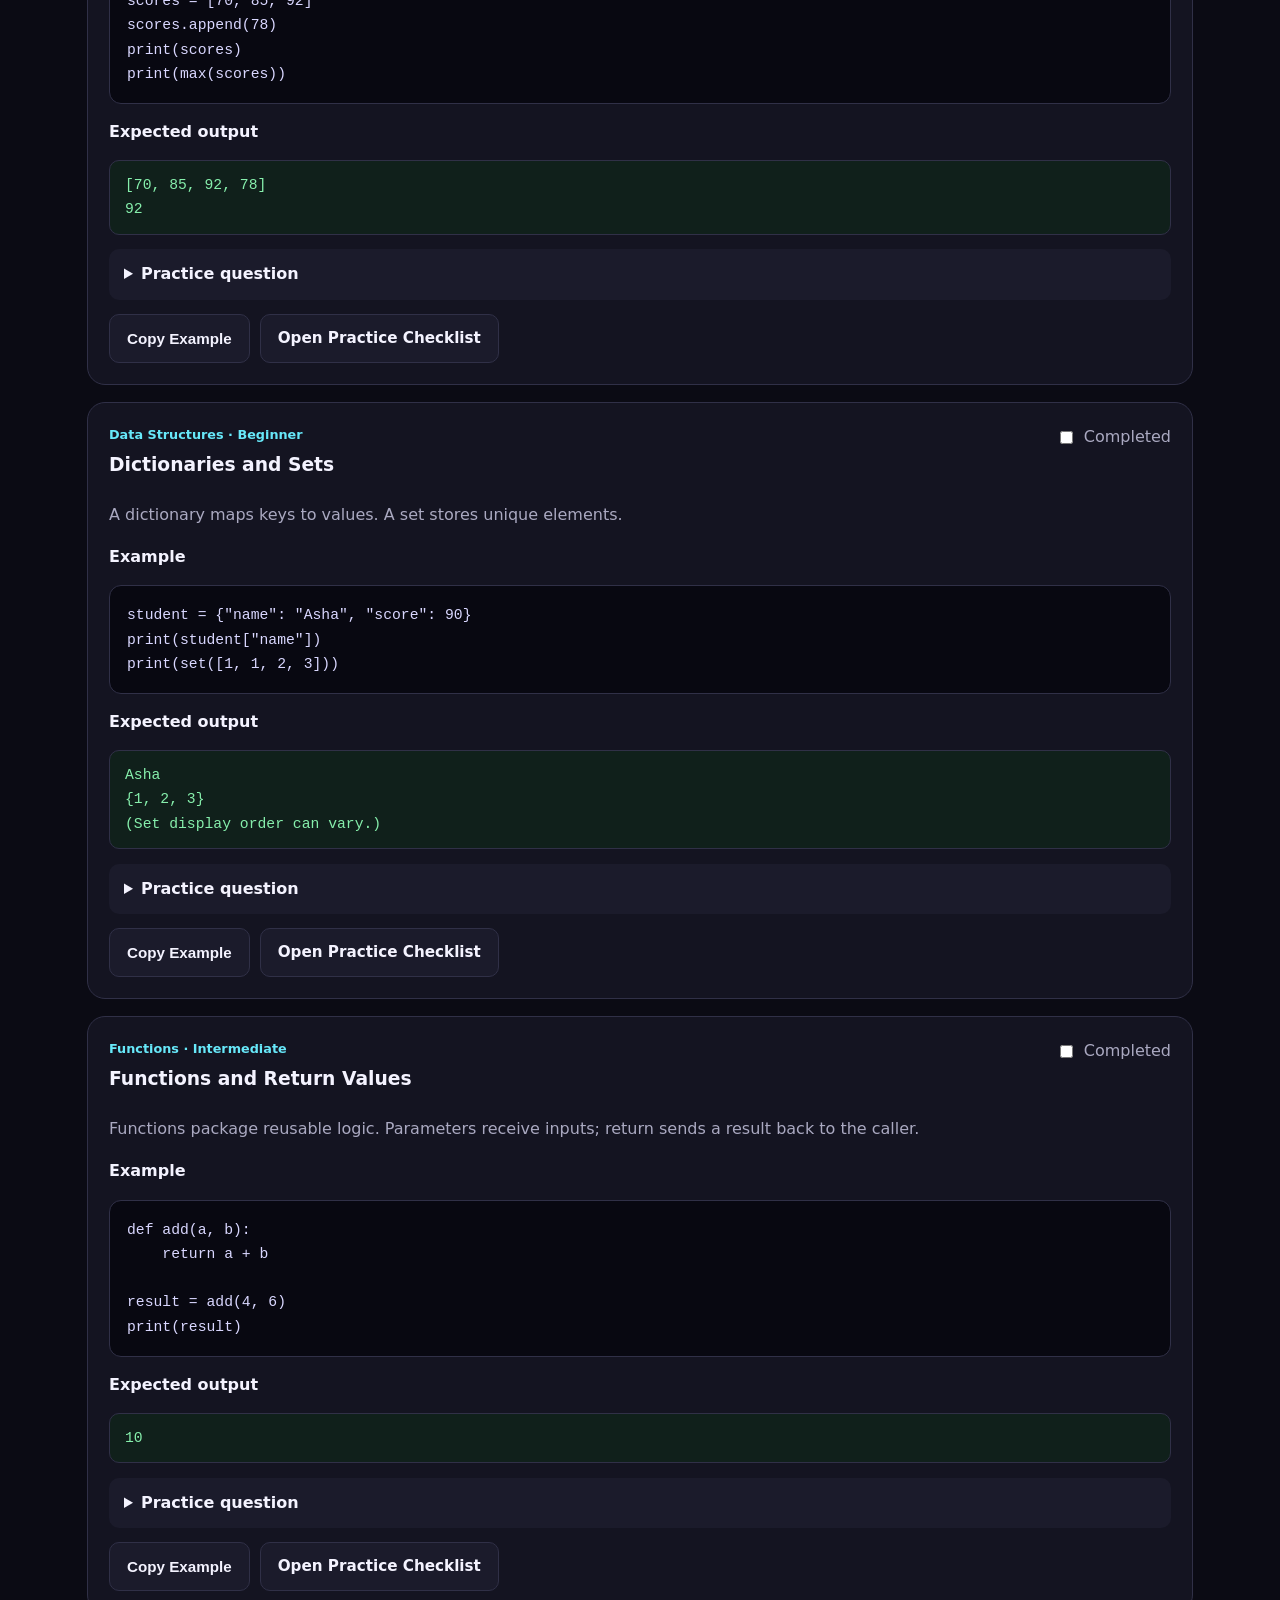
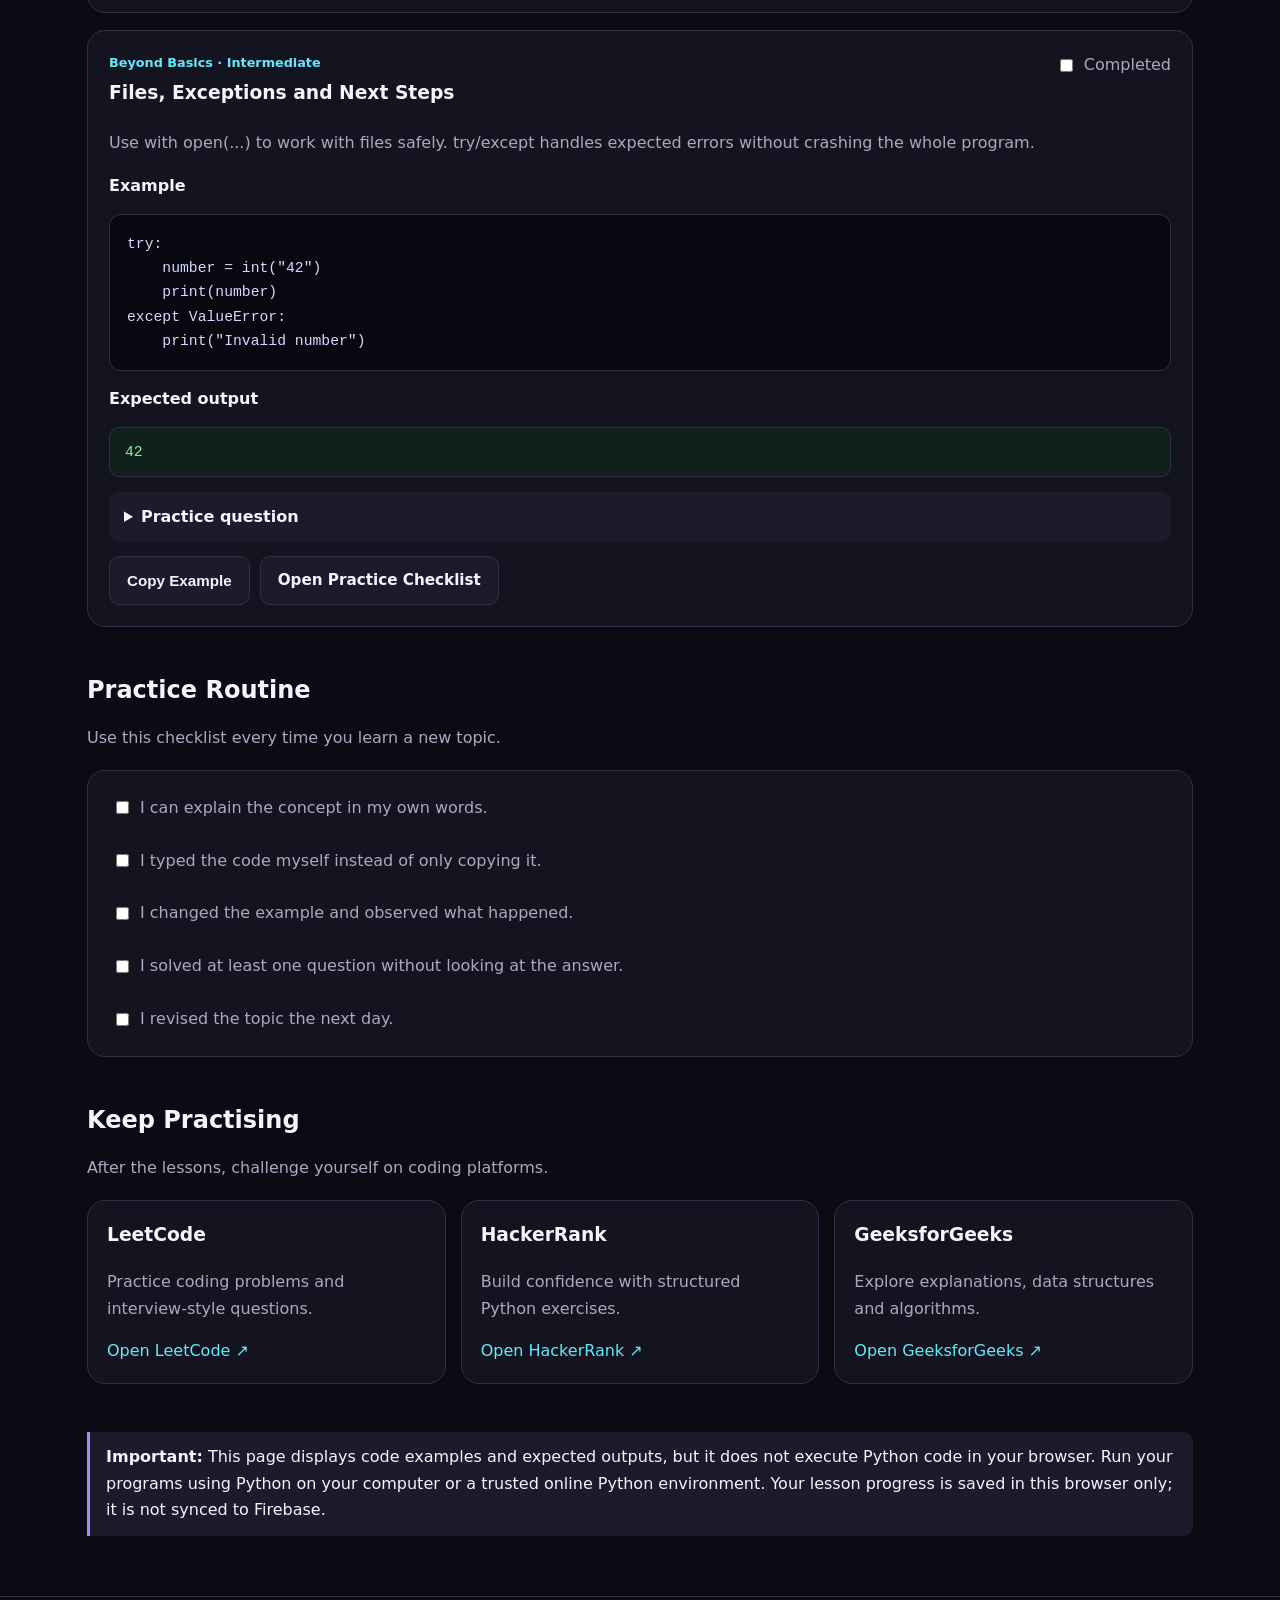
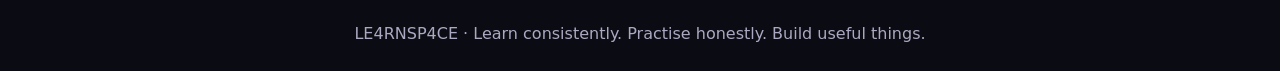
<file: python-learning.html>
<!DOCTYPE html>
<html lang="en">
<head>
  <meta charset="UTF-8">
  <meta name="viewport" content="width=device-width, initial-scale=1.0">
  <meta name="theme-color" content="#0b0b14">
  <title>Python Learning Hub | LE4RNSP4CE</title>
  <style>
    :root {
      --bg: #0b0b14;
      --panel: #141421;
      --panel2: #1b1b2b;
      --text: #f4f3ff;
      --muted: #aaa9c1;
      --purple: #a78bfa;
      --cyan: #67e8f9;
      --green: #86efac;
      --border: #303047;
    }

    * { box-sizing: border-box; }

    body {
      margin: 0;
      background: var(--bg);
      color: var(--text);
      font-family: Inter, system-ui, Arial, sans-serif;
      line-height: 1.65;
    }

    a { color: var(--cyan); text-decoration: none; }
    a:hover { text-decoration: underline; }

    header {
      position: sticky;
      top: 0;
      z-index: 10;
      background: #0b0b14ed;
      backdrop-filter: blur(14px);
      border-bottom: 1px solid var(--border);
    }

    nav {
      max-width: 1150px;
      margin: auto;
      padding: 15px 22px;
      display: flex;
      justify-content: space-between;
      align-items: center;
      gap: 16px;
      flex-wrap: wrap;
    }

    .brand { font-weight: 900; font-size: 1.15rem; }
    .brand span { color: var(--purple); }

    .navlinks {
      display: flex;
      gap: 17px;
      flex-wrap: wrap;
      font-size: .92rem;
    }

    .container { max-width: 1150px; margin: auto; padding: 28px 22px 60px; }

    .hero {
      padding: 42px 0 30px;
      display: grid;
      grid-template-columns: 1.5fr 1fr;
      gap: 24px;
      align-items: center;
    }

    .eyebrow {
      color: var(--cyan);
      text-transform: uppercase;
      font-size: .78rem;
      letter-spacing: 2px;
      font-weight: 800;
    }

    h1 { font-size: clamp(2.3rem, 6vw, 4.4rem); line-height: 1.08; margin: 12px 0; }
    h1 span { color: var(--purple); }
    h2 { line-height: 1.25; }
    .muted { color: var(--muted); }

    .panel, .card, .lesson, .topic {
      background: var(--panel);
      border: 1px solid var(--border);
      border-radius: 18px;
    }

    .panel { padding: 24px; }
    .card { padding: 19px; }
    .card h3 { margin-top: 0; }
    .grid { display: grid; grid-template-columns: repeat(3, 1fr); gap: 15px; }

    .button {
      display: inline-block;
      background: var(--purple);
      color: #100b20;
      padding: 11px 17px;
      border: 0;
      border-radius: 10px;
      font-weight: 800;
      cursor: pointer;
      font-size: .95rem;
    }

    .button.secondary {
      background: var(--panel2);
      color: var(--text);
      border: 1px solid var(--border);
    }

    .button:hover { filter: brightness(1.1); text-decoration: none; }

    .stats { display: grid; grid-template-columns: repeat(3, 1fr); gap: 12px; margin-top: 20px; }
    .stat { padding: 14px; background: var(--panel2); border-radius: 12px; }
    .stat strong { display: block; font-size: 1.4rem; color: var(--cyan); }

    section { margin-top: 48px; }
    .section-heading { margin-bottom: 18px; }
    .section-heading p { color: var(--muted); margin-top: 5px; }

    .progress-track {
      height: 9px;
      background: #29293c;
      border-radius: 20px;
      overflow: hidden;
      margin: 12px 0;
    }

    .progress-fill {
      height: 100%;
      width: 0;
      background: linear-gradient(90deg, var(--purple), var(--cyan));
      transition: width .25s;
    }

    .toolbar { display: flex; gap: 12px; flex-wrap: wrap; margin: 20px 0; }

    input, select {
      background: var(--panel2);
      color: var(--text);
      border: 1px solid var(--border);
      border-radius: 10px;
      padding: 12px;
      font: inherit;
    }

    input { flex: 1; min-width: 200px; }
    select { max-width: 100%; }

    .lesson { padding: 21px; margin-bottom: 17px; scroll-margin-top: 90px; }
    .lesson-top { display: flex; justify-content: space-between; gap: 12px; flex-wrap: wrap; align-items: start; }
    .tag { color: var(--cyan); font-size: .8rem; font-weight: 800; }
    .lesson h3 { margin: 5px 0; }
    .lesson p { color: var(--muted); }

    pre {
      overflow-x: auto;
      padding: 17px;
      background: #080811;
      border: 1px solid var(--border);
      border-radius: 12px;
      color: #d9d7ff;
      font-size: .92rem;
      white-space: pre;
    }

    .output {
      padding: 12px 15px;
      background: #10201b;
      color: var(--green);
      border-radius: 10px;
      overflow-x: auto;
    }

    .lesson-actions { display: flex; gap: 10px; flex-wrap: wrap; margin-top: 14px; }
    .complete-label { display: flex; align-items: center; gap: 8px; color: var(--muted); }
    .complete-label input { flex: none; min-width: auto; accent-color: var(--purple); }

    details {
      background: var(--panel2);
      border-radius: 10px;
      padding: 12px 15px;
      margin-top: 12px;
    }

    summary { cursor: pointer; font-weight: 700; }

    .topic { padding: 17px; }
    .topic strong { display: block; margin-bottom: 5px; }
    .topic p { color: var(--muted); margin: 0; font-size: .92rem; }

    .callout {
      border-left: 3px solid var(--purple);
      padding: 12px 16px;
      background: var(--panel2);
      border-radius: 0 10px 10px 0;
    }

    footer { border-top: 1px solid var(--border); padding: 24px 10px; color: var(--muted); text-align: center; }

    @media (max-width: 760px) {
      .hero { grid-template-columns: 1fr; padding-top: 25px; }
      .grid { grid-template-columns: repeat(2, 1fr); }
      .container { padding-inline: 15px; }
      nav { padding-inline: 15px; }
    }

    @media (max-width: 480px) {
      .grid, .stats { grid-template-columns: 1fr; }
      .navlinks { gap: 10px; }
      .panel { padding: 18px; }
    }
  </style>
</head>

<body>
<header>
  <nav>
    <a class="brand" href="index.html">LE4RNS<span>P4CE</span></a>
    <div class="navlinks">
      <a href="index.html">Home</a>
      <a href="dashboard.html">Dashboard</a>
      <a href="learning-space.html">Learning Space</a>
      <a href="coding-practice.html">Coding Practice</a>
    </div>
  </nav>
</header>

<main class="container">
  <div class="hero">
    <div>
      <div class="eyebrow">Your Python journey starts here</div>
      <h1>Learn Python.<br><span>Build real skills.</span></h1>
      <p class="muted">
        Learn step by step with simple explanations, working examples,
        expected outputs, practice questions and revision checkpoints.
        Beginner se AI/ML foundations tak!
      </p>
      <a class="button" href="#roadmap">Explore Roadmap →</a>
      <a class="button secondary" href="#lessons">Start Learning</a>
    </div>

    <div class="panel">
      <div class="eyebrow">Your learning progress</div>
      <h2 id="progressText">0% completed</h2>
      <div class="progress-track">
        <div class="progress-fill" id="progressFill"></div>
      </div>
      <p class="muted" id="progressDetail">0 of 12 lessons completed</p>
      <div class="stats">
        <div class="stat"><strong id="completedCount">0</strong><small>Completed</small></div>
        <div class="stat"><strong>12</strong><small>Core lessons</small></div>
        <div class="stat"><strong>6</strong><small>Learning stages</small></div>
      </div>
      <button class="button secondary" id="resetProgress" style="margin-top:15px">
        Reset Progress
      </button>
    </div>
  </div>

  <section id="roadmap">
    <div class="section-heading">
      <h2>Python Roadmap</h2>
      <p>Follow the stages in order. Strong fundamentals matter more than rushing.</p>
    </div>

    <div class="grid">
      <div class="topic"><strong>01 · Foundations</strong><p>Print, variables, data types, input and operators.</p></div>
      <div class="topic"><strong>02 · Logic & Loops</strong><p>Conditions, for loops, while loops and patterns.</p></div>
      <div class="topic"><strong>03 · Data Structures</strong><p>Strings, lists, tuples, sets and dictionaries.</p></div>
      <div class="topic"><strong>04 · Functions & Files</strong><p>Functions, modules, exceptions and file handling.</p></div>
      <div class="topic"><strong>05 · Problem Solving</strong><p>Searching, sorting, recursion and Big-O basics.</p></div>
      <div class="topic"><strong>06 · Advanced Path</strong><p>OOP, APIs, databases, testing and AI/ML foundations.</p></div>
    </div>
  </section>

  <section id="lessons">
    <div class="section-heading">
      <h2>Interactive Lessons</h2>
      <p>Read the concept, study the code, check the output and try the practice question.</p>
    </div>

    <div class="toolbar">
      <input type="search" id="searchInput" placeholder="Search lessons, e.g. loops, lists, functions...">
      <select id="levelFilter" aria-label="Filter lessons by level">
        <option value="all">All levels</option>
        <option value="Beginner">Beginner</option>
        <option value="Intermediate">Intermediate</option>
      </select>
      <select id="statusFilter" aria-label="Filter by completion">
        <option value="all">All lessons</option>
        <option value="incomplete">Not completed</option>
        <option value="complete">Completed</option>
      </select>
    </div>

    <div id="lessonList"></div>
    <p id="noResults" class="muted" hidden>No lessons match your search. Try another keyword.</p>
  </section>

  <section id="practice">
    <div class="section-heading">
      <h2>Practice Routine</h2>
      <p>Use this checklist every time you learn a new topic.</p>
    </div>
    <div class="panel">
      <label class="complete-label"><input type="checkbox" class="routine-check" data-key="understand"> I can explain the concept in my own words.</label><br>
      <label class="complete-label"><input type="checkbox" class="routine-check" data-key="type"> I typed the code myself instead of only copying it.</label><br>
      <label class="complete-label"><input type="checkbox" class="routine-check" data-key="modify"> I changed the example and observed what happened.</label><br>
      <label class="complete-label"><input type="checkbox" class="routine-check" data-key="solve"> I solved at least one question without looking at the answer.</label><br>
      <label class="complete-label"><input type="checkbox" class="routine-check" data-key="revise"> I revised the topic the next day.</label>
    </div>
  </section>

  <section>
    <div class="section-heading">
      <h2>Keep Practising</h2>
      <p>After the lessons, challenge yourself on coding platforms.</p>
    </div>
    <div class="grid">
      <div class="card">
        <h3>LeetCode</h3>
        <p class="muted">Practice coding problems and interview-style questions.</p>
        <a href="https://leetcode.com/" target="_blank" rel="noopener noreferrer">Open LeetCode ↗</a>
      </div>
      <div class="card">
        <h3>HackerRank</h3>
        <p class="muted">Build confidence with structured Python exercises.</p>
        <a href="https://www.hackerrank.com/" target="_blank" rel="noopener noreferrer">Open HackerRank ↗</a>
      </div>
      <div class="card">
        <h3>GeeksforGeeks</h3>
        <p class="muted">Explore explanations, data structures and algorithms.</p>
        <a href="https://www.geeksforgeeks.org/" target="_blank" rel="noopener noreferrer">Open GeeksforGeeks ↗</a>
      </div>
    </div>
  </section>

  <section>
    <div class="callout">
      <strong>Important:</strong> This page displays code examples and expected outputs,
      but it does not execute Python code in your browser. Run your programs using
      Python on your computer or a trusted online Python environment.
      Your lesson progress is saved in this browser only; it is not synced to Firebase.
    </div>
  </section>
</main>

<footer>LE4RNSP4CE · Learn consistently. Practise honestly. Build useful things.</footer>

<script>
  const lessons = [
    {
      id: "l1", title: "Your First Python Program", level: "Beginner", stage: "Foundations",
      concept: "print() displays information on the screen. Text is written inside quotation marks.",
      code: 'print("Hello, World!")\\nprint("I am learning Python.")',
      output: "Hello, World!\\nI am learning Python.",
      question: "Write a program that prints your name and your learning goal.",
      hint: "Use two print() statements.",
      solution: 'print("My name is Sudhanshu")\\nprint("My goal is to learn Python")',
      explanation: "Each print() call displays its content on a new line."
    },
    {
      id: "l2", title: "Variables and Data Types", level: "Beginner", stage: "Foundations",
      concept: "A variable is a name that refers to a value. Common types include int, float, str and bool.",
      code: 'name = "Sudhanshu"\\nage = 18\\nscore = 82.5\\nis_learning = True\\n\\nprint(name)\\nprint(type(score))',
      output: "Sudhanshu\\n<class 'float'>",
      question: "Create variables for a course name, number of lessons and completion status. Print them.",
      hint: "Use a string, an integer and a Boolean.",
      solution: 'course = "Python"\\nlessons = 12\\ncompleted = False\\n\\nprint(course)\\nprint(lessons)\\nprint(completed)',
      explanation: "Python determines the type of a value automatically."
    },
    {
      id: "l3", title: "Input and Type Conversion", level: "Beginner", stage: "Foundations",
      concept: "input() reads text from the user. Convert that text to int or float when doing arithmetic.",
      code: 'age = int(input("Enter your age: "))\\nprint(age + 1)',
      output: "If the input is 18:\\n19",
      question: "Ask the user for two numbers and print their sum.",
      hint: "Use int(input(...)) twice.",
      solution: 'a = int(input("First number: "))\\nb = int(input("Second number: "))\\nprint(a + b)',
      explanation: "input() returns a string, so int() converts numeric text into an integer."
    },
    {
      id: "l4", title: "Operators and Expressions", level: "Beginner", stage: "Foundations",
      concept: "Arithmetic operators include +, -, *, /, //, %, and **. The % operator returns a remainder.",
      code: 'a = 17\\nb = 5\\nprint(a // b)\\nprint(a % b)\\nprint(2 ** 3)',
      output: "3\\n2\\n8",
      question: "Calculate the area of a rectangle using length and width variables.",
      hint: "Area = length * width.",
      solution: 'length = 8\\nwidth = 4\\narea = length * width\\nprint(area)',
      explanation: "// performs floor division, % returns the remainder and ** raises a power."
    },
    {
      id: "l5", title: "Conditions: if, elif, else", level: "Beginner", stage: "Logic",
      concept: "Conditions let a program choose which code to run. Indentation defines each block.",
      code: 'number = 7\\nif number > 0:\\n    print("Positive")\\nelif number < 0:\\n    print("Negative")\\nelse:\\n    print("Zero")',
      output: "Positive",
      question: "Write a program that prints Even or Odd for an integer.",
      hint: "Check whether number % 2 == 0.",
      solution: 'number = int(input("Number: "))\\nif number % 2 == 0:\\n    print("Even")\\nelse:\\n    print("Odd")',
      explanation: "A number is even if its remainder after division by 2 is zero."
    },
    {
      id: "l6", title: "For Loops and range()", level: "Beginner", stage: "Loops",
      concept: "A for loop repeats code for each item in a sequence. range(1, 5) produces 1, 2, 3, 4.",
      code: 'for number in range(1, 5):\\n    print(number)',
      output: "1\\n2\\n3\\n4",
      question: "Print numbers from 1 to 10.",
      hint: "Remember that the stop value in range() is excluded.",
      solution: 'for number in range(1, 11):\\n    print(number)',
      explanation: "The stop argument is excluded, so range(1, 11) includes 10."
    },
    {
      id: "l7", title: "While Loops", level: "Beginner", stage: "Loops",
      concept: "A while loop repeats as long as its condition is true. Update the condition to avoid an endless loop.",
      code: 'count = 1\\nwhile count <= 3:\\n    print(count)\\n    count += 1',
      output: "1\\n2\\n3",
      question: "Use a while loop to print 5, 4, 3, 2, 1.",
      hint: "Start at 5 and subtract 1 on each repetition.",
      solution: 'count = 5\\nwhile count >= 1:\\n    print(count)\\n    count -= 1',
      explanation: "count -= 1 decreases the counter on every iteration."
    },
    {
      id: "l8", title: "Strings and Useful Methods", level: "Beginner", stage: "Data Structures",
      concept: "Strings store text. Methods such as lower(), upper(), strip() and replace() return useful results.",
      code: 'text = "  Python Basics  "\\nprint(text.strip())\\nprint(text.lower())\\nprint(len(text))',
      output: "Python Basics\\n  python basics  \\n16",
      question: "Count how many vowels are in a word, ignoring uppercase and lowercase.",
      hint: "Convert the word to lowercase and loop over its characters.",
      solution: 'word = input("Word: ").lower()\\ncount = 0\\nfor char in word:\\n    if char in "aeiou":\\n        count += 1\\nprint(count)',
      explanation: "lower() makes the vowel check consistent. len() counts characters, including spaces."
    },
    {
      id: "l9", title: "Lists and List Operations", level: "Beginner", stage: "Data Structures",
      concept: "A list stores multiple items in order. Indexing starts at zero; append() adds an item.",
      code: 'scores = [70, 85, 92]\\nscores.append(78)\\nprint(scores)\\nprint(max(scores))',
      output: "[70, 85, 92, 78]\\n92",
      question: "Find the sum and average of the numbers in a list.",
      hint: "Use sum(numbers) and len(numbers).",
      solution: 'numbers = [10, 20, 30, 40]\\ntotal = sum(numbers)\\naverage = total / len(numbers)\\nprint(total)\\nprint(average)',
      explanation: "sum() adds the values and len() returns the number of items."
    },
    {
      id: "l10", title: "Dictionaries and Sets", level: "Beginner", stage: "Data Structures",
      concept: "A dictionary maps keys to values. A set stores unique elements.",
      code: 'student = {"name": "Asha", "score": 90}\\nprint(student["name"])\\nprint(set([1, 1, 2, 3]))',
      output: "Asha\\n{1, 2, 3}\\n(Set display order can vary.)",
      question: "Create a dictionary for a product with name and price, then print the price.",
      hint: "Access a dictionary value with its key in square brackets.",
      solution: 'product = {"name": "Notebook", "price": 50}\\nprint(product["price"])',
      explanation: "Dictionary keys are used to retrieve their associated values."
    },
    {
      id: "l11", title: "Functions and Return Values", level: "Intermediate", stage: "Functions",
      concept: "Functions package reusable logic. Parameters receive inputs; return sends a result back to the caller.",
      code: 'def add(a, b):\\n    return a + b\\n\\nresult = add(4, 6)\\nprint(result)',
      output: "10",
      question: "Write a function that returns the square of a number.",
      hint: "Define square(number) and return number * number.",
      solution: 'def square(number):\\n    return number * number\\n\\nprint(square(5))',
      explanation: "return gives the calculated value to the code that called the function."
    },
    {
      id: "l12", title: "Files, Exceptions and Next Steps", level: "Intermediate", stage: "Beyond Basics",
      concept: "Use with open(...) to work with files safely. try/except handles expected errors without crashing the whole program.",
      code: 'try:\\n    number = int("42")\\n    print(number)\\nexcept ValueError:\\n    print("Invalid number")',
      output: "42",
      question: "Convert user input to an integer and handle invalid input with ValueError.",
      hint: "Put int(input(...)) inside try and catch ValueError.",
      solution: 'try:\\n    number = int(input("Enter an integer: "))\\n    print(number)\\nexcept ValueError:\\n    print("Please enter a valid integer.")',
      explanation: "After these basics, continue to OOP, modules, testing, APIs, SQL, Git and data structures and algorithms."
    }
  ];

  const STORAGE_KEY = "learnspace_python_progress_v1";
  const ROUTINE_KEY = "learnspace_python_routine_v1";

  function loadProgress() {
    try { return JSON.parse(localStorage.getItem(STORAGE_KEY)) || []; }
    catch { return []; }
  }

  function saveProgress(progress) {
    try { localStorage.setItem(STORAGE_KEY, JSON.stringify(progress)); }
    catch { /* Progress may not persist when browser storage is disabled. */ }
  }

  function escapeHTML(value) {
    return String(value).replace(/[&<>"']/g, char => ({
      "&": "&amp;", "<": "&lt;", ">": "&gt;",
      '"': "&quot;", "'": "&#39;"
    })[char]);
  }

  function renderLessons() {
    const query = document.getElementById("searchInput").value.trim().toLowerCase();
    const level = document.getElementById("levelFilter").value;
    const status = document.getElementById("statusFilter").value;
    const completed = loadProgress();

    const filtered = lessons.filter(lesson => {
      const matchesQuery = (lesson.title + " " + lesson.concept + " " + lesson.stage).toLowerCase().includes(query);
      const matchesLevel = level === "all" || lesson.level === level;
      const isComplete = completed.includes(lesson.id);
      const matchesStatus = status === "all" ||
        (status === "complete" && isComplete) ||
        (status === "incomplete" && !isComplete);
      return matchesQuery && matchesLevel && matchesStatus;
    });

    document.getElementById("lessonList").innerHTML = filtered.map(lesson => {
      const isComplete = completed.includes(lesson.id);
      return `
        <article class="lesson" id="${lesson.id}">
          <div class="lesson-top">
            <div>
              <div class="tag">${escapeHTML(lesson.stage)} · ${escapeHTML(lesson.level)}</div>
              <h3>${escapeHTML(lesson.title)}</h3>
            </div>
            <label class="complete-label">
              <input type="checkbox" class="lesson-check" data-id="${lesson.id}" ${isComplete ? "checked" : ""}>
              Completed
            </label>
          </div>
          <p>${escapeHTML(lesson.concept)}</p>
          <strong>Example</strong>
          <pre><code>${escapeHTML(lesson.code.replace(/\\n/g, "\n"))}</code></pre>
          <strong>Expected output</strong>
          <pre class="output">${escapeHTML(lesson.output.replace(/\\n/g, "\n"))}</pre>
          <details>
            <summary>Practice question</summary>
            <p>${escapeHTML(lesson.question)}</p>
            <details>
              <summary>Show hint</summary>
              <p>${escapeHTML(lesson.hint)}</p>
            </details>
            <details>
              <summary>Reveal solution</summary>
              <pre><code>${escapeHTML(lesson.solution.replace(/\\n/g, "\n"))}</code></pre>
              <p>${escapeHTML(lesson.explanation)}</p>
              <p class="muted">Try typing the solution yourself and then change the input values.</p>
            </details>
          </details>
          <div class="lesson-actions">
            <button class="button secondary copy-btn" data-id="${lesson.id}">Copy Example</button>
            <a class="button secondary" href="#practice">Open Practice Checklist</a>
          </div>
        </article>`;
    }).join("");

    document.getElementById("noResults").hidden = filtered.length !== 0;

    document.querySelectorAll(".lesson-check").forEach(checkbox => {
      checkbox.addEventListener("change", event => {
        const current = loadProgress();
        const id = event.target.dataset.id;
        const next = event.target.checked
          ? [...new Set([...current, id])]
          : current.filter(item => item !== id);
        saveProgress(next);
        renderLessons();
        updateProgress();
      });
    });

    document.querySelectorAll(".copy-btn").forEach(button => {
      button.addEventListener("click", async () => {
        const lesson = lessons.find(item => item.id === button.dataset.id);
        const code = lesson.code.replace(/\\n/g, "\n");
        try {
          await navigator.clipboard.writeText(code);
          button.textContent = "Copied!";
          setTimeout(() => button.textContent = "Copy Example", 1300);
        } catch {
          alert("Copy was blocked by your browser. Select the code and copy it manually.");
        }
      });
    });

    updateProgress();
  }

  function updateProgress() {
    const count = loadProgress().length;
    const percent = Math.round(count / lessons.length * 100);
    document.getElementById("progressText").textContent = percent + "% completed";
    document.getElementById("progressFill").style.width = percent + "%";
    document.getElementById("progressDetail").textContent = count + " of " + lessons.length + " lessons completed";
    document.getElementById("completedCount").textContent = count;
  }

  document.getElementById("searchInput").addEventListener("input", renderLessons);
  document.getElementById("levelFilter").addEventListener("change", renderLessons);
  document.getElementById("statusFilter").addEventListener("change", renderLessons);

  document.getElementById("resetProgress").addEventListener("click", () => {
    if (confirm("Reset all Python lesson progress on this browser?")) {
      saveProgress([]);
      renderLessons();
    }
  });

  document.querySelectorAll(".routine-check").forEach(box => {
    try {
      box.checked = JSON.parse(localStorage.getItem(ROUTINE_KEY) || "{}")[box.dataset.key] === true;
    } catch { /* Use unchecked defaults if storage is unavailable. */ }

    box.addEventListener("change", () => {
      const routine = {};
      document.querySelectorAll(".routine-check").forEach(item => {
        routine[item.dataset.key] = item.checked;
      });
      try { localStorage.setItem(ROUTINE_KEY, JSON.stringify(routine)); } catch {}
    });
  });

  renderLessons();
</script>
</body>
</html>
</file>
